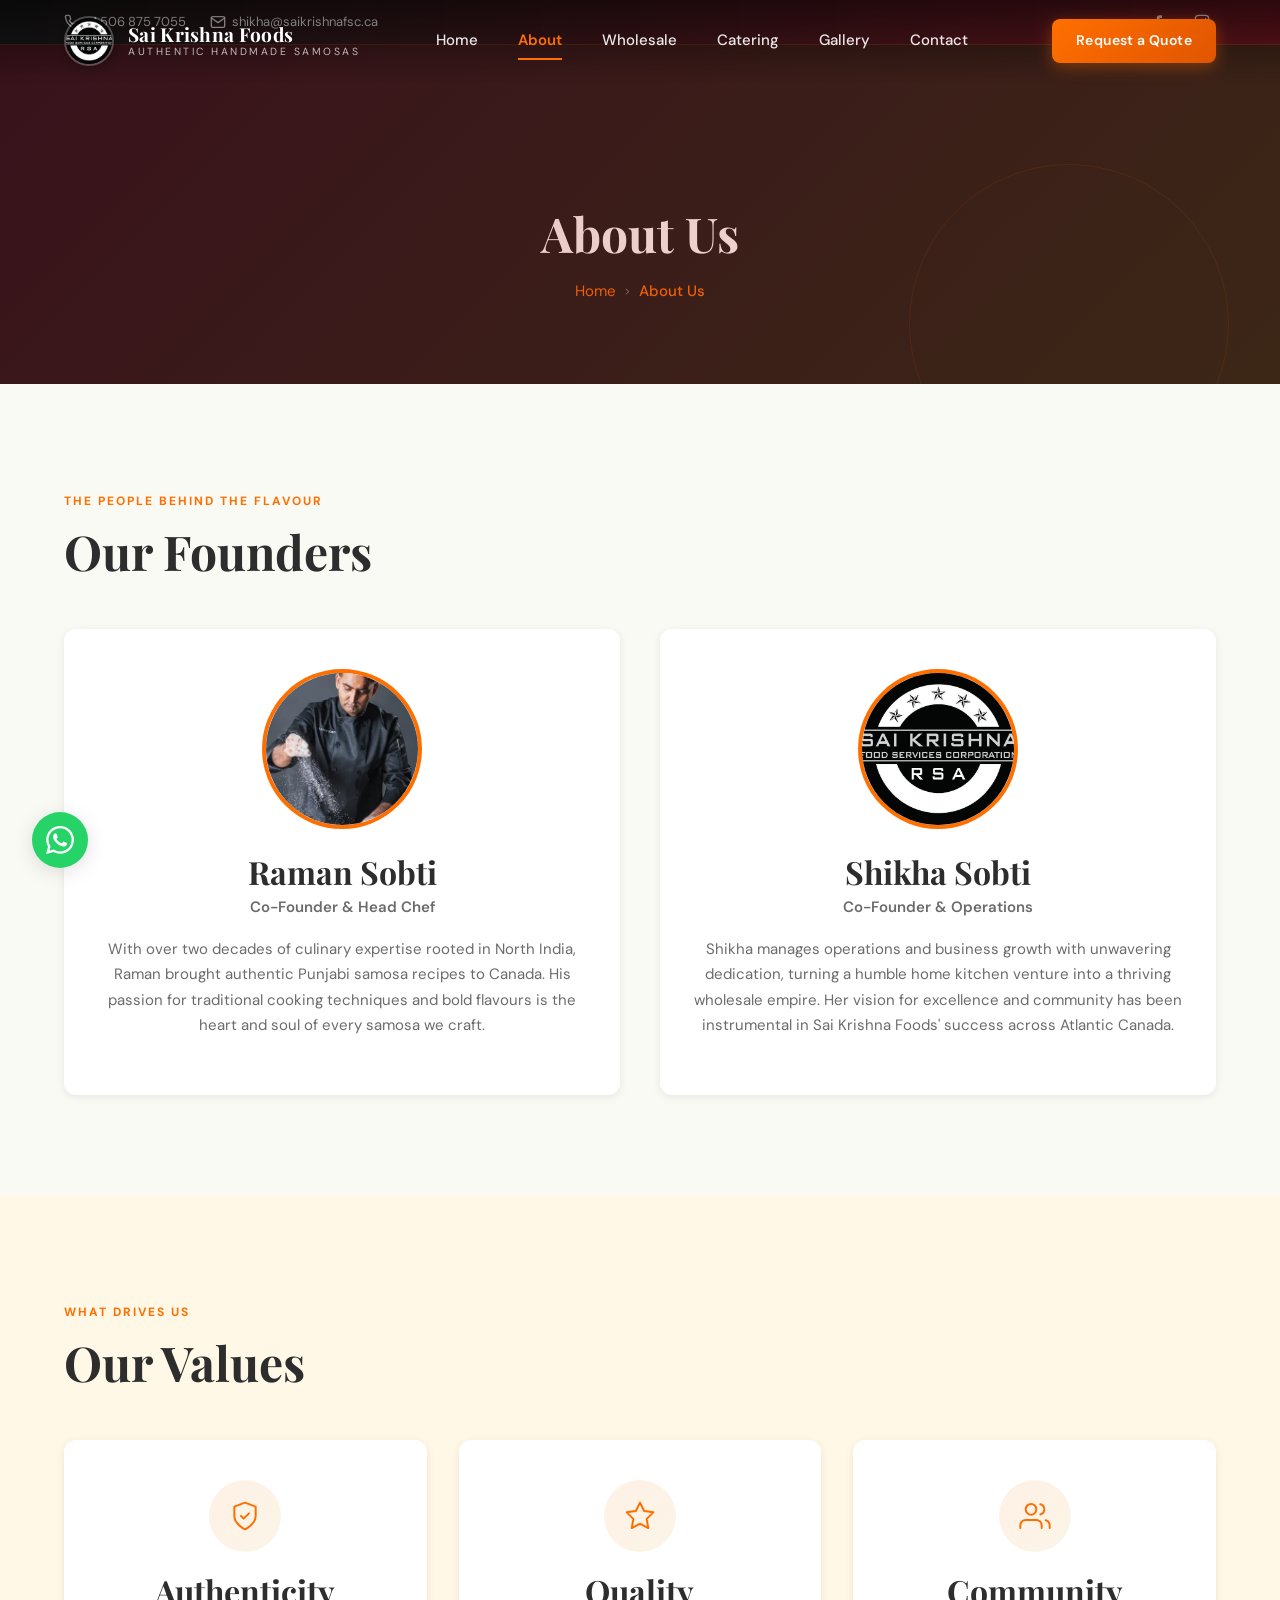
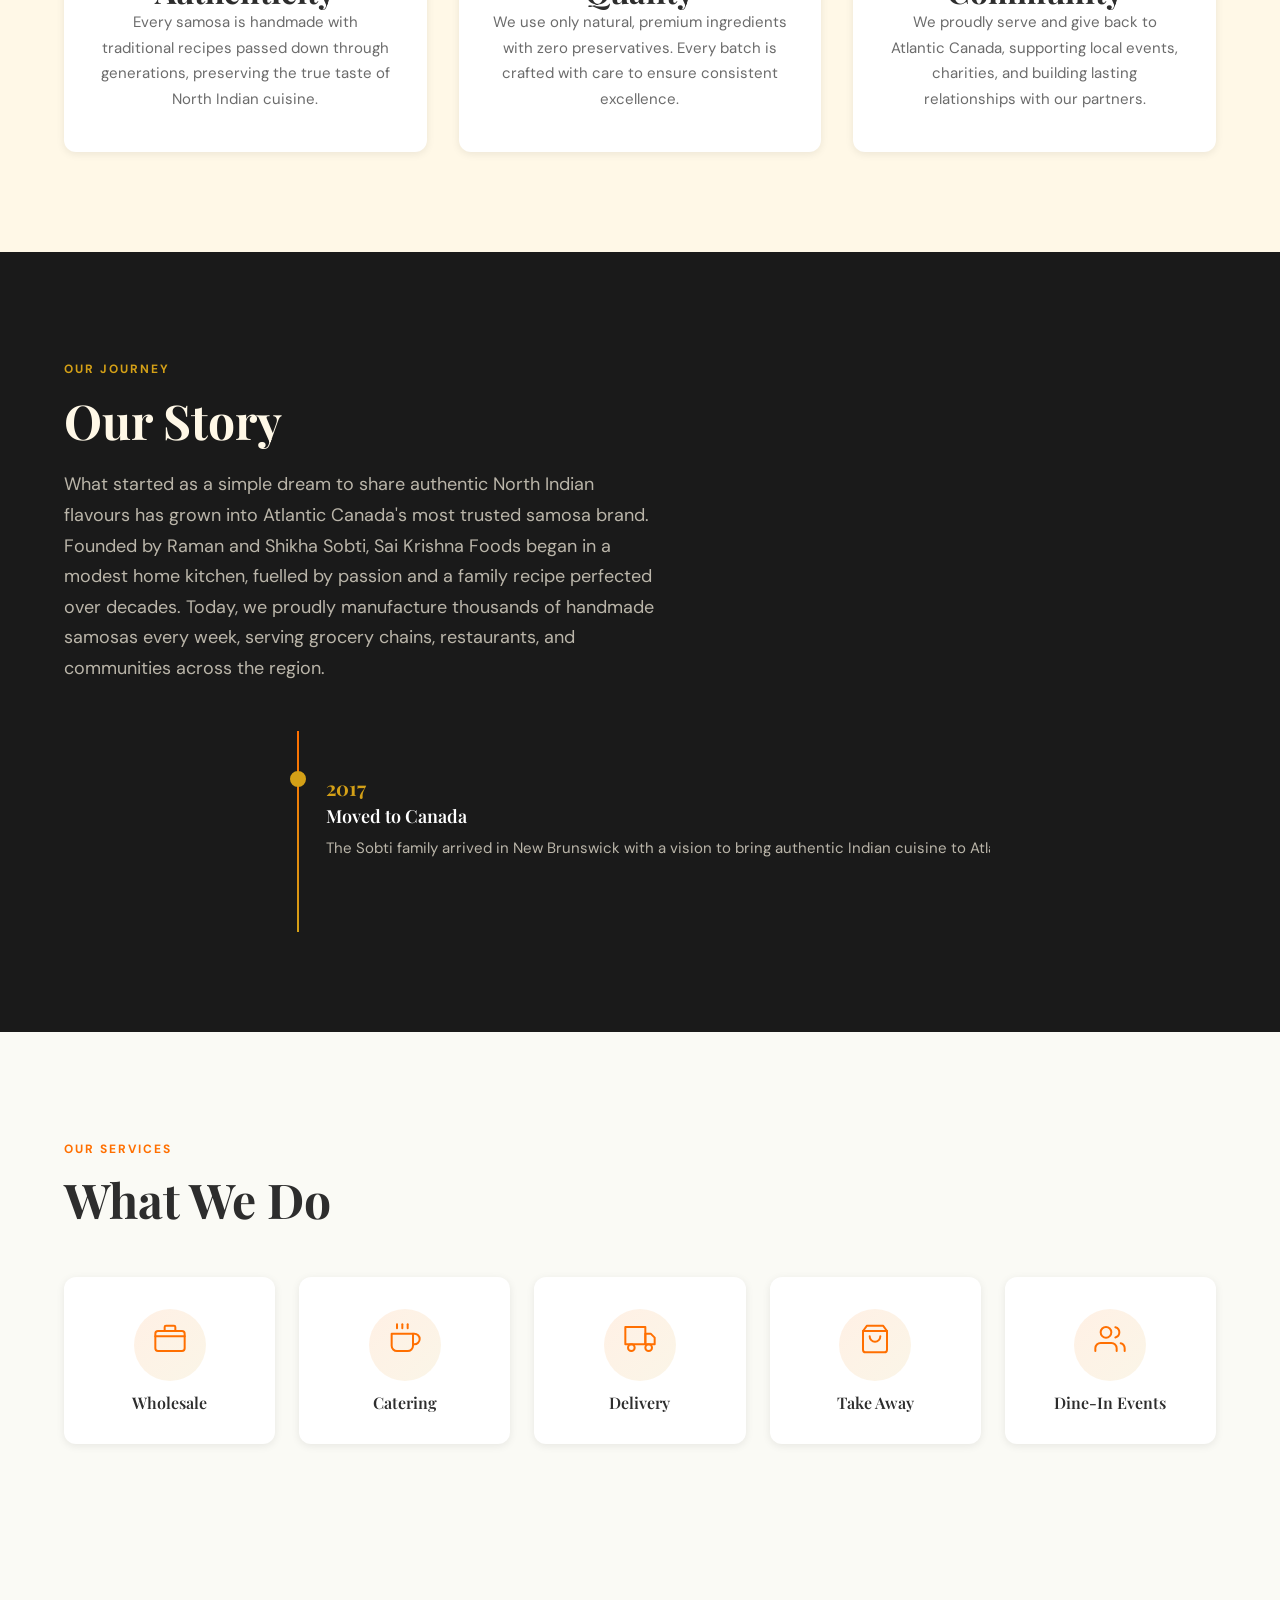
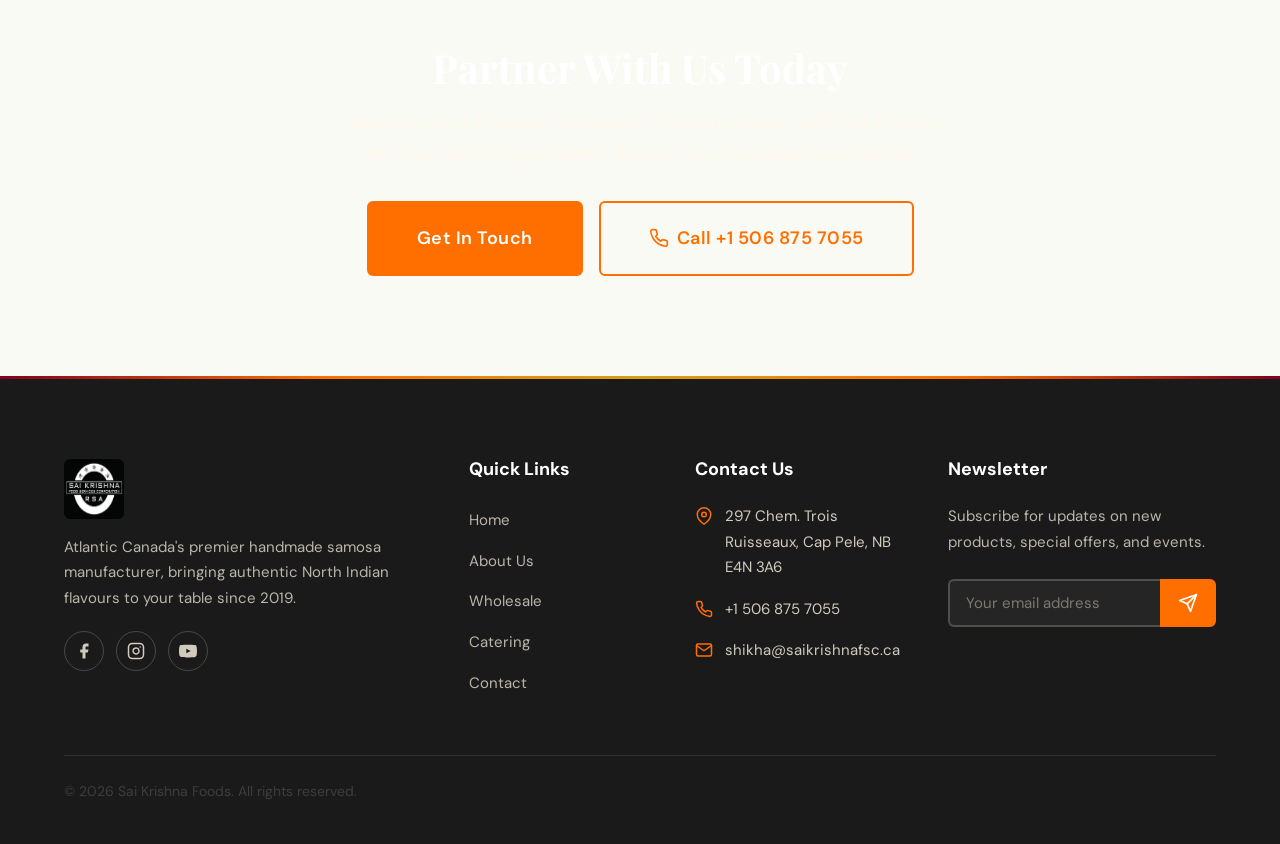
<file: about.html>
<!DOCTYPE html>
<html lang="en">
<head>
    <meta charset="UTF-8">
    <meta name="viewport" content="width=device-width, initial-scale=1.0">
    <title>About Us | Sai Krishna Foods</title>
    <meta name="description" content="Learn about Sai Krishna Foods - Atlantic Canada's leading handmade samosa manufacturer. Meet our founders Raman and Shikha Sobti and discover our story.">
    <meta name="keywords" content="Sai Krishna Foods, about us, samosa manufacturer, Atlantic Canada, Raman Sobti, Shikha Sobti">
    <link rel="icon" type="image/png" href="https://saikrishnafsc.ca/wp-content/uploads/2024/10/favicon.png">

    <!-- Open Graph -->
    <meta property="og:title" content="About Us | Sai Krishna Foods">
    <meta property="og:description" content="Meet the founders behind Atlantic Canada's premier handmade samosa brand. Discover our journey from a home kitchen to a wholesale empire.">
    <meta property="og:type" content="website">
    <meta property="og:url" content="https://saikrishnafsc.ca/about.html">
    <meta property="og:image" content="images/raman.webp">
    <meta property="og:site_name" content="Sai Krishna Foods">

    <!-- Google Fonts -->
    <link rel="preconnect" href="https://fonts.googleapis.com">
    <link rel="preconnect" href="https://fonts.gstatic.com" crossorigin>
    <link href="https://fonts.googleapis.com/css2?family=Playfair+Display:wght@400;500;600;700&family=DM+Sans:wght@300;400;500;600;700&display=swap" rel="stylesheet">

    <!-- CSS -->
    <link rel="stylesheet" href="css/styles.css">

    <!-- JSON-LD -->
    <script type="application/ld+json">
    {
        "@context": "https://schema.org",
        "@type": "LocalBusiness",
        "name": "Sai Krishna Foods",
        "description": "Atlantic Canada's leading handmade samosa manufacturer",
        "url": "https://saikrishnafsc.ca",
        "telephone": "+15068757055",
        "email": "shikha@saikrishnafsc.ca",
        "address": {
            "@type": "PostalAddress",
            "streetAddress": "297 Chem. Trois Ruisseaux",
            "addressLocality": "Cap Pele",
            "addressRegion": "NB",
            "postalCode": "E4N 3A6",
            "addressCountry": "CA"
        },
        "founder": [
            {
                "@type": "Person",
                "name": "Raman Sobti",
                "jobTitle": "Co-Founder & Head Chef"
            },
            {
                "@type": "Person",
                "name": "Shikha Sobti",
                "jobTitle": "Co-Founder & Operations"
            }
        ]
    }
    </script>
</head>
<body>

    <!-- Preloader -->
    <div class="preloader" id="preloader">
        <div class="preloader-inner">
            <div class="preloader-spinner"></div>
        </div>
    </div>

    <!-- Top Bar -->
    <div class="top-bar">
        <div class="container top-bar-inner">
            <div class="top-bar-left">
                <a href="tel:+15068757055" class="top-bar-link">
                    <svg width="16" height="16" viewBox="0 0 24 24" fill="none" stroke="currentColor" stroke-width="2" stroke-linecap="round" stroke-linejoin="round"><path d="M22 16.92v3a2 2 0 0 1-2.18 2 19.79 19.79 0 0 1-8.63-3.07 19.5 19.5 0 0 1-6-6 19.79 19.79 0 0 1-3.07-8.67A2 2 0 0 1 4.11 2h3a2 2 0 0 1 2 1.72c.127.96.361 1.903.7 2.81a2 2 0 0 1-.45 2.11L8.09 9.91a16 16 0 0 0 6 6l1.27-1.27a2 2 0 0 1 2.11-.45c.907.339 1.85.573 2.81.7A2 2 0 0 1 22 16.92z"/></svg>
                    +1 506 875 7055
                </a>
                <a href="mailto:shikha@saikrishnafsc.ca" class="top-bar-link">
                    <svg width="16" height="16" viewBox="0 0 24 24" fill="none" stroke="currentColor" stroke-width="2" stroke-linecap="round" stroke-linejoin="round"><path d="M4 4h16c1.1 0 2 .9 2 2v12c0 1.1-.9 2-2 2H4c-1.1 0-2-.9-2-2V6c0-1.1.9-2 2-2z"/><polyline points="22,6 12,13 2,6"/></svg>
                    shikha@saikrishnafsc.ca
                </a>
            </div>
            <div class="top-bar-right">
                <a href="https://www.facebook.com/saikrishnafsc" target="_blank" rel="noopener" class="top-bar-social" aria-label="Facebook">
                    <svg width="16" height="16" viewBox="0 0 24 24" fill="currentColor"><path d="M18 2h-3a5 5 0 0 0-5 5v3H7v4h3v8h4v-8h3l1-4h-4V7a1 1 0 0 1 1-1h3z"/></svg>
                </a>
                <a href="https://www.instagram.com/saikrishnafsc" target="_blank" rel="noopener" class="top-bar-social" aria-label="Instagram">
                    <svg width="16" height="16" viewBox="0 0 24 24" fill="none" stroke="currentColor" stroke-width="2" stroke-linecap="round" stroke-linejoin="round"><rect x="2" y="2" width="20" height="20" rx="5" ry="5"/><path d="M16 11.37A4 4 0 1 1 12.63 8 4 4 0 0 1 16 11.37z"/><line x1="17.5" y1="6.5" x2="17.51" y2="6.5"/></svg>
                </a>
            </div>
        </div>
    </div>

    <!-- Navbar -->
    <nav class="navbar">
        <div class="container">
            <a href="index.html" class="navbar-brand">
                <img src="images/cropped-logo.jpeg" alt="Sai Krishna Foods Logo" class="navbar-logo">
                <div class="navbar-brand-text">
                    Sai Krishna Foods
                    <small>AUTHENTIC HANDMADE SAMOSAS</small>
                </div>
            </a>
            <div class="nav-links">
                <a href="index.html">Home</a>
                <a href="about.html" class="active">About</a>
                <a href="wholesale.html">Wholesale</a>
                <a href="catering.html">Catering</a>
                <a href="gallery.html">Gallery</a>
                <a href="contact.html">Contact</a>
            </div>
            <div class="nav-cta">
                <a href="contact.html" class="btn btn-primary">Request a Quote</a>
            </div>
            <button class="mobile-toggle" aria-label="Toggle navigation">
                <span></span>
                <span></span>
                <span></span>
            </button>
        </div>
    </nav>

    <!-- Mobile Menu Overlay -->
    <div class="mobile-menu">
        <a href="index.html">Home</a>
        <a href="about.html" class="active">About</a>
        <a href="wholesale.html">Wholesale</a>
        <a href="catering.html">Catering</a>
        <a href="gallery.html">Gallery</a>
        <a href="contact.html">Contact</a>
        <a href="contact.html" class="btn btn-primary">Request a Quote</a>
    </div>

    <!-- Page Hero -->
    <section class="page-hero">
        <div class="container">
            <h1 class="page-hero-title">About Us</h1>
            <nav class="breadcrumb" aria-label="Breadcrumb">
                <a href="index.html">Home</a>
                <span class="breadcrumb-separator">&gt;</span>
                <span class="breadcrumb-current">About Us</span>
            </nav>
        </div>
    </section>

    <!-- Our Founders -->
    <section class="section founders-section">
        <div class="container">
            <div class="section-header animate-on-scroll">
                <span class="section-tag">The People Behind the Flavour</span>
                <h2 class="section-title">Our Founders</h2>
            </div>
            <div class="founders-grid">
                <div class="founder-card animate-on-scroll">
                    <div class="founder-image">
                        <img src="images/raman.webp" alt="Raman Sobti - Co-Founder &amp; Head Chef" loading="lazy">
                    </div>
                    <div class="founder-info">
                        <h3 class="founder-name">Raman Sobti</h3>
                        <p class="founder-role">Co-Founder &amp; Head Chef</p>
                        <p class="founder-bio">With over two decades of culinary expertise rooted in North India, Raman brought authentic Punjabi samosa recipes to Canada. His passion for traditional cooking techniques and bold flavours is the heart and soul of every samosa we craft.</p>
                    </div>
                </div>
                <div class="founder-card animate-on-scroll">
                    <div class="founder-image">
                        <img src="images/cropped-logo.jpeg" alt="Shikha Sobti - Co-Founder &amp; Operations" loading="lazy">
                    </div>
                    <div class="founder-info">
                        <h3 class="founder-name">Shikha Sobti</h3>
                        <p class="founder-role">Co-Founder &amp; Operations</p>
                        <p class="founder-bio">Shikha manages operations and business growth with unwavering dedication, turning a humble home kitchen venture into a thriving wholesale empire. Her vision for excellence and community has been instrumental in Sai Krishna Foods' success across Atlantic Canada.</p>
                    </div>
                </div>
            </div>
        </div>
    </section>

    <!-- Our Values -->
    <section class="section section-cream values-section">
        <div class="container">
            <div class="section-header animate-on-scroll">
                <span class="section-tag">What Drives Us</span>
                <h2 class="section-title">Our Values</h2>
            </div>
            <div class="values-grid">
                <div class="value-card animate-on-scroll">
                    <div class="value-icon">
                        <svg width="48" height="48" viewBox="0 0 24 24" fill="none" stroke="currentColor" stroke-width="1.5" stroke-linecap="round" stroke-linejoin="round">
                            <path d="M12 22s8-4 8-10V5l-8-3-8 3v7c0 6 8 10 8 10z"/>
                            <path d="M9 12l2 2 4-4"/>
                        </svg>
                    </div>
                    <h3 class="value-title">Authenticity</h3>
                    <p class="value-description">Every samosa is handmade with traditional recipes passed down through generations, preserving the true taste of North Indian cuisine.</p>
                </div>
                <div class="value-card animate-on-scroll">
                    <div class="value-icon">
                        <svg width="48" height="48" viewBox="0 0 24 24" fill="none" stroke="currentColor" stroke-width="1.5" stroke-linecap="round" stroke-linejoin="round">
                            <path d="M12 2l3.09 6.26L22 9.27l-5 4.87 1.18 6.88L12 17.77l-6.18 3.25L7 14.14 2 9.27l6.91-1.01L12 2z"/>
                        </svg>
                    </div>
                    <h3 class="value-title">Quality</h3>
                    <p class="value-description">We use only natural, premium ingredients with zero preservatives. Every batch is crafted with care to ensure consistent excellence.</p>
                </div>
                <div class="value-card animate-on-scroll">
                    <div class="value-icon">
                        <svg width="48" height="48" viewBox="0 0 24 24" fill="none" stroke="currentColor" stroke-width="1.5" stroke-linecap="round" stroke-linejoin="round">
                            <path d="M17 21v-2a4 4 0 0 0-4-4H5a4 4 0 0 0-4 4v2"/>
                            <circle cx="9" cy="7" r="4"/>
                            <path d="M23 21v-2a4 4 0 0 0-3-3.87"/>
                            <path d="M16 3.13a4 4 0 0 1 0 7.75"/>
                        </svg>
                    </div>
                    <h3 class="value-title">Community</h3>
                    <p class="value-description">We proudly serve and give back to Atlantic Canada, supporting local events, charities, and building lasting relationships with our partners.</p>
                </div>
            </div>
        </div>
    </section>

    <!-- Our Story Timeline -->
    <section class="section section-dark story-section">
        <div class="container">
            <div class="section-header animate-on-scroll">
                <span class="section-tag">Our Journey</span>
                <h2 class="section-title">Our Story</h2>
                <p class="section-subtitle">What started as a simple dream to share authentic North Indian flavours has grown into Atlantic Canada's most trusted samosa brand. Founded by Raman and Shikha Sobti, Sai Krishna Foods began in a modest home kitchen, fuelled by passion and a family recipe perfected over decades. Today, we proudly manufacture thousands of handmade samosas every week, serving grocery chains, restaurants, and communities across the region.</p>
            </div>
            <div class="timeline">
                <div class="timeline-item animate-on-scroll">
                    <div class="timeline-marker"></div>
                    <div class="timeline-content">
                        <span class="timeline-year">2017</span>
                        <h4 class="timeline-title">Moved to Canada</h4>
                        <p>The Sobti family arrived in New Brunswick with a vision to bring authentic Indian cuisine to Atlantic Canada.</p>
                    </div>
                </div>
                <div class="timeline-item animate-on-scroll">
                    <div class="timeline-marker"></div>
                    <div class="timeline-content">
                        <span class="timeline-year">2019</span>
                        <h4 class="timeline-title">First 200 Samosas</h4>
                        <p>Debuted at a local farmers market with 200 handmade samosas that sold out within hours, sparking overwhelming demand.</p>
                    </div>
                </div>
                <div class="timeline-item animate-on-scroll">
                    <div class="timeline-marker"></div>
                    <div class="timeline-content">
                        <span class="timeline-year">2020</span>
                        <h4 class="timeline-title">Expanded to Wholesale</h4>
                        <p>Growing demand led to the transition from farmers markets to wholesale distribution, partnering with local retailers.</p>
                    </div>
                </div>
                <div class="timeline-item animate-on-scroll">
                    <div class="timeline-marker"></div>
                    <div class="timeline-content">
                        <span class="timeline-year">2021</span>
                        <h4 class="timeline-title">Supplying All Sobeys NB</h4>
                        <p>Became a trusted supplier to all Sobeys locations across New Brunswick, a major milestone in our growth.</p>
                    </div>
                </div>
                <div class="timeline-item animate-on-scroll">
                    <div class="timeline-marker"></div>
                    <div class="timeline-content">
                        <span class="timeline-year">Now</span>
                        <h4 class="timeline-title">Atlantic Canada's Leading Samosa Manufacturer</h4>
                        <p>Operating from a state-of-the-art facility, we are the premier handmade samosa manufacturer serving all of Atlantic Canada.</p>
                    </div>
                </div>
            </div>
        </div>
    </section>

    <!-- What We Do -->
    <section class="section what-we-do-section">
        <div class="container">
            <div class="section-header animate-on-scroll">
                <span class="section-tag">Our Services</span>
                <h2 class="section-title">What We Do</h2>
            </div>
            <div class="service-links-grid">
                <a href="wholesale.html" class="service-link-card animate-on-scroll">
                    <div class="service-link-icon">
                        <svg width="40" height="40" viewBox="0 0 24 24" fill="none" stroke="currentColor" stroke-width="1.5" stroke-linecap="round" stroke-linejoin="round">
                            <rect x="1" y="6" width="22" height="15" rx="2"/>
                            <path d="M1 10h22"/>
                            <path d="M8 6V3a1 1 0 0 1 1-1h6a1 1 0 0 1 1 1v3"/>
                        </svg>
                    </div>
                    <h5 class="service-link-title">Wholesale</h5>
                </a>
                <a href="catering.html" class="service-link-card animate-on-scroll">
                    <div class="service-link-icon">
                        <svg width="40" height="40" viewBox="0 0 24 24" fill="none" stroke="currentColor" stroke-width="1.5" stroke-linecap="round" stroke-linejoin="round">
                            <path d="M18 8h1a4 4 0 0 1 0 8h-1"/>
                            <path d="M2 8h16v9a4 4 0 0 1-4 4H6a4 4 0 0 1-4-4V8z"/>
                            <line x1="6" y1="1" x2="6" y2="4"/>
                            <line x1="10" y1="1" x2="10" y2="4"/>
                            <line x1="14" y1="1" x2="14" y2="4"/>
                        </svg>
                    </div>
                    <h5 class="service-link-title">Catering</h5>
                </a>
                <div class="service-link-card animate-on-scroll">
                    <div class="service-link-icon">
                        <svg width="40" height="40" viewBox="0 0 24 24" fill="none" stroke="currentColor" stroke-width="1.5" stroke-linecap="round" stroke-linejoin="round">
                            <rect x="1" y="3" width="15" height="13"/>
                            <polygon points="16 8 20 8 23 11 23 16 16 16 16 8"/>
                            <circle cx="5.5" cy="18.5" r="2.5"/>
                            <circle cx="18.5" cy="18.5" r="2.5"/>
                        </svg>
                    </div>
                    <h5 class="service-link-title">Delivery</h5>
                </div>
                <div class="service-link-card animate-on-scroll">
                    <div class="service-link-icon">
                        <svg width="40" height="40" viewBox="0 0 24 24" fill="none" stroke="currentColor" stroke-width="1.5" stroke-linecap="round" stroke-linejoin="round">
                            <path d="M6 2L3 6v14a2 2 0 0 0 2 2h14a2 2 0 0 0 2-2V6l-3-4z"/>
                            <line x1="3" y1="6" x2="21" y2="6"/>
                            <path d="M16 10a4 4 0 0 1-8 0"/>
                        </svg>
                    </div>
                    <h5 class="service-link-title">Take Away</h5>
                </div>
                <div class="service-link-card animate-on-scroll">
                    <div class="service-link-icon">
                        <svg width="40" height="40" viewBox="0 0 24 24" fill="none" stroke="currentColor" stroke-width="1.5" stroke-linecap="round" stroke-linejoin="round">
                            <path d="M17 21v-2a4 4 0 0 0-4-4H5a4 4 0 0 0-4 4v2"/>
                            <circle cx="9" cy="7" r="4"/>
                            <path d="M23 21v-2a4 4 0 0 0-3-3.87"/>
                            <path d="M16 3.13a4 4 0 0 1 0 7.75"/>
                        </svg>
                    </div>
                    <h5 class="service-link-title">Dine-In Events</h5>
                </div>
            </div>
        </div>
    </section>

    <!-- CTA Section -->
    <section class="section cta-section">
        <div class="container">
            <div class="cta-content animate-on-scroll">
                <h2 class="cta-title">Partner With Us Today</h2>
                <p class="cta-text">Whether you're a retailer, restaurant, or event planner, we'd love to work with you. Let's bring authentic flavours to your customers together.</p>
                <div class="cta-buttons">
                    <a href="contact.html" class="btn btn-primary btn-lg">Get In Touch</a>
                    <a href="tel:+15068757055" class="btn btn-outline btn-lg">
                        <svg width="20" height="20" viewBox="0 0 24 24" fill="none" stroke="currentColor" stroke-width="2" stroke-linecap="round" stroke-linejoin="round"><path d="M22 16.92v3a2 2 0 0 1-2.18 2 19.79 19.79 0 0 1-8.63-3.07 19.5 19.5 0 0 1-6-6 19.79 19.79 0 0 1-3.07-8.67A2 2 0 0 1 4.11 2h3a2 2 0 0 1 2 1.72c.127.96.361 1.903.7 2.81a2 2 0 0 1-.45 2.11L8.09 9.91a16 16 0 0 0 6 6l1.27-1.27a2 2 0 0 1 2.11-.45c.907.339 1.85.573 2.81.7A2 2 0 0 1 22 16.92z"/></svg>
                        Call +1 506 875 7055
                    </a>
                </div>
            </div>
        </div>
    </section>

    <!-- Footer -->
    <footer class="footer">
        <div class="container">
            <div class="footer-grid">
                <!-- Brand Column -->
                <div class="footer-col">
                    <a href="index.html" class="footer-brand">
                        <img src="images/cropped-logo.jpeg" alt="Sai Krishna Foods" class="footer-logo">
                    </a>
                    <p class="footer-about">Atlantic Canada's premier handmade samosa manufacturer, bringing authentic North Indian flavours to your table since 2019.</p>
                    <div class="footer-social">
                        <a href="https://www.facebook.com/saikrishnafsc" target="_blank" rel="noopener" aria-label="Facebook">
                            <svg width="20" height="20" viewBox="0 0 24 24" fill="currentColor"><path d="M18 2h-3a5 5 0 0 0-5 5v3H7v4h3v8h4v-8h3l1-4h-4V7a1 1 0 0 1 1-1h3z"/></svg>
                        </a>
                        <a href="https://www.instagram.com/saikrishnafsc" target="_blank" rel="noopener" aria-label="Instagram">
                            <svg width="20" height="20" viewBox="0 0 24 24" fill="none" stroke="currentColor" stroke-width="2" stroke-linecap="round" stroke-linejoin="round"><rect x="2" y="2" width="20" height="20" rx="5" ry="5"/><path d="M16 11.37A4 4 0 1 1 12.63 8 4 4 0 0 1 16 11.37z"/><line x1="17.5" y1="6.5" x2="17.51" y2="6.5"/></svg>
                        </a>
                        <a href="https://www.youtube.com/@saikrishnafsc" target="_blank" rel="noopener" aria-label="YouTube">
                            <svg width="20" height="20" viewBox="0 0 24 24" fill="currentColor"><path d="M23.5 6.19a3.02 3.02 0 0 0-2.12-2.14C19.5 3.5 12 3.5 12 3.5s-7.5 0-9.38.55A3.02 3.02 0 0 0 .5 6.19 31.6 31.6 0 0 0 0 12a31.6 31.6 0 0 0 .5 5.81 3.02 3.02 0 0 0 2.12 2.14c1.87.55 9.38.55 9.38.55s7.5 0 9.38-.55a3.02 3.02 0 0 0 2.12-2.14A31.6 31.6 0 0 0 24 12a31.6 31.6 0 0 0-.5-5.81zM9.75 15.02V8.98L15.5 12l-5.75 3.02z"/></svg>
                        </a>
                    </div>
                </div>

                <!-- Quick Links -->
                <div class="footer-col">
                    <h4 class="footer-heading">Quick Links</h4>
                    <ul class="footer-links">
                        <li><a href="index.html">Home</a></li>
                        <li><a href="about.html">About Us</a></li>
                        <li><a href="wholesale.html">Wholesale</a></li>
                        <li><a href="catering.html">Catering</a></li>
                        <li><a href="contact.html">Contact</a></li>
                    </ul>
                </div>

                <!-- Contact Info -->
                <div class="footer-col">
                    <h4 class="footer-heading">Contact Us</h4>
                    <ul class="footer-contact">
                        <li>
                            <svg width="16" height="16" viewBox="0 0 24 24" fill="none" stroke="currentColor" stroke-width="2" stroke-linecap="round" stroke-linejoin="round"><path d="M21 10c0 7-9 13-9 13s-9-6-9-13a9 9 0 0 1 18 0z"/><circle cx="12" cy="10" r="3"/></svg>
                            <span>297 Chem. Trois Ruisseaux, Cap Pele, NB E4N 3A6</span>
                        </li>
                        <li>
                            <svg width="16" height="16" viewBox="0 0 24 24" fill="none" stroke="currentColor" stroke-width="2" stroke-linecap="round" stroke-linejoin="round"><path d="M22 16.92v3a2 2 0 0 1-2.18 2 19.79 19.79 0 0 1-8.63-3.07 19.5 19.5 0 0 1-6-6 19.79 19.79 0 0 1-3.07-8.67A2 2 0 0 1 4.11 2h3a2 2 0 0 1 2 1.72c.127.96.361 1.903.7 2.81a2 2 0 0 1-.45 2.11L8.09 9.91a16 16 0 0 0 6 6l1.27-1.27a2 2 0 0 1 2.11-.45c.907.339 1.85.573 2.81.7A2 2 0 0 1 22 16.92z"/></svg>
                            <a href="tel:+15068757055">+1 506 875 7055</a>
                        </li>
                        <li>
                            <svg width="16" height="16" viewBox="0 0 24 24" fill="none" stroke="currentColor" stroke-width="2" stroke-linecap="round" stroke-linejoin="round"><path d="M4 4h16c1.1 0 2 .9 2 2v12c0 1.1-.9 2-2 2H4c-1.1 0-2-.9-2-2V6c0-1.1.9-2 2-2z"/><polyline points="22,6 12,13 2,6"/></svg>
                            <a href="mailto:shikha@saikrishnafsc.ca">shikha@saikrishnafsc.ca</a>
                        </li>
                    </ul>
                </div>

                <!-- Newsletter -->
                <div class="footer-col">
                    <h4 class="footer-heading">Newsletter</h4>
                    <p class="footer-newsletter-text">Subscribe for updates on new products, special offers, and events.</p>
                    <form class="footer-newsletter-form" action="#" method="POST">
                        <div class="newsletter-input-group">
                            <input type="email" placeholder="Your email address" required aria-label="Email address">
                            <button type="submit" class="btn btn-primary" aria-label="Subscribe">
                                <svg width="20" height="20" viewBox="0 0 24 24" fill="none" stroke="currentColor" stroke-width="2" stroke-linecap="round" stroke-linejoin="round"><line x1="22" y1="2" x2="11" y2="13"/><polygon points="22 2 15 22 11 13 2 9 22 2"/></svg>
                            </button>
                        </div>
                    </form>
                </div>
            </div>
            <div class="footer-bottom">
                <p>&copy; 2026 Sai Krishna Foods. All rights reserved.</p>
            </div>
        </div>
    </footer>

    <!-- Scroll to Top -->
    <button class="scroll-to-top" id="scrollToTop" aria-label="Scroll to top">
        <svg width="24" height="24" viewBox="0 0 24 24" fill="none" stroke="currentColor" stroke-width="2" stroke-linecap="round" stroke-linejoin="round"><polyline points="18 15 12 9 6 15"/></svg>
    </button>

    <!-- WhatsApp Button -->
    <a href="https://wa.me/15068757055" class="whatsapp-btn" target="_blank" rel="noopener" aria-label="Chat on WhatsApp">
        <svg width="28" height="28" viewBox="0 0 24 24" fill="#fff"><path d="M17.472 14.382c-.297-.149-1.758-.867-2.03-.967-.273-.099-.471-.148-.67.15-.197.297-.767.966-.94 1.164-.173.199-.347.223-.644.075-.297-.15-1.255-.463-2.39-1.475-.883-.788-1.48-1.761-1.653-2.059-.173-.297-.018-.458.13-.606.134-.133.298-.347.446-.52.149-.174.198-.298.298-.497.099-.198.05-.371-.025-.52-.075-.149-.669-1.612-.916-2.207-.242-.579-.487-.5-.669-.51-.173-.008-.371-.01-.57-.01-.198 0-.52.074-.792.372-.272.297-1.04 1.016-1.04 2.479 0 1.462 1.065 2.875 1.213 3.074.149.198 2.096 3.2 5.077 4.487.709.306 1.262.489 1.694.625.712.227 1.36.195 1.871.118.571-.085 1.758-.719 2.006-1.413.248-.694.248-1.289.173-1.413-.074-.124-.272-.198-.57-.347m-5.421 7.403h-.004a9.87 9.87 0 0 1-5.031-1.378l-.361-.214-3.741.982.998-3.648-.235-.374a9.86 9.86 0 0 1-1.51-5.26c.001-5.45 4.436-9.884 9.888-9.884 2.64 0 5.122 1.03 6.988 2.898a9.825 9.825 0 0 1 2.893 6.994c-.003 5.45-4.437 9.884-9.885 9.884m8.413-18.297A11.815 11.815 0 0 0 12.05 0C5.495 0 .16 5.335.157 11.892c0 2.096.547 4.142 1.588 5.945L.057 24l6.305-1.654a11.882 11.882 0 0 0 5.683 1.448h.005c6.554 0 11.89-5.335 11.893-11.893a11.821 11.821 0 0 0-3.48-8.413z"/></svg>
    </a>

    <!-- JS -->
    <script src="js/main.js"></script>
</body>
</html>
</file>
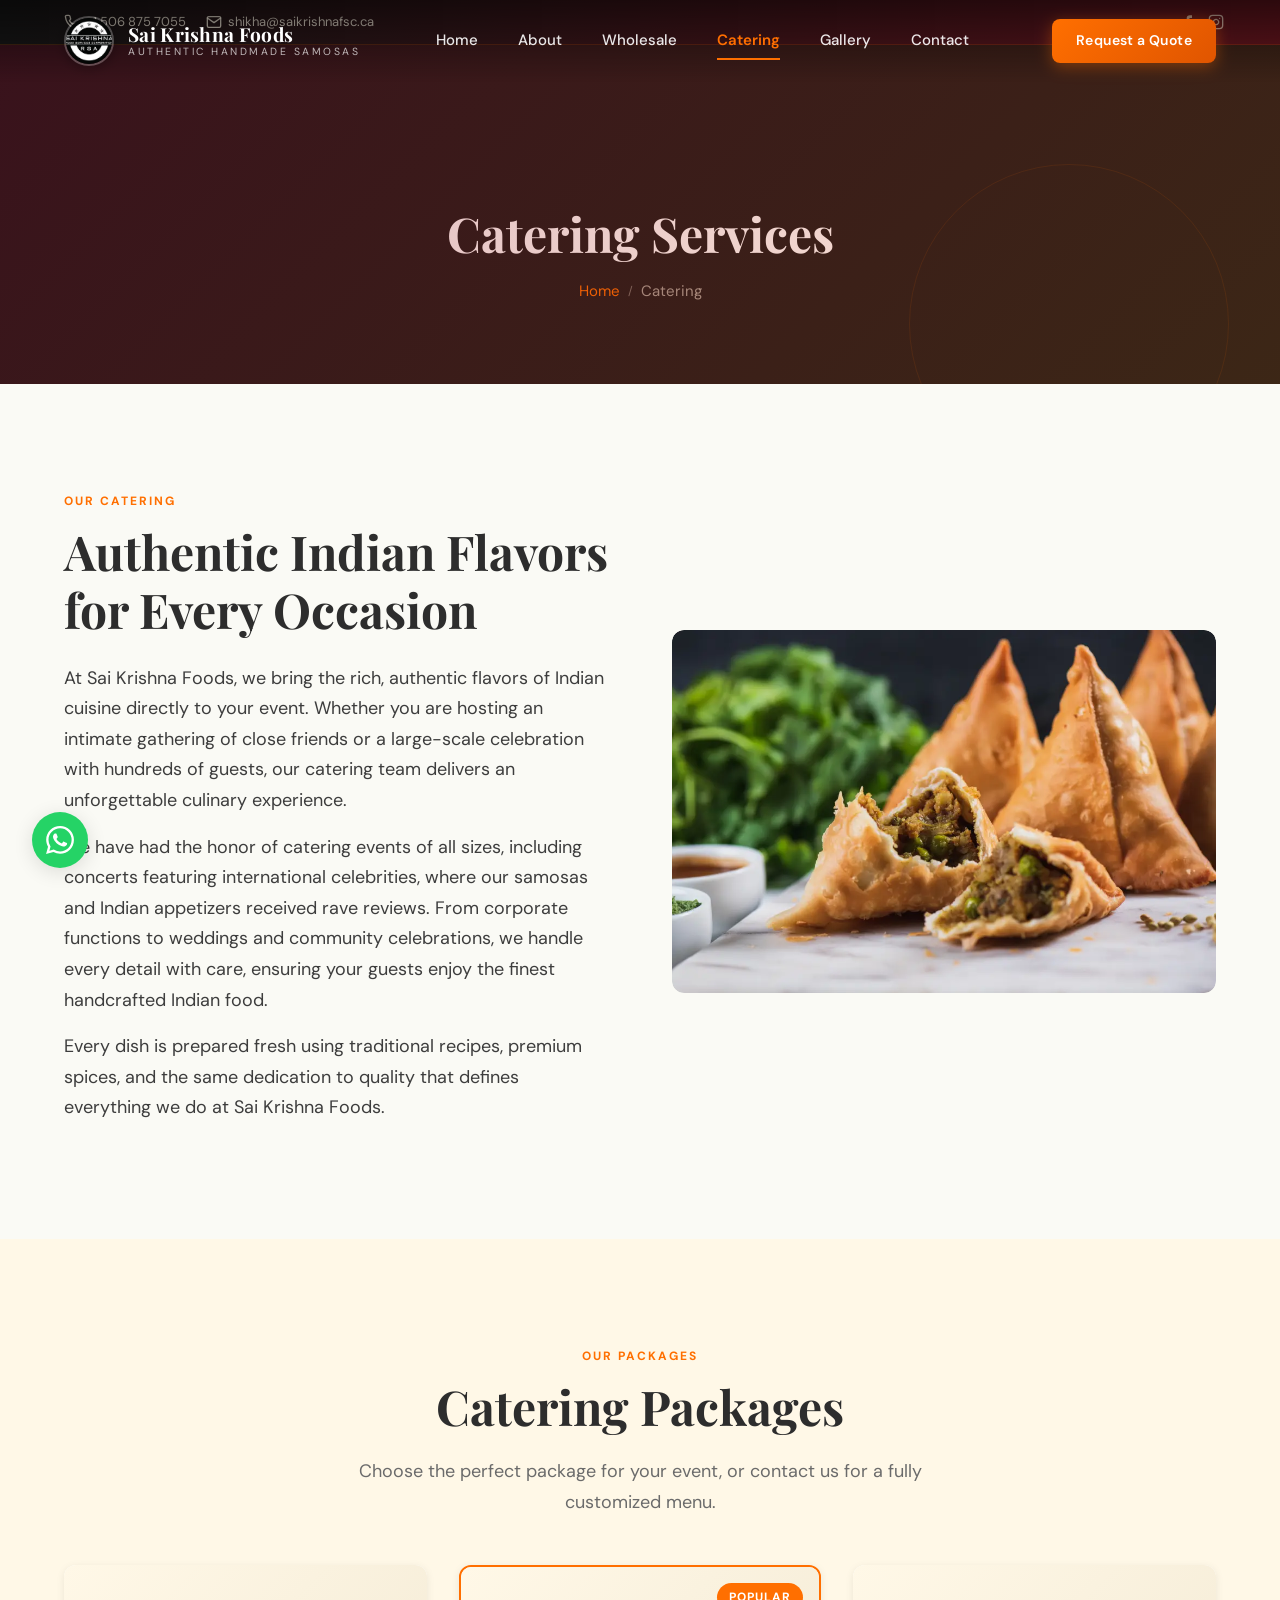
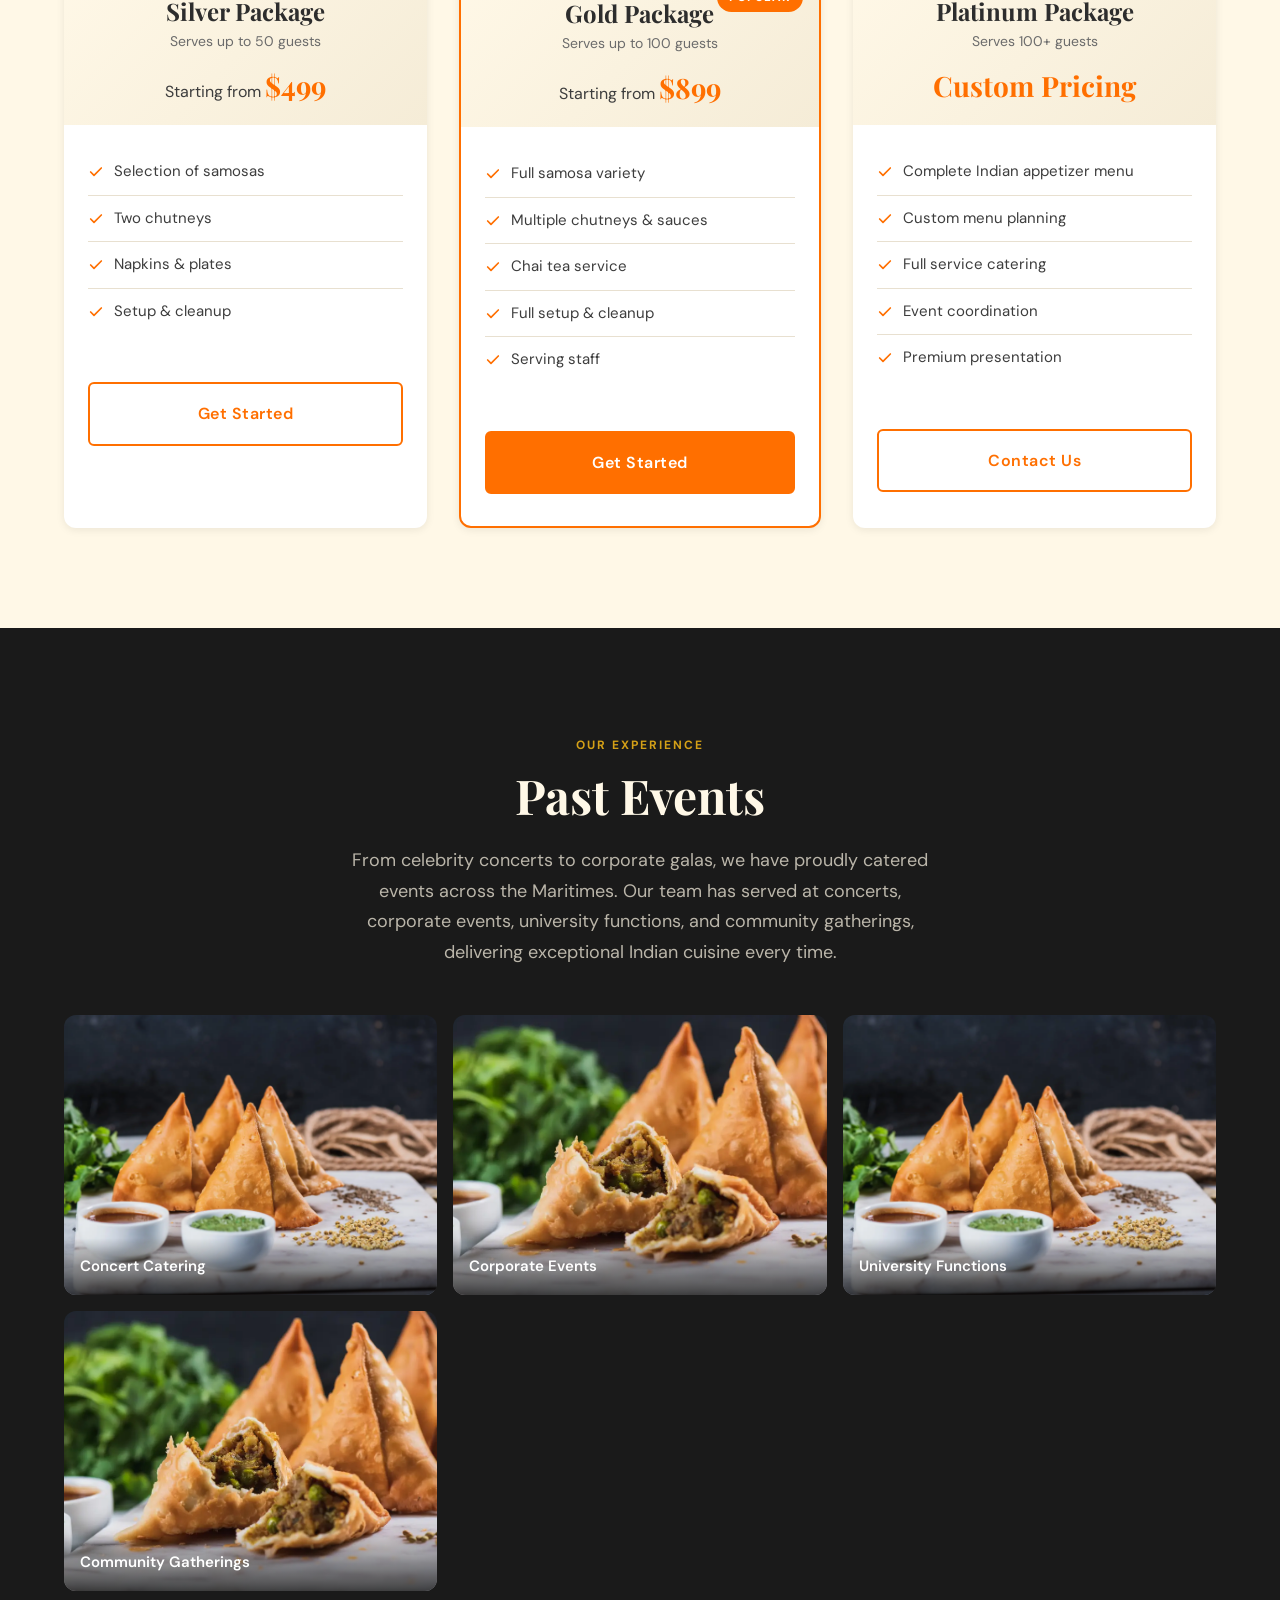
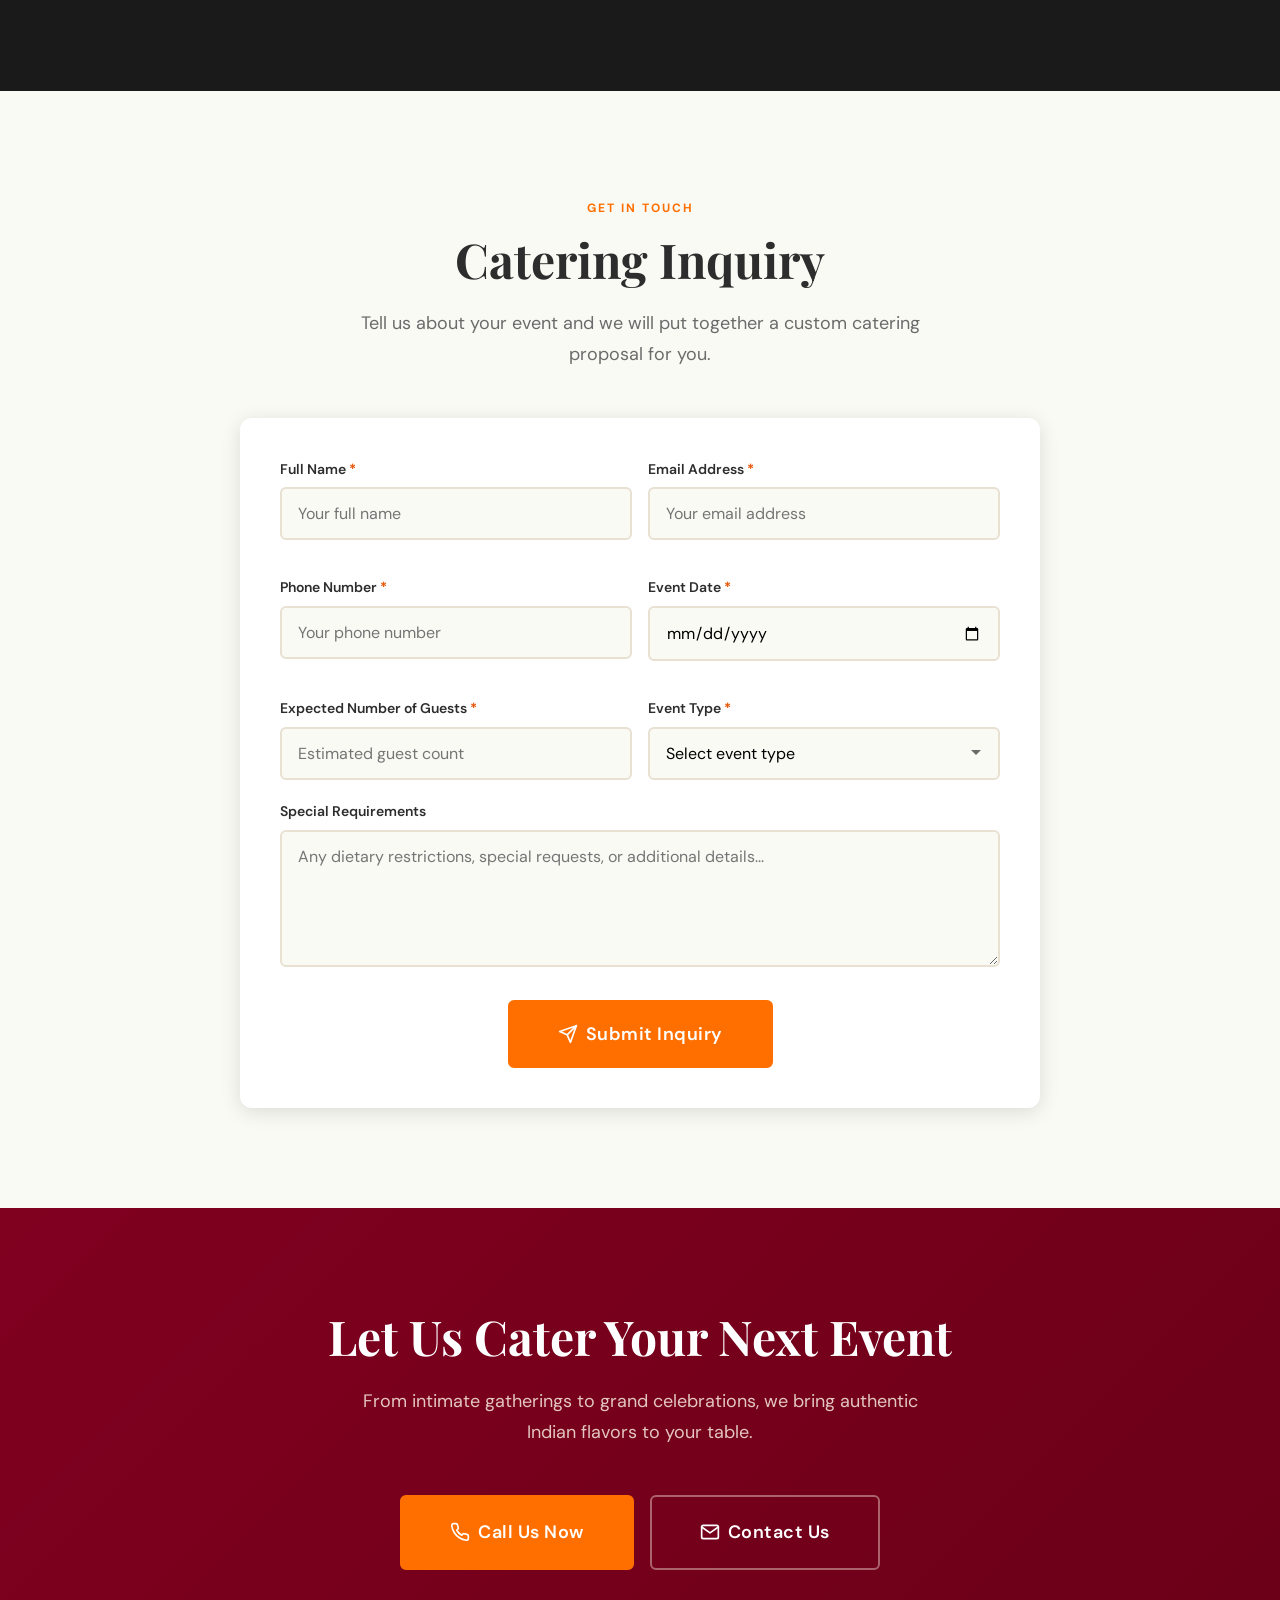
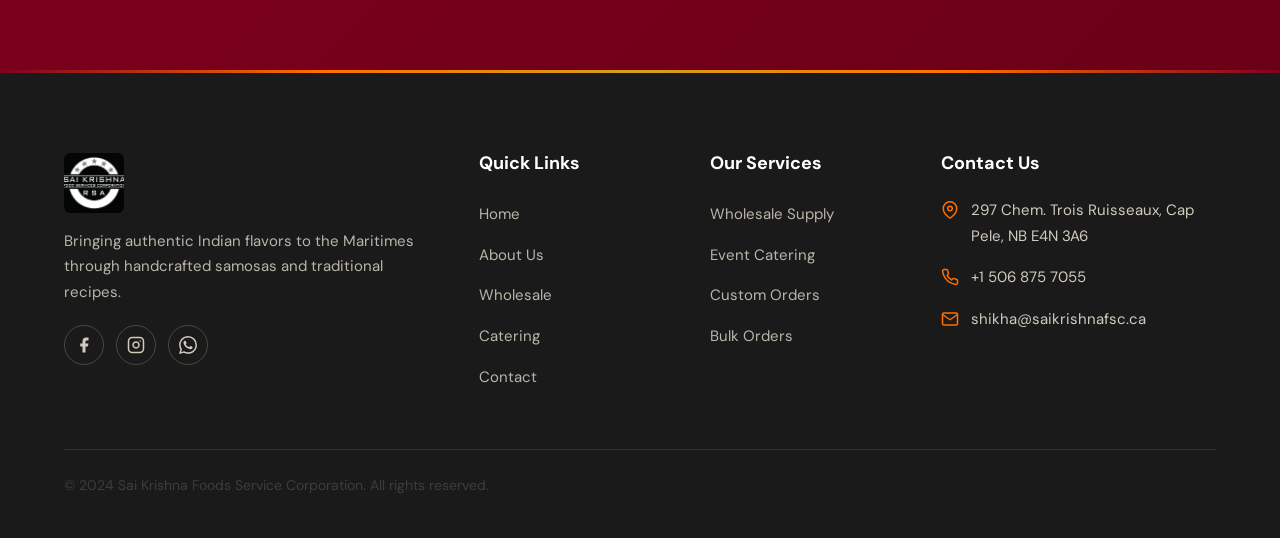
<file: catering.html>
<!DOCTYPE html>
<html lang="en">
<head>
    <meta charset="UTF-8">
    <meta name="viewport" content="width=device-width, initial-scale=1.0">
    <title>Catering | Sai Krishna Foods</title>
    <link rel="icon" type="image/png" href="https://saikrishnafsc.ca/wp-content/uploads/2024/10/favicon.png">
    <link rel="preconnect" href="https://fonts.googleapis.com">
    <link rel="preconnect" href="https://fonts.gstatic.com" crossorigin>
    <link href="https://fonts.googleapis.com/css2?family=Playfair+Display:wght@400;500;600;700&family=DM+Sans:wght@300;400;500;600;700&display=swap" rel="stylesheet">
    <link rel="stylesheet" href="css/styles.css">
</head>
<body>

    <!-- Preloader -->
    <div class="preloader" id="preloader">
        <div class="preloader-inner">
            <div class="preloader-logo">
                <img src="images/cropped-logo.jpeg" alt="Sai Krishna Foods">
            </div>
            <div class="preloader-spinner"></div>
        </div>
    </div>

    <!-- Top Bar -->
    <div class="top-bar">
        <div class="container top-bar-inner">
            <div class="top-bar-contact">
                <a href="tel:+15068757055">
                    <svg width="16" height="16" viewBox="0 0 24 24" fill="none" stroke="currentColor" stroke-width="2" stroke-linecap="round" stroke-linejoin="round"><path d="M22 16.92v3a2 2 0 0 1-2.18 2 19.79 19.79 0 0 1-8.63-3.07 19.5 19.5 0 0 1-6-6 19.79 19.79 0 0 1-3.07-8.67A2 2 0 0 1 4.11 2h3a2 2 0 0 1 2 1.72c.127.96.361 1.903.7 2.81a2 2 0 0 1-.45 2.11L8.09 9.91a16 16 0 0 0 6 6l1.27-1.27a2 2 0 0 1 2.11-.45c.907.339 1.85.573 2.81.7A2 2 0 0 1 22 16.92z"/></svg>
                    +1 506 875 7055
                </a>
                <a href="mailto:shikha@saikrishnafsc.ca">
                    <svg width="16" height="16" viewBox="0 0 24 24" fill="none" stroke="currentColor" stroke-width="2" stroke-linecap="round" stroke-linejoin="round"><path d="M4 4h16c1.1 0 2 .9 2 2v12c0 1.1-.9 2-2 2H4c-1.1 0-2-.9-2-2V6c0-1.1.9-2 2-2z"/><polyline points="22,6 12,13 2,6"/></svg>
                    shikha@saikrishnafsc.ca
                </a>
            </div>
            <div class="top-bar-social">
                <a href="https://www.facebook.com/SaiKrishnaFoodServicesCorporation/" target="_blank" rel="noopener" aria-label="Facebook">
                    <svg width="16" height="16" viewBox="0 0 24 24" fill="currentColor"><path d="M18 2h-3a5 5 0 0 0-5 5v3H7v4h3v8h4v-8h3l1-4h-4V7a1 1 0 0 1 1-1h3z"/></svg>
                </a>
                <a href="https://www.instagram.com/saikrishnafoods" target="_blank" rel="noopener" aria-label="Instagram">
                    <svg width="16" height="16" viewBox="0 0 24 24" fill="none" stroke="currentColor" stroke-width="2" stroke-linecap="round" stroke-linejoin="round"><rect x="2" y="2" width="20" height="20" rx="5" ry="5"/><path d="M16 11.37A4 4 0 1 1 12.63 8 4 4 0 0 1 16 11.37z"/><line x1="17.5" y1="6.5" x2="17.51" y2="6.5"/></svg>
                </a>
            </div>
        </div>
    </div>

    <!-- Navbar -->
    <nav class="navbar">
        <div class="container">
            <a href="index.html" class="navbar-brand">
                <img src="images/cropped-logo.jpeg" alt="Sai Krishna Foods Logo" class="navbar-logo">
                <div class="navbar-brand-text">
                    Sai Krishna Foods
                    <small>AUTHENTIC HANDMADE SAMOSAS</small>
                </div>
            </a>
            <div class="nav-links">
                <a href="index.html">Home</a>
                <a href="about.html">About</a>
                <a href="wholesale.html">Wholesale</a>
                <a href="catering.html" class="active">Catering</a>
                <a href="gallery.html">Gallery</a>
                <a href="contact.html">Contact</a>
            </div>
            <div class="nav-cta">
                <a href="contact.html" class="btn btn-primary">Request a Quote</a>
            </div>
            <button class="mobile-toggle" aria-label="Toggle navigation">
                <span></span>
                <span></span>
                <span></span>
            </button>
        </div>
    </nav>

    <!-- Mobile Menu Overlay -->
    <div class="mobile-menu">
        <a href="index.html">Home</a>
        <a href="about.html">About</a>
        <a href="wholesale.html">Wholesale</a>
        <a href="catering.html" class="active">Catering</a>
        <a href="gallery.html">Gallery</a>
        <a href="contact.html">Contact</a>
        <a href="contact.html" class="btn btn-primary">Request a Quote</a>
    </div>

    <!-- Page Hero -->
    <section class="page-hero">
        <div class="container">
            <h1 class="page-hero-title">Catering Services</h1>
            <div class="breadcrumb">
                <a href="index.html">Home</a>
                <span class="breadcrumb-separator">/</span>
                <span>Catering</span>
            </div>
        </div>
    </section>

    <!-- Intro Section -->
    <section class="section">
        <div class="container">
            <div class="story-grid animate-on-scroll">
                <div class="story-content">
                    <span class="section-tag">Our Catering</span>
                    <h2 class="section-title">Authentic Indian Flavors for Every Occasion</h2>
                    <p>At Sai Krishna Foods, we bring the rich, authentic flavors of Indian cuisine directly to your event. Whether you are hosting an intimate gathering of close friends or a large-scale celebration with hundreds of guests, our catering team delivers an unforgettable culinary experience.</p>
                    <p>We have had the honor of catering events of all sizes, including concerts featuring international celebrities, where our samosas and Indian appetizers received rave reviews. From corporate functions to weddings and community celebrations, we handle every detail with care, ensuring your guests enjoy the finest handcrafted Indian food.</p>
                    <p>Every dish is prepared fresh using traditional recipes, premium spices, and the same dedication to quality that defines everything we do at Sai Krishna Foods.</p>
                </div>
                <div class="story-image">
                    <img src="images/slide2.webp" alt="Sai Krishna Foods Catering">
                </div>
            </div>
        </div>
    </section>

    <!-- Catering Packages -->
    <section class="section section-cream">
        <div class="container">
            <div class="section-header text-center animate-on-scroll">
                <span class="section-tag">Our Packages</span>
                <h2 class="section-title">Catering Packages</h2>
                <p class="section-subtitle">Choose the perfect package for your event, or contact us for a fully customized menu.</p>
            </div>
            <div class="packages-grid animate-on-scroll">
                <!-- Silver Package -->
                <div class="package-card">
                    <div class="package-header">
                        <h3 class="package-name">Silver Package</h3>
                        <p class="package-serves">Serves up to 50 guests</p>
                        <div class="package-price">Starting from <strong>$499</strong></div>
                    </div>
                    <div class="package-body">
                        <ul class="package-features">
                            <li>
                                <svg width="18" height="18" viewBox="0 0 24 24" fill="none" stroke="var(--saffron)" stroke-width="2.5" stroke-linecap="round" stroke-linejoin="round"><polyline points="20 6 9 17 4 12"/></svg>
                                Selection of samosas
                            </li>
                            <li>
                                <svg width="18" height="18" viewBox="0 0 24 24" fill="none" stroke="var(--saffron)" stroke-width="2.5" stroke-linecap="round" stroke-linejoin="round"><polyline points="20 6 9 17 4 12"/></svg>
                                Two chutneys
                            </li>
                            <li>
                                <svg width="18" height="18" viewBox="0 0 24 24" fill="none" stroke="var(--saffron)" stroke-width="2.5" stroke-linecap="round" stroke-linejoin="round"><polyline points="20 6 9 17 4 12"/></svg>
                                Napkins &amp; plates
                            </li>
                            <li>
                                <svg width="18" height="18" viewBox="0 0 24 24" fill="none" stroke="var(--saffron)" stroke-width="2.5" stroke-linecap="round" stroke-linejoin="round"><polyline points="20 6 9 17 4 12"/></svg>
                                Setup &amp; cleanup
                            </li>
                        </ul>
                    </div>
                    <div class="package-footer">
                        <a href="contact.html" class="btn btn-outline">Get Started</a>
                    </div>
                </div>

                <!-- Gold Package -->
                <div class="package-card featured">
                    <div class="package-badge">Popular</div>
                    <div class="package-header">
                        <h3 class="package-name">Gold Package</h3>
                        <p class="package-serves">Serves up to 100 guests</p>
                        <div class="package-price">Starting from <strong>$899</strong></div>
                    </div>
                    <div class="package-body">
                        <ul class="package-features">
                            <li>
                                <svg width="18" height="18" viewBox="0 0 24 24" fill="none" stroke="var(--saffron)" stroke-width="2.5" stroke-linecap="round" stroke-linejoin="round"><polyline points="20 6 9 17 4 12"/></svg>
                                Full samosa variety
                            </li>
                            <li>
                                <svg width="18" height="18" viewBox="0 0 24 24" fill="none" stroke="var(--saffron)" stroke-width="2.5" stroke-linecap="round" stroke-linejoin="round"><polyline points="20 6 9 17 4 12"/></svg>
                                Multiple chutneys &amp; sauces
                            </li>
                            <li>
                                <svg width="18" height="18" viewBox="0 0 24 24" fill="none" stroke="var(--saffron)" stroke-width="2.5" stroke-linecap="round" stroke-linejoin="round"><polyline points="20 6 9 17 4 12"/></svg>
                                Chai tea service
                            </li>
                            <li>
                                <svg width="18" height="18" viewBox="0 0 24 24" fill="none" stroke="var(--saffron)" stroke-width="2.5" stroke-linecap="round" stroke-linejoin="round"><polyline points="20 6 9 17 4 12"/></svg>
                                Full setup &amp; cleanup
                            </li>
                            <li>
                                <svg width="18" height="18" viewBox="0 0 24 24" fill="none" stroke="var(--saffron)" stroke-width="2.5" stroke-linecap="round" stroke-linejoin="round"><polyline points="20 6 9 17 4 12"/></svg>
                                Serving staff
                            </li>
                        </ul>
                    </div>
                    <div class="package-footer">
                        <a href="contact.html" class="btn btn-primary">Get Started</a>
                    </div>
                </div>

                <!-- Platinum Package -->
                <div class="package-card">
                    <div class="package-header">
                        <h3 class="package-name">Platinum Package</h3>
                        <p class="package-serves">Serves 100+ guests</p>
                        <div class="package-price"><strong>Custom Pricing</strong></div>
                    </div>
                    <div class="package-body">
                        <ul class="package-features">
                            <li>
                                <svg width="18" height="18" viewBox="0 0 24 24" fill="none" stroke="var(--saffron)" stroke-width="2.5" stroke-linecap="round" stroke-linejoin="round"><polyline points="20 6 9 17 4 12"/></svg>
                                Complete Indian appetizer menu
                            </li>
                            <li>
                                <svg width="18" height="18" viewBox="0 0 24 24" fill="none" stroke="var(--saffron)" stroke-width="2.5" stroke-linecap="round" stroke-linejoin="round"><polyline points="20 6 9 17 4 12"/></svg>
                                Custom menu planning
                            </li>
                            <li>
                                <svg width="18" height="18" viewBox="0 0 24 24" fill="none" stroke="var(--saffron)" stroke-width="2.5" stroke-linecap="round" stroke-linejoin="round"><polyline points="20 6 9 17 4 12"/></svg>
                                Full service catering
                            </li>
                            <li>
                                <svg width="18" height="18" viewBox="0 0 24 24" fill="none" stroke="var(--saffron)" stroke-width="2.5" stroke-linecap="round" stroke-linejoin="round"><polyline points="20 6 9 17 4 12"/></svg>
                                Event coordination
                            </li>
                            <li>
                                <svg width="18" height="18" viewBox="0 0 24 24" fill="none" stroke="var(--saffron)" stroke-width="2.5" stroke-linecap="round" stroke-linejoin="round"><polyline points="20 6 9 17 4 12"/></svg>
                                Premium presentation
                            </li>
                        </ul>
                    </div>
                    <div class="package-footer">
                        <a href="contact.html" class="btn btn-outline">Contact Us</a>
                    </div>
                </div>
            </div>
        </div>
    </section>

    <!-- Past Events -->
    <section class="section section-dark">
        <div class="container">
            <div class="section-header text-center animate-on-scroll">
                <span class="section-tag">Our Experience</span>
                <h2 class="section-title">Past Events</h2>
                <p class="section-subtitle">From celebrity concerts to corporate galas, we have proudly catered events across the Maritimes. Our team has served at concerts, corporate events, university functions, and community gatherings, delivering exceptional Indian cuisine every time.</p>
            </div>
            <div class="gallery-grid animate-on-scroll">
                <div class="gallery-item">
                    <img src="images/slide1.webp" alt="Concert Catering">
                    <div class="gallery-overlay">
                        <span>Concert Catering</span>
                    </div>
                </div>
                <div class="gallery-item">
                    <img src="images/slide2.webp" alt="Corporate Events">
                    <div class="gallery-overlay">
                        <span>Corporate Events</span>
                    </div>
                </div>
                <div class="gallery-item">
                    <img src="images/slide3.webp" alt="University Functions">
                    <div class="gallery-overlay">
                        <span>University Functions</span>
                    </div>
                </div>
                <div class="gallery-item">
                    <img src="images/fd1.webp" alt="Community Gatherings">
                    <div class="gallery-overlay">
                        <span>Community Gatherings</span>
                    </div>
                </div>
            </div>
        </div>
    </section>

    <!-- Catering Inquiry Form -->
    <section class="section">
        <div class="container">
            <div class="section-header text-center animate-on-scroll">
                <span class="section-tag">Get In Touch</span>
                <h2 class="section-title">Catering Inquiry</h2>
                <p class="section-subtitle">Tell us about your event and we will put together a custom catering proposal for you.</p>
            </div>
            <div class="contact-form-wrapper animate-on-scroll">
                <form class="contact-form" id="cateringForm">
                    <div class="form-grid">
                        <div class="form-group">
                            <label for="name">Full Name <span class="required">*</span></label>
                            <input type="text" id="name" name="name" placeholder="Your full name" required>
                        </div>
                        <div class="form-group">
                            <label for="email">Email Address <span class="required">*</span></label>
                            <input type="email" id="email" name="email" placeholder="Your email address" required>
                        </div>
                        <div class="form-group">
                            <label for="phone">Phone Number <span class="required">*</span></label>
                            <input type="tel" id="phone" name="phone" placeholder="Your phone number" required>
                        </div>
                        <div class="form-group">
                            <label for="eventDate">Event Date <span class="required">*</span></label>
                            <input type="date" id="eventDate" name="eventDate" required>
                        </div>
                        <div class="form-group">
                            <label for="guests">Expected Number of Guests <span class="required">*</span></label>
                            <input type="number" id="guests" name="guests" placeholder="Estimated guest count" min="1" required>
                        </div>
                        <div class="form-group">
                            <label for="eventType">Event Type <span class="required">*</span></label>
                            <select id="eventType" name="eventType" required>
                                <option value="" disabled selected>Select event type</option>
                                <option value="Wedding">Wedding</option>
                                <option value="Corporate">Corporate</option>
                                <option value="Birthday">Birthday</option>
                                <option value="Community">Community</option>
                                <option value="Other">Other</option>
                            </select>
                        </div>
                    </div>
                    <div class="form-group form-group-full">
                        <label for="requirements">Special Requirements</label>
                        <textarea id="requirements" name="requirements" rows="5" placeholder="Any dietary restrictions, special requests, or additional details..."></textarea>
                    </div>
                    <div class="form-actions">
                        <button type="submit" class="btn btn-primary btn-lg">
                            <svg width="20" height="20" viewBox="0 0 24 24" fill="none" stroke="currentColor" stroke-width="2" stroke-linecap="round" stroke-linejoin="round"><line x1="22" y1="2" x2="11" y2="13"/><polygon points="22 2 15 22 11 13 2 9 22 2"/></svg>
                            Submit Inquiry
                        </button>
                    </div>
                </form>
            </div>
        </div>
    </section>

    <!-- CTA Section -->
    <section class="section section-cta">
        <div class="container text-center animate-on-scroll">
            <h2 class="section-title">Let Us Cater Your Next Event</h2>
            <p class="section-subtitle">From intimate gatherings to grand celebrations, we bring authentic Indian flavors to your table.</p>
            <div class="cta-buttons">
                <a href="tel:+15068757055" class="btn btn-primary btn-lg">
                    <svg width="20" height="20" viewBox="0 0 24 24" fill="none" stroke="currentColor" stroke-width="2" stroke-linecap="round" stroke-linejoin="round"><path d="M22 16.92v3a2 2 0 0 1-2.18 2 19.79 19.79 0 0 1-8.63-3.07 19.5 19.5 0 0 1-6-6 19.79 19.79 0 0 1-3.07-8.67A2 2 0 0 1 4.11 2h3a2 2 0 0 1 2 1.72c.127.96.361 1.903.7 2.81a2 2 0 0 1-.45 2.11L8.09 9.91a16 16 0 0 0 6 6l1.27-1.27a2 2 0 0 1 2.11-.45c.907.339 1.85.573 2.81.7A2 2 0 0 1 22 16.92z"/></svg>
                    Call Us Now
                </a>
                <a href="contact.html" class="btn btn-outline btn-lg">
                    <svg width="20" height="20" viewBox="0 0 24 24" fill="none" stroke="currentColor" stroke-width="2" stroke-linecap="round" stroke-linejoin="round"><path d="M4 4h16c1.1 0 2 .9 2 2v12c0 1.1-.9 2-2 2H4c-1.1 0-2-.9-2-2V6c0-1.1.9-2 2-2z"/><polyline points="22,6 12,13 2,6"/></svg>
                    Contact Us
                </a>
            </div>
        </div>
    </section>

    <!-- Footer -->
    <footer class="footer">
        <div class="container">
            <div class="footer-grid">
                <!-- Column 1: About -->
                <div class="footer-col">
                    <div class="footer-logo">
                        <img src="images/cropped-logo.jpeg" alt="Sai Krishna Foods">
                    </div>
                    <p class="footer-about">Bringing authentic Indian flavors to the Maritimes through handcrafted samosas and traditional recipes.</p>
                    <div class="footer-social">
                        <a href="https://www.facebook.com/SaiKrishnaFoodServicesCorporation/" target="_blank" rel="noopener" aria-label="Facebook">
                            <svg width="20" height="20" viewBox="0 0 24 24" fill="currentColor"><path d="M18 2h-3a5 5 0 0 0-5 5v3H7v4h3v8h4v-8h3l1-4h-4V7a1 1 0 0 1 1-1h3z"/></svg>
                        </a>
                        <a href="https://www.instagram.com/saikrishnafoods" target="_blank" rel="noopener" aria-label="Instagram">
                            <svg width="20" height="20" viewBox="0 0 24 24" fill="none" stroke="currentColor" stroke-width="2" stroke-linecap="round" stroke-linejoin="round"><rect x="2" y="2" width="20" height="20" rx="5" ry="5"/><path d="M16 11.37A4 4 0 1 1 12.63 8 4 4 0 0 1 16 11.37z"/><line x1="17.5" y1="6.5" x2="17.51" y2="6.5"/></svg>
                        </a>
                        <a href="https://wa.me/15068757055" target="_blank" rel="noopener" aria-label="WhatsApp">
                            <svg width="20" height="20" viewBox="0 0 24 24" fill="currentColor"><path d="M17.472 14.382c-.297-.149-1.758-.867-2.03-.967-.273-.099-.471-.148-.67.15-.197.297-.767.966-.94 1.164-.173.199-.347.223-.644.075-.297-.15-1.255-.463-2.39-1.475-.883-.788-1.48-1.761-1.653-2.059-.173-.297-.018-.458.13-.606.134-.133.298-.347.446-.52.149-.174.198-.298.298-.497.099-.198.05-.371-.025-.52-.075-.149-.669-1.612-.916-2.207-.242-.579-.487-.5-.669-.51-.173-.008-.371-.01-.57-.01-.198 0-.52.074-.792.372-.272.297-1.04 1.016-1.04 2.479 0 1.462 1.065 2.875 1.213 3.074.149.198 2.096 3.2 5.077 4.487.709.306 1.262.489 1.694.625.712.227 1.36.195 1.871.118.571-.085 1.758-.719 2.006-1.413.248-.694.248-1.289.173-1.413-.074-.124-.272-.198-.57-.347m-5.421 7.403h-.004a9.87 9.87 0 0 1-5.031-1.378l-.361-.214-3.741.982.998-3.648-.235-.374a9.86 9.86 0 0 1-1.51-5.26c.001-5.45 4.436-9.884 9.888-9.884 2.64 0 5.122 1.03 6.988 2.898a9.825 9.825 0 0 1 2.893 6.994c-.003 5.45-4.437 9.884-9.885 9.884m8.413-18.297A11.815 11.815 0 0 0 12.05 0C5.495 0 .16 5.335.157 11.892c0 2.096.547 4.142 1.588 5.945L.057 24l6.305-1.654a11.882 11.882 0 0 0 5.683 1.448h.005c6.554 0 11.89-5.335 11.893-11.893a11.821 11.821 0 0 0-3.48-8.413z"/></svg>
                        </a>
                    </div>
                </div>

                <!-- Column 2: Quick Links -->
                <div class="footer-col">
                    <h4 class="footer-heading">Quick Links</h4>
                    <ul class="footer-links">
                        <li><a href="index.html">Home</a></li>
                        <li><a href="about.html">About Us</a></li>
                        <li><a href="wholesale.html">Wholesale</a></li>
                        <li><a href="catering.html">Catering</a></li>
                        <li><a href="contact.html">Contact</a></li>
                    </ul>
                </div>

                <!-- Column 3: Services -->
                <div class="footer-col">
                    <h4 class="footer-heading">Our Services</h4>
                    <ul class="footer-links">
                        <li><a href="wholesale.html">Wholesale Supply</a></li>
                        <li><a href="catering.html">Event Catering</a></li>
                        <li><a href="contact.html">Custom Orders</a></li>
                        <li><a href="contact.html">Bulk Orders</a></li>
                    </ul>
                </div>

                <!-- Column 4: Contact Info -->
                <div class="footer-col">
                    <h4 class="footer-heading">Contact Us</h4>
                    <ul class="footer-contact">
                        <li>
                            <svg width="18" height="18" viewBox="0 0 24 24" fill="none" stroke="currentColor" stroke-width="2" stroke-linecap="round" stroke-linejoin="round"><path d="M21 10c0 7-9 13-9 13s-9-6-9-13a9 9 0 0 1 18 0z"/><circle cx="12" cy="10" r="3"/></svg>
                            <span>297 Chem. Trois Ruisseaux, Cap Pele, NB E4N 3A6</span>
                        </li>
                        <li>
                            <svg width="18" height="18" viewBox="0 0 24 24" fill="none" stroke="currentColor" stroke-width="2" stroke-linecap="round" stroke-linejoin="round"><path d="M22 16.92v3a2 2 0 0 1-2.18 2 19.79 19.79 0 0 1-8.63-3.07 19.5 19.5 0 0 1-6-6 19.79 19.79 0 0 1-3.07-8.67A2 2 0 0 1 4.11 2h3a2 2 0 0 1 2 1.72c.127.96.361 1.903.7 2.81a2 2 0 0 1-.45 2.11L8.09 9.91a16 16 0 0 0 6 6l1.27-1.27a2 2 0 0 1 2.11-.45c.907.339 1.85.573 2.81.7A2 2 0 0 1 22 16.92z"/></svg>
                            <a href="tel:+15068757055">+1 506 875 7055</a>
                        </li>
                        <li>
                            <svg width="18" height="18" viewBox="0 0 24 24" fill="none" stroke="currentColor" stroke-width="2" stroke-linecap="round" stroke-linejoin="round"><path d="M4 4h16c1.1 0 2 .9 2 2v12c0 1.1-.9 2-2 2H4c-1.1 0-2-.9-2-2V6c0-1.1.9-2 2-2z"/><polyline points="22,6 12,13 2,6"/></svg>
                            <a href="mailto:shikha@saikrishnafsc.ca">shikha@saikrishnafsc.ca</a>
                        </li>
                    </ul>
                </div>
            </div>
            <div class="footer-bottom">
                <p>&copy; 2024 Sai Krishna Foods Service Corporation. All rights reserved.</p>
            </div>
        </div>
    </footer>

    <!-- Scroll to Top -->
    <button class="scroll-to-top" id="scrollToTop" aria-label="Scroll to top">
        <svg width="24" height="24" viewBox="0 0 24 24" fill="none" stroke="currentColor" stroke-width="2" stroke-linecap="round" stroke-linejoin="round"><polyline points="18 15 12 9 6 15"/></svg>
    </button>

    <!-- WhatsApp Button -->
    <a href="https://wa.me/15068757055" class="whatsapp-btn" target="_blank" rel="noopener" aria-label="Chat on WhatsApp">
        <svg width="28" height="28" viewBox="0 0 24 24" fill="currentColor"><path d="M17.472 14.382c-.297-.149-1.758-.867-2.03-.967-.273-.099-.471-.148-.67.15-.197.297-.767.966-.94 1.164-.173.199-.347.223-.644.075-.297-.15-1.255-.463-2.39-1.475-.883-.788-1.48-1.761-1.653-2.059-.173-.297-.018-.458.13-.606.134-.133.298-.347.446-.52.149-.174.198-.298.298-.497.099-.198.05-.371-.025-.52-.075-.149-.669-1.612-.916-2.207-.242-.579-.487-.5-.669-.51-.173-.008-.371-.01-.57-.01-.198 0-.52.074-.792.372-.272.297-1.04 1.016-1.04 2.479 0 1.462 1.065 2.875 1.213 3.074.149.198 2.096 3.2 5.077 4.487.709.306 1.262.489 1.694.625.712.227 1.36.195 1.871.118.571-.085 1.758-.719 2.006-1.413.248-.694.248-1.289.173-1.413-.074-.124-.272-.198-.57-.347m-5.421 7.403h-.004a9.87 9.87 0 0 1-5.031-1.378l-.361-.214-3.741.982.998-3.648-.235-.374a9.86 9.86 0 0 1-1.51-5.26c.001-5.45 4.436-9.884 9.888-9.884 2.64 0 5.122 1.03 6.988 2.898a9.825 9.825 0 0 1 2.893 6.994c-.003 5.45-4.437 9.884-9.885 9.884m8.413-18.297A11.815 11.815 0 0 0 12.05 0C5.495 0 .16 5.335.157 11.892c0 2.096.547 4.142 1.588 5.945L.057 24l6.305-1.654a11.882 11.882 0 0 0 5.683 1.448h.005c6.554 0 11.89-5.335 11.893-11.893a11.821 11.821 0 0 0-3.48-8.413z"/></svg>
    </a>

    <script src="js/main.js"></script>
</body>
</html>
</file>
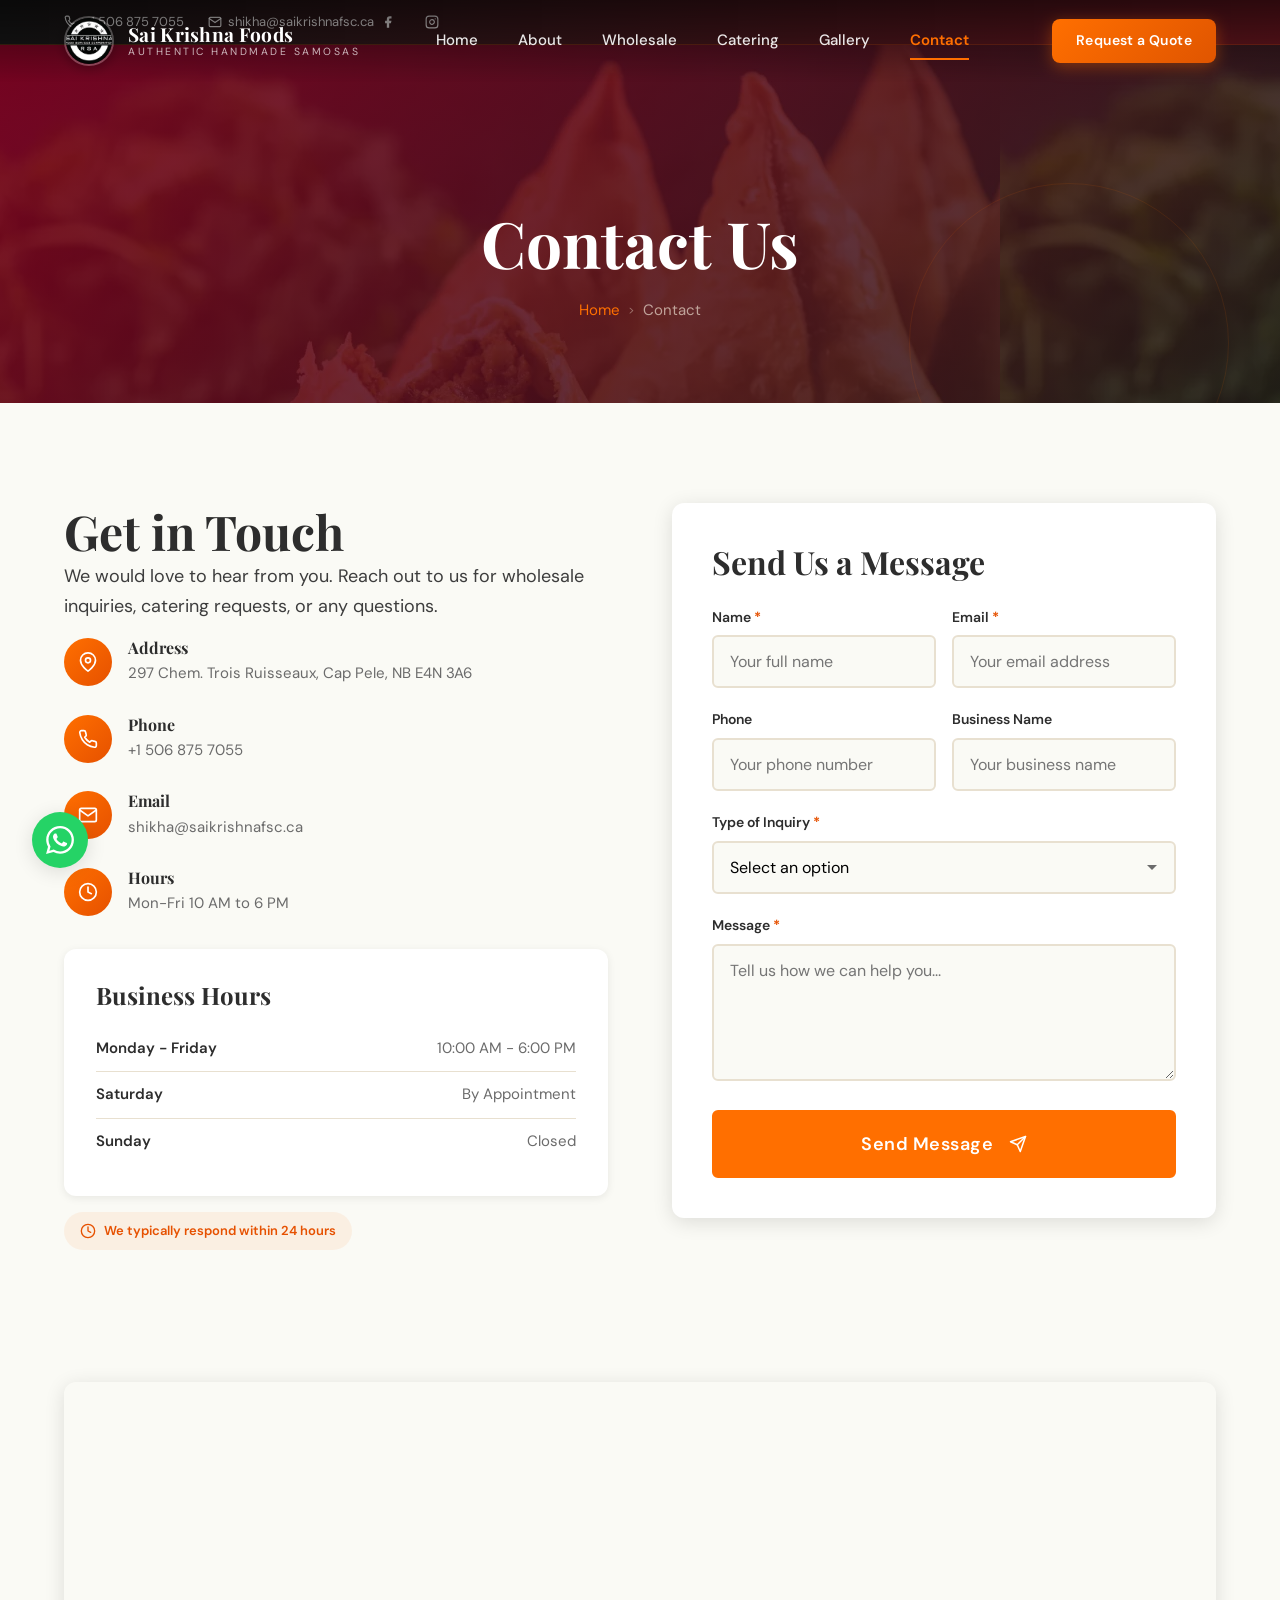
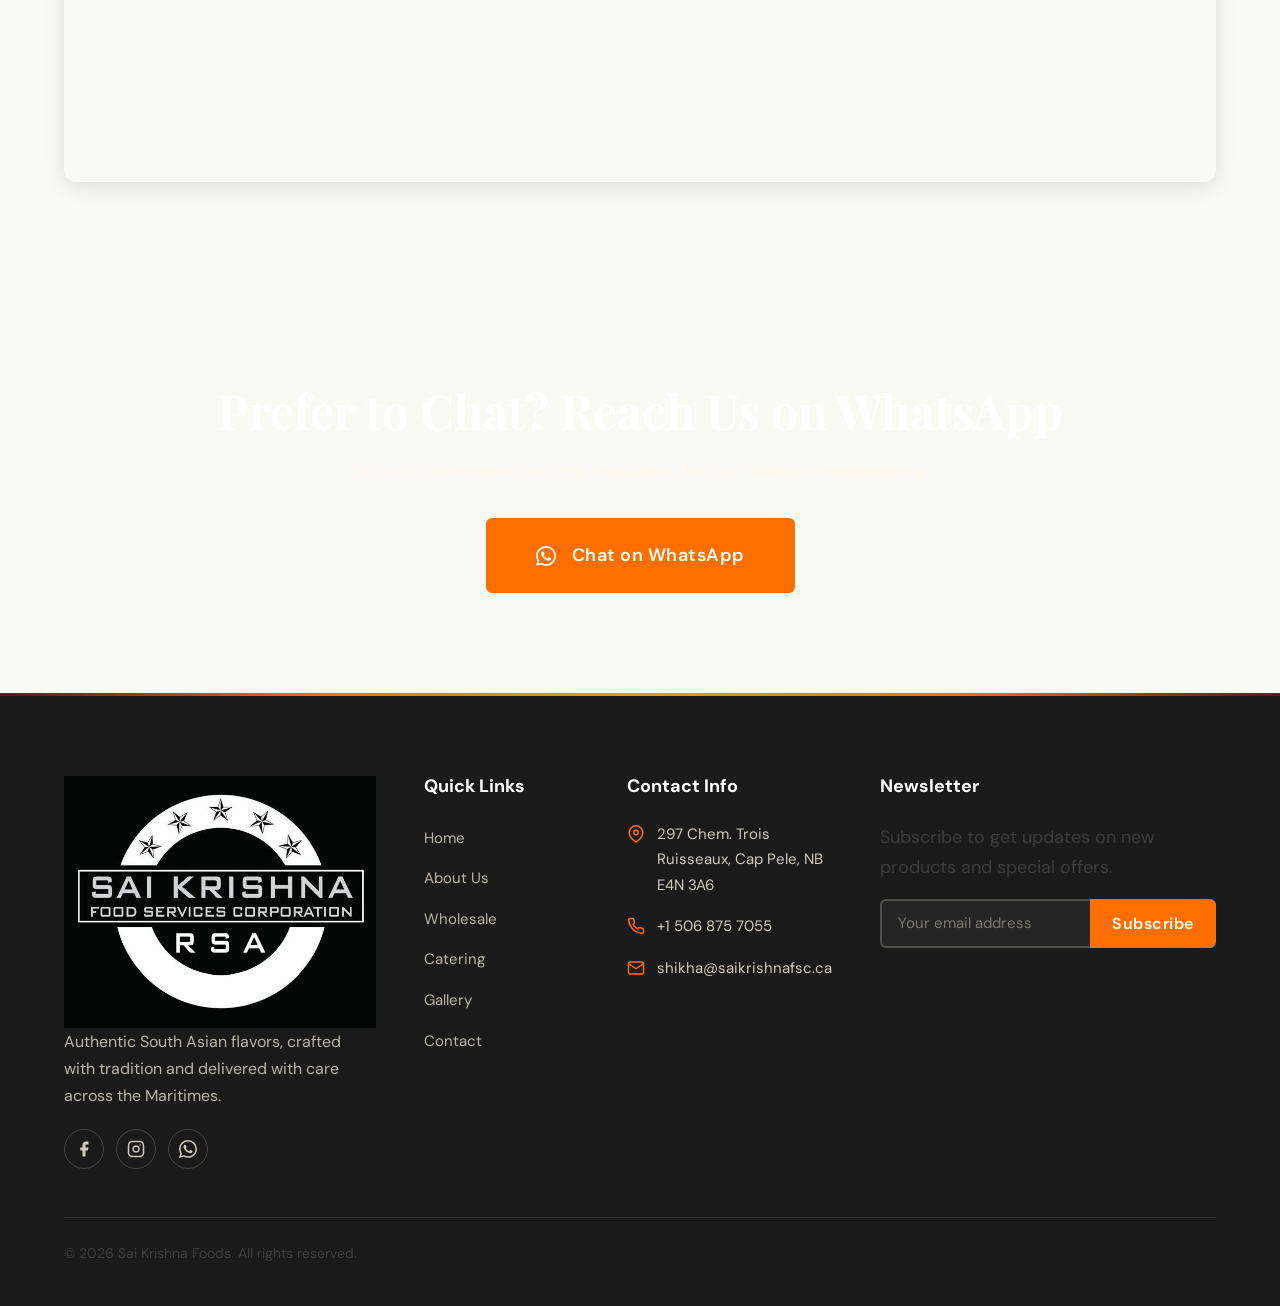
<file: contact.html>
<!DOCTYPE html>
<html lang="en">
<head>
    <meta charset="UTF-8">
    <meta name="viewport" content="width=device-width, initial-scale=1.0">
    <meta name="description" content="Get in touch with Sai Krishna Foods for wholesale inquiries, catering services, or general questions. Located in Cap Pele, New Brunswick.">
    <meta name="keywords" content="Sai Krishna Foods, contact, wholesale inquiry, catering, Cap Pele, New Brunswick">
    <meta property="og:title" content="Contact Us | Sai Krishna Foods">
    <meta property="og:description" content="Get in touch with Sai Krishna Foods for wholesale inquiries, catering services, or general questions.">
    <meta property="og:image" content="images/slide1.webp">
    <meta property="og:url" content="https://saikrishnafsc.ca/contact.html">
    <meta property="og:type" content="website">
    <title>Contact Us | Sai Krishna Foods</title>
    <link rel="icon" type="image/png" href="https://saikrishnafsc.ca/wp-content/uploads/2024/10/favicon.png">
    <link rel="preconnect" href="https://fonts.googleapis.com">
    <link rel="preconnect" href="https://fonts.gstatic.com" crossorigin>
    <link href="https://fonts.googleapis.com/css2?family=Playfair+Display:wght@400;500;600;700&family=DM+Sans:wght@300;400;500;600;700&display=swap" rel="stylesheet">
    <link rel="stylesheet" href="css/styles.css">
</head>
<body>

    <!-- Preloader -->
    <div class="preloader" id="preloader">
        <div class="preloader-inner">
            <div class="preloader-spinner"></div>
        </div>
    </div>

    <!-- Top Bar -->
    <div class="top-bar">
        <div class="container">
            <div class="top-bar-inner">
                <div class="top-bar-left">
                    <a href="tel:+15068757055" class="top-bar-item">
                        <svg width="14" height="14" viewBox="0 0 24 24" fill="none" stroke="currentColor" stroke-width="2" stroke-linecap="round" stroke-linejoin="round"><path d="M22 16.92v3a2 2 0 0 1-2.18 2 19.79 19.79 0 0 1-8.63-3.07 19.5 19.5 0 0 1-6-6 19.79 19.79 0 0 1-3.07-8.67A2 2 0 0 1 4.11 2h3a2 2 0 0 1 2 1.72c.127.96.361 1.903.7 2.81a2 2 0 0 1-.45 2.11L8.09 9.91a16 16 0 0 0 6 6l1.27-1.27a2 2 0 0 1 2.11-.45c.907.339 1.85.573 2.81.7A2 2 0 0 1 22 16.92z"/></svg>
                        +1 506 875 7055
                    </a>
                    <a href="mailto:shikha@saikrishnafsc.ca" class="top-bar-item">
                        <svg width="14" height="14" viewBox="0 0 24 24" fill="none" stroke="currentColor" stroke-width="2" stroke-linecap="round" stroke-linejoin="round"><path d="M4 4h16c1.1 0 2 .9 2 2v12c0 1.1-.9 2-2 2H4c-1.1 0-2-.9-2-2V6c0-1.1.9-2 2-2z"/><polyline points="22,6 12,13 2,6"/></svg>
                        shikha@saikrishnafsc.ca
                    </a>
                </div>
                <div class="top-bar-right">
                    <a href="https://www.facebook.com/SaiKrishnaFoodServicesCorporation/" target="_blank" rel="noopener" class="top-bar-social">
                        <svg width="14" height="14" viewBox="0 0 24 24" fill="currentColor"><path d="M18 2h-3a5 5 0 0 0-5 5v3H7v4h3v8h4v-8h3l1-4h-4V7a1 1 0 0 1 1-1h3z"/></svg>
                    </a>
                    <a href="https://www.instagram.com/saikrishnafoods" target="_blank" rel="noopener" class="top-bar-social">
                        <svg width="14" height="14" viewBox="0 0 24 24" fill="none" stroke="currentColor" stroke-width="2" stroke-linecap="round" stroke-linejoin="round"><rect x="2" y="2" width="20" height="20" rx="5" ry="5"/><path d="M16 11.37A4 4 0 1 1 12.63 8 4 4 0 0 1 16 11.37z"/><line x1="17.5" y1="6.5" x2="17.51" y2="6.5"/></svg>
                    </a>
                </div>
            </div>
        </div>
    </div>

    <!-- Navbar -->
    <nav class="navbar">
        <div class="container">
            <a href="index.html" class="navbar-brand">
                <img src="images/cropped-logo.jpeg" alt="Sai Krishna Foods Logo" class="navbar-logo">
                <div class="navbar-brand-text">
                    Sai Krishna Foods
                    <small>AUTHENTIC HANDMADE SAMOSAS</small>
                </div>
            </a>
            <div class="nav-links">
                <a href="index.html">Home</a>
                <a href="about.html">About</a>
                <a href="wholesale.html">Wholesale</a>
                <a href="catering.html">Catering</a>
                <a href="gallery.html">Gallery</a>
                <a href="contact.html" class="active">Contact</a>
            </div>
            <div class="nav-cta">
                <a href="contact.html" class="btn btn-primary">Request a Quote</a>
            </div>
            <button class="mobile-toggle" aria-label="Toggle navigation">
                <span></span>
                <span></span>
                <span></span>
            </button>
        </div>
    </nav>

    <!-- Mobile Menu Overlay -->
    <div class="mobile-menu">
        <a href="index.html">Home</a>
        <a href="about.html">About</a>
        <a href="wholesale.html">Wholesale</a>
        <a href="catering.html">Catering</a>
        <a href="gallery.html">Gallery</a>
        <a href="contact.html" class="active">Contact</a>
        <a href="contact.html" class="btn btn-primary">Request a Quote</a>
    </div>

    <!-- Page Hero -->
    <section class="page-hero" style="background-image: url('images/slide2.webp');">
        <div class="page-hero-overlay"></div>
        <div class="container">
            <div class="page-hero-content">
                <h1>Contact Us</h1>
                <nav class="breadcrumb">
                    <a href="index.html">Home</a>
                    <span class="breadcrumb-separator">&gt;</span>
                    <span>Contact</span>
                </nav>
            </div>
        </div>
    </section>

    <!-- Contact Grid Section -->
    <section class="section contact-section">
        <div class="container">
            <div class="contact-grid animate-on-scroll">

                <!-- Left Column: Contact Information -->
                <div class="contact-info">
                    <h2>Get in Touch</h2>
                    <p>We would love to hear from you. Reach out to us for wholesale inquiries, catering requests, or any questions.</p>

                    <div class="contact-info-item">
                        <div class="contact-info-icon">
                            <svg width="24" height="24" viewBox="0 0 24 24" fill="none" stroke="currentColor" stroke-width="2" stroke-linecap="round" stroke-linejoin="round"><path d="M21 10c0 7-9 13-9 13s-9-6-9-13a9 9 0 0 1 18 0z"/><circle cx="12" cy="10" r="3"/></svg>
                        </div>
                        <div class="contact-info-text">
                            <h4>Address</h4>
                            <p>297 Chem. Trois Ruisseaux, Cap Pele, NB E4N 3A6</p>
                        </div>
                    </div>

                    <div class="contact-info-item">
                        <div class="contact-info-icon">
                            <svg width="24" height="24" viewBox="0 0 24 24" fill="none" stroke="currentColor" stroke-width="2" stroke-linecap="round" stroke-linejoin="round"><path d="M22 16.92v3a2 2 0 0 1-2.18 2 19.79 19.79 0 0 1-8.63-3.07 19.5 19.5 0 0 1-6-6 19.79 19.79 0 0 1-3.07-8.67A2 2 0 0 1 4.11 2h3a2 2 0 0 1 2 1.72c.127.96.361 1.903.7 2.81a2 2 0 0 1-.45 2.11L8.09 9.91a16 16 0 0 0 6 6l1.27-1.27a2 2 0 0 1 2.11-.45c.907.339 1.85.573 2.81.7A2 2 0 0 1 22 16.92z"/></svg>
                        </div>
                        <div class="contact-info-text">
                            <h4>Phone</h4>
                            <p><a href="tel:+15068757055">+1 506 875 7055</a></p>
                        </div>
                    </div>

                    <div class="contact-info-item">
                        <div class="contact-info-icon">
                            <svg width="24" height="24" viewBox="0 0 24 24" fill="none" stroke="currentColor" stroke-width="2" stroke-linecap="round" stroke-linejoin="round"><path d="M4 4h16c1.1 0 2 .9 2 2v12c0 1.1-.9 2-2 2H4c-1.1 0-2-.9-2-2V6c0-1.1.9-2 2-2z"/><polyline points="22,6 12,13 2,6"/></svg>
                        </div>
                        <div class="contact-info-text">
                            <h4>Email</h4>
                            <p><a href="mailto:shikha@saikrishnafsc.ca">shikha@saikrishnafsc.ca</a></p>
                        </div>
                    </div>

                    <div class="contact-info-item">
                        <div class="contact-info-icon">
                            <svg width="24" height="24" viewBox="0 0 24 24" fill="none" stroke="currentColor" stroke-width="2" stroke-linecap="round" stroke-linejoin="round"><circle cx="12" cy="12" r="10"/><polyline points="12 6 12 12 16 14"/></svg>
                        </div>
                        <div class="contact-info-text">
                            <h4>Hours</h4>
                            <p>Mon-Fri 10 AM to 6 PM</p>
                        </div>
                    </div>

                    <!-- Business Hours Card -->
                    <div class="hours-card">
                        <h4>Business Hours</h4>
                        <ul>
                            <li><span>Monday - Friday</span><span>10:00 AM - 6:00 PM</span></li>
                            <li><span>Saturday</span><span>By Appointment</span></li>
                            <li><span>Sunday</span><span>Closed</span></li>
                        </ul>
                    </div>

                    <div class="response-badge">
                        <svg width="18" height="18" viewBox="0 0 24 24" fill="none" stroke="currentColor" stroke-width="2" stroke-linecap="round" stroke-linejoin="round"><circle cx="12" cy="12" r="10"/><polyline points="12 6 12 12 16 14"/></svg>
                        We typically respond within 24 hours
                    </div>
                </div>

                <!-- Right Column: Contact Form -->
                <div class="contact-form-wrapper">
                    <form class="contact-form" id="contactForm">
                        <h3>Send Us a Message</h3>

                        <div class="form-row">
                            <div class="form-group">
                                <label for="name">Name <span class="required">*</span></label>
                                <input type="text" id="name" name="name" placeholder="Your full name" required>
                            </div>
                            <div class="form-group">
                                <label for="email">Email <span class="required">*</span></label>
                                <input type="email" id="email" name="email" placeholder="Your email address" required>
                            </div>
                        </div>

                        <div class="form-row">
                            <div class="form-group">
                                <label for="phone">Phone</label>
                                <input type="tel" id="phone" name="phone" placeholder="Your phone number">
                            </div>
                            <div class="form-group">
                                <label for="business">Business Name</label>
                                <input type="text" id="business" name="business" placeholder="Your business name">
                            </div>
                        </div>

                        <div class="form-group">
                            <label for="inquiry">Type of Inquiry <span class="required">*</span></label>
                            <select id="inquiry" name="inquiry" required>
                                <option value="" disabled selected>Select an option</option>
                                <option value="wholesale">Wholesale Inquiry</option>
                                <option value="catering">Catering</option>
                                <option value="partnership">Partnership</option>
                                <option value="general">General Question</option>
                                <option value="other">Other</option>
                            </select>
                        </div>

                        <div class="form-group">
                            <label for="message">Message <span class="required">*</span></label>
                            <textarea id="message" name="message" rows="5" placeholder="Tell us how we can help you..." required></textarea>
                        </div>

                        <button type="submit" class="btn btn-primary btn-lg" style="width: 100%;">
                            Send Message
                            <svg width="18" height="18" viewBox="0 0 24 24" fill="none" stroke="currentColor" stroke-width="2" stroke-linecap="round" stroke-linejoin="round" style="margin-left: 8px; vertical-align: middle;"><line x1="22" y1="2" x2="11" y2="13"/><polygon points="22 2 15 22 11 13 2 9 22 2"/></svg>
                        </button>
                    </form>
                </div>

            </div>
        </div>
    </section>

    <!-- Map Section -->
    <section class="section map-section" style="padding-top: 0;">
        <div class="container">
            <div class="map-container animate-on-scroll">
                <iframe src="https://www.google.com/maps/embed?pb=!1m18!1m12!1m3!1d2787.5!2d-64.2833!3d46.2167!2m3!1f0!2f0!3f0!3m2!1i1024!2i768!4f13.1!3m3!1m2!1s0x0%3A0x0!2zNDbCsDEzJzAwLjEiTiA2NMKwMTcnMDAuMCJX!5e0!3m2!1sen!2sca!4v1234567890" width="100%" height="450" style="border:0;" allowfullscreen="" loading="lazy" referrerpolicy="no-referrer-when-downgrade" title="Sai Krishna Foods Location"></iframe>
            </div>
        </div>
    </section>

    <!-- WhatsApp CTA Section -->
    <section class="section cta-section">
        <div class="container">
            <div class="cta-content animate-on-scroll" style="text-align: center;">
                <h2>Prefer to Chat? Reach Us on WhatsApp</h2>
                <p>Get quick responses to your questions through WhatsApp messaging.</p>
                <div style="margin-top: 2rem;">
                    <a href="https://wa.me/15068757055" target="_blank" rel="noopener" class="btn btn-primary btn-lg">
                        <svg width="20" height="20" viewBox="0 0 24 24" fill="currentColor" style="margin-right: 8px; vertical-align: middle;"><path d="M17.472 14.382c-.297-.149-1.758-.867-2.03-.967-.273-.099-.471-.148-.67.15-.197.297-.767.966-.94 1.164-.173.199-.347.223-.644.075-.297-.15-1.255-.463-2.39-1.475-.883-.788-1.48-1.761-1.653-2.059-.173-.297-.018-.458.13-.606.134-.133.298-.347.446-.52.149-.174.198-.298.298-.497.099-.198.05-.371-.025-.52-.075-.149-.669-1.612-.916-2.207-.242-.579-.487-.5-.669-.51-.173-.008-.371-.01-.57-.01-.198 0-.52.074-.792.372-.272.297-1.04 1.016-1.04 2.479 0 1.462 1.065 2.875 1.213 3.074.149.198 2.096 3.2 5.077 4.487.709.306 1.262.489 1.694.625.712.227 1.36.195 1.871.118.571-.085 1.758-.719 2.006-1.413.248-.694.248-1.289.173-1.413-.074-.124-.272-.198-.57-.347m-5.421 7.403h-.004a9.87 9.87 0 0 1-5.031-1.378l-.361-.214-3.741.982.998-3.648-.235-.374a9.86 9.86 0 0 1-1.51-5.26c.001-5.45 4.436-9.884 9.888-9.884 2.64 0 5.122 1.03 6.988 2.898a9.825 9.825 0 0 1 2.893 6.994c-.003 5.45-4.437 9.884-9.885 9.884m8.413-18.297A11.815 11.815 0 0 0 12.05 0C5.495 0 .16 5.335.157 11.892c0 2.096.547 4.142 1.588 5.945L.057 24l6.305-1.654a11.882 11.882 0 0 0 5.683 1.448h.005c6.554 0 11.89-5.335 11.893-11.893a11.821 11.821 0 0 0-3.48-8.413z"/></svg>
                        Chat on WhatsApp
                    </a>
                </div>
            </div>
        </div>
    </section>

    <!-- Footer -->
    <footer class="footer">
        <div class="container">
            <div class="footer-grid">

                <!-- Column 1: Brand -->
                <div class="footer-col">
                    <a href="index.html" class="footer-brand">
                        <img src="images/cropped-logo.jpeg" alt="Sai Krishna Foods Logo">
                    </a>
                    <p class="footer-tagline">Authentic South Asian flavors, crafted with tradition and delivered with care across the Maritimes.</p>
                    <div class="footer-social">
                        <a href="https://www.facebook.com/SaiKrishnaFoodServicesCorporation/" target="_blank" rel="noopener" aria-label="Facebook">
                            <svg width="18" height="18" viewBox="0 0 24 24" fill="currentColor"><path d="M18 2h-3a5 5 0 0 0-5 5v3H7v4h3v8h4v-8h3l1-4h-4V7a1 1 0 0 1 1-1h3z"/></svg>
                        </a>
                        <a href="https://www.instagram.com/saikrishnafoods" target="_blank" rel="noopener" aria-label="Instagram">
                            <svg width="18" height="18" viewBox="0 0 24 24" fill="none" stroke="currentColor" stroke-width="2" stroke-linecap="round" stroke-linejoin="round"><rect x="2" y="2" width="20" height="20" rx="5" ry="5"/><path d="M16 11.37A4 4 0 1 1 12.63 8 4 4 0 0 1 16 11.37z"/><line x1="17.5" y1="6.5" x2="17.51" y2="6.5"/></svg>
                        </a>
                        <a href="https://wa.me/15068757055" target="_blank" rel="noopener" aria-label="WhatsApp">
                            <svg width="18" height="18" viewBox="0 0 24 24" fill="currentColor"><path d="M17.472 14.382c-.297-.149-1.758-.867-2.03-.967-.273-.099-.471-.148-.67.15-.197.297-.767.966-.94 1.164-.173.199-.347.223-.644.075-.297-.15-1.255-.463-2.39-1.475-.883-.788-1.48-1.761-1.653-2.059-.173-.297-.018-.458.13-.606.134-.133.298-.347.446-.52.149-.174.198-.298.298-.497.099-.198.05-.371-.025-.52-.075-.149-.669-1.612-.916-2.207-.242-.579-.487-.5-.669-.51-.173-.008-.371-.01-.57-.01-.198 0-.52.074-.792.372-.272.297-1.04 1.016-1.04 2.479 0 1.462 1.065 2.875 1.213 3.074.149.198 2.096 3.2 5.077 4.487.709.306 1.262.489 1.694.625.712.227 1.36.195 1.871.118.571-.085 1.758-.719 2.006-1.413.248-.694.248-1.289.173-1.413-.074-.124-.272-.198-.57-.347m-5.421 7.403h-.004a9.87 9.87 0 0 1-5.031-1.378l-.361-.214-3.741.982.998-3.648-.235-.374a9.86 9.86 0 0 1-1.51-5.26c.001-5.45 4.436-9.884 9.888-9.884 2.64 0 5.122 1.03 6.988 2.898a9.825 9.825 0 0 1 2.893 6.994c-.003 5.45-4.437 9.884-9.885 9.884m8.413-18.297A11.815 11.815 0 0 0 12.05 0C5.495 0 .16 5.335.157 11.892c0 2.096.547 4.142 1.588 5.945L.057 24l6.305-1.654a11.882 11.882 0 0 0 5.683 1.448h.005c6.554 0 11.89-5.335 11.893-11.893a11.821 11.821 0 0 0-3.48-8.413z"/></svg>
                        </a>
                    </div>
                </div>

                <!-- Column 2: Quick Links -->
                <div class="footer-col">
                    <h4 class="footer-heading">Quick Links</h4>
                    <ul class="footer-links">
                        <li><a href="index.html">Home</a></li>
                        <li><a href="about.html">About Us</a></li>
                        <li><a href="wholesale.html">Wholesale</a></li>
                        <li><a href="catering.html">Catering</a></li>
                        <li><a href="gallery.html">Gallery</a></li>
                        <li><a href="contact.html">Contact</a></li>
                    </ul>
                </div>

                <!-- Column 3: Contact Info -->
                <div class="footer-col">
                    <h4 class="footer-heading">Contact Info</h4>
                    <ul class="footer-contact">
                        <li>
                            <svg width="16" height="16" viewBox="0 0 24 24" fill="none" stroke="currentColor" stroke-width="2" stroke-linecap="round" stroke-linejoin="round"><path d="M21 10c0 7-9 13-9 13s-9-6-9-13a9 9 0 0 1 18 0z"/><circle cx="12" cy="10" r="3"/></svg>
                            297 Chem. Trois Ruisseaux, Cap Pele, NB E4N 3A6
                        </li>
                        <li>
                            <svg width="16" height="16" viewBox="0 0 24 24" fill="none" stroke="currentColor" stroke-width="2" stroke-linecap="round" stroke-linejoin="round"><path d="M22 16.92v3a2 2 0 0 1-2.18 2 19.79 19.79 0 0 1-8.63-3.07 19.5 19.5 0 0 1-6-6 19.79 19.79 0 0 1-3.07-8.67A2 2 0 0 1 4.11 2h3a2 2 0 0 1 2 1.72c.127.96.361 1.903.7 2.81a2 2 0 0 1-.45 2.11L8.09 9.91a16 16 0 0 0 6 6l1.27-1.27a2 2 0 0 1 2.11-.45c.907.339 1.85.573 2.81.7A2 2 0 0 1 22 16.92z"/></svg>
                            <a href="tel:+15068757055">+1 506 875 7055</a>
                        </li>
                        <li>
                            <svg width="16" height="16" viewBox="0 0 24 24" fill="none" stroke="currentColor" stroke-width="2" stroke-linecap="round" stroke-linejoin="round"><path d="M4 4h16c1.1 0 2 .9 2 2v12c0 1.1-.9 2-2 2H4c-1.1 0-2-.9-2-2V6c0-1.1.9-2 2-2z"/><polyline points="22,6 12,13 2,6"/></svg>
                            <a href="mailto:shikha@saikrishnafsc.ca">shikha@saikrishnafsc.ca</a>
                        </li>
                    </ul>
                </div>

                <!-- Column 4: Newsletter -->
                <div class="footer-col">
                    <h4 class="footer-heading">Newsletter</h4>
                    <p>Subscribe to get updates on new products and special offers.</p>
                    <form class="footer-newsletter">
                        <input type="email" placeholder="Your email address" required>
                        <button type="submit" class="btn btn-primary">Subscribe</button>
                    </form>
                </div>

            </div>

            <div class="footer-bottom">
                <p>&copy; 2026 Sai Krishna Foods. All rights reserved.</p>
            </div>
        </div>
    </footer>

    <!-- Scroll to Top -->
    <button class="scroll-to-top" id="scrollToTop" aria-label="Scroll to top">
        <svg width="20" height="20" viewBox="0 0 24 24" fill="none" stroke="currentColor" stroke-width="2" stroke-linecap="round" stroke-linejoin="round"><polyline points="18 15 12 9 6 15"/></svg>
    </button>

    <!-- WhatsApp Button -->
    <a href="https://wa.me/15068757055" class="whatsapp-btn" target="_blank" rel="noopener" aria-label="Chat on WhatsApp">
        <svg width="28" height="28" viewBox="0 0 24 24" fill="#fff"><path d="M17.472 14.382c-.297-.149-1.758-.867-2.03-.967-.273-.099-.471-.148-.67.15-.197.297-.767.966-.94 1.164-.173.199-.347.223-.644.075-.297-.15-1.255-.463-2.39-1.475-.883-.788-1.48-1.761-1.653-2.059-.173-.297-.018-.458.13-.606.134-.133.298-.347.446-.52.149-.174.198-.298.298-.497.099-.198.05-.371-.025-.52-.075-.149-.669-1.612-.916-2.207-.242-.579-.487-.5-.669-.51-.173-.008-.371-.01-.57-.01-.198 0-.52.074-.792.372-.272.297-1.04 1.016-1.04 2.479 0 1.462 1.065 2.875 1.213 3.074.149.198 2.096 3.2 5.077 4.487.709.306 1.262.489 1.694.625.712.227 1.36.195 1.871.118.571-.085 1.758-.719 2.006-1.413.248-.694.248-1.289.173-1.413-.074-.124-.272-.198-.57-.347m-5.421 7.403h-.004a9.87 9.87 0 0 1-5.031-1.378l-.361-.214-3.741.982.998-3.648-.235-.374a9.86 9.86 0 0 1-1.51-5.26c.001-5.45 4.436-9.884 9.888-9.884 2.64 0 5.122 1.03 6.988 2.898a9.825 9.825 0 0 1 2.893 6.994c-.003 5.45-4.437 9.884-9.885 9.884m8.413-18.297A11.815 11.815 0 0 0 12.05 0C5.495 0 .16 5.335.157 11.892c0 2.096.547 4.142 1.588 5.945L.057 24l6.305-1.654a11.882 11.882 0 0 0 5.683 1.448h.005c6.554 0 11.89-5.335 11.893-11.893a11.821 11.821 0 0 0-3.48-8.413z"/></svg>
    </a>

    <script src="js/main.js"></script>
</body>
</html>
</file>
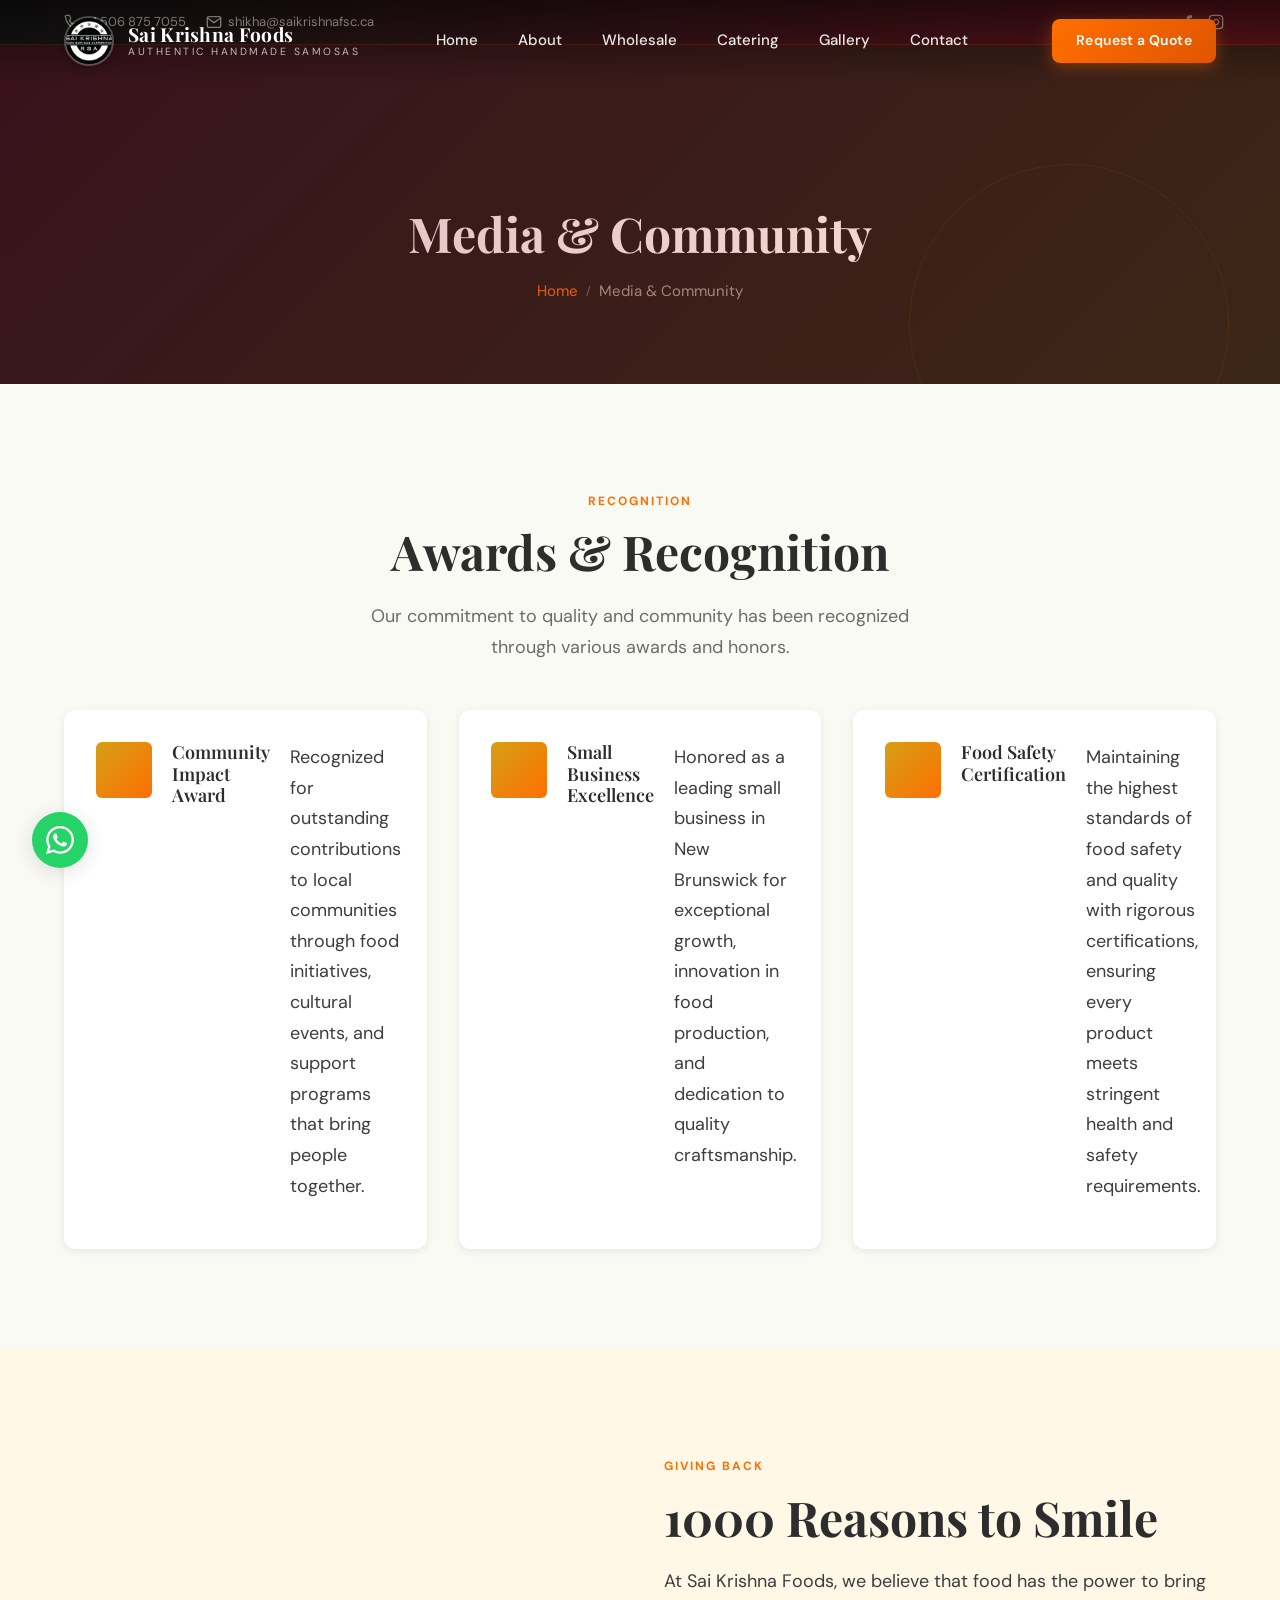
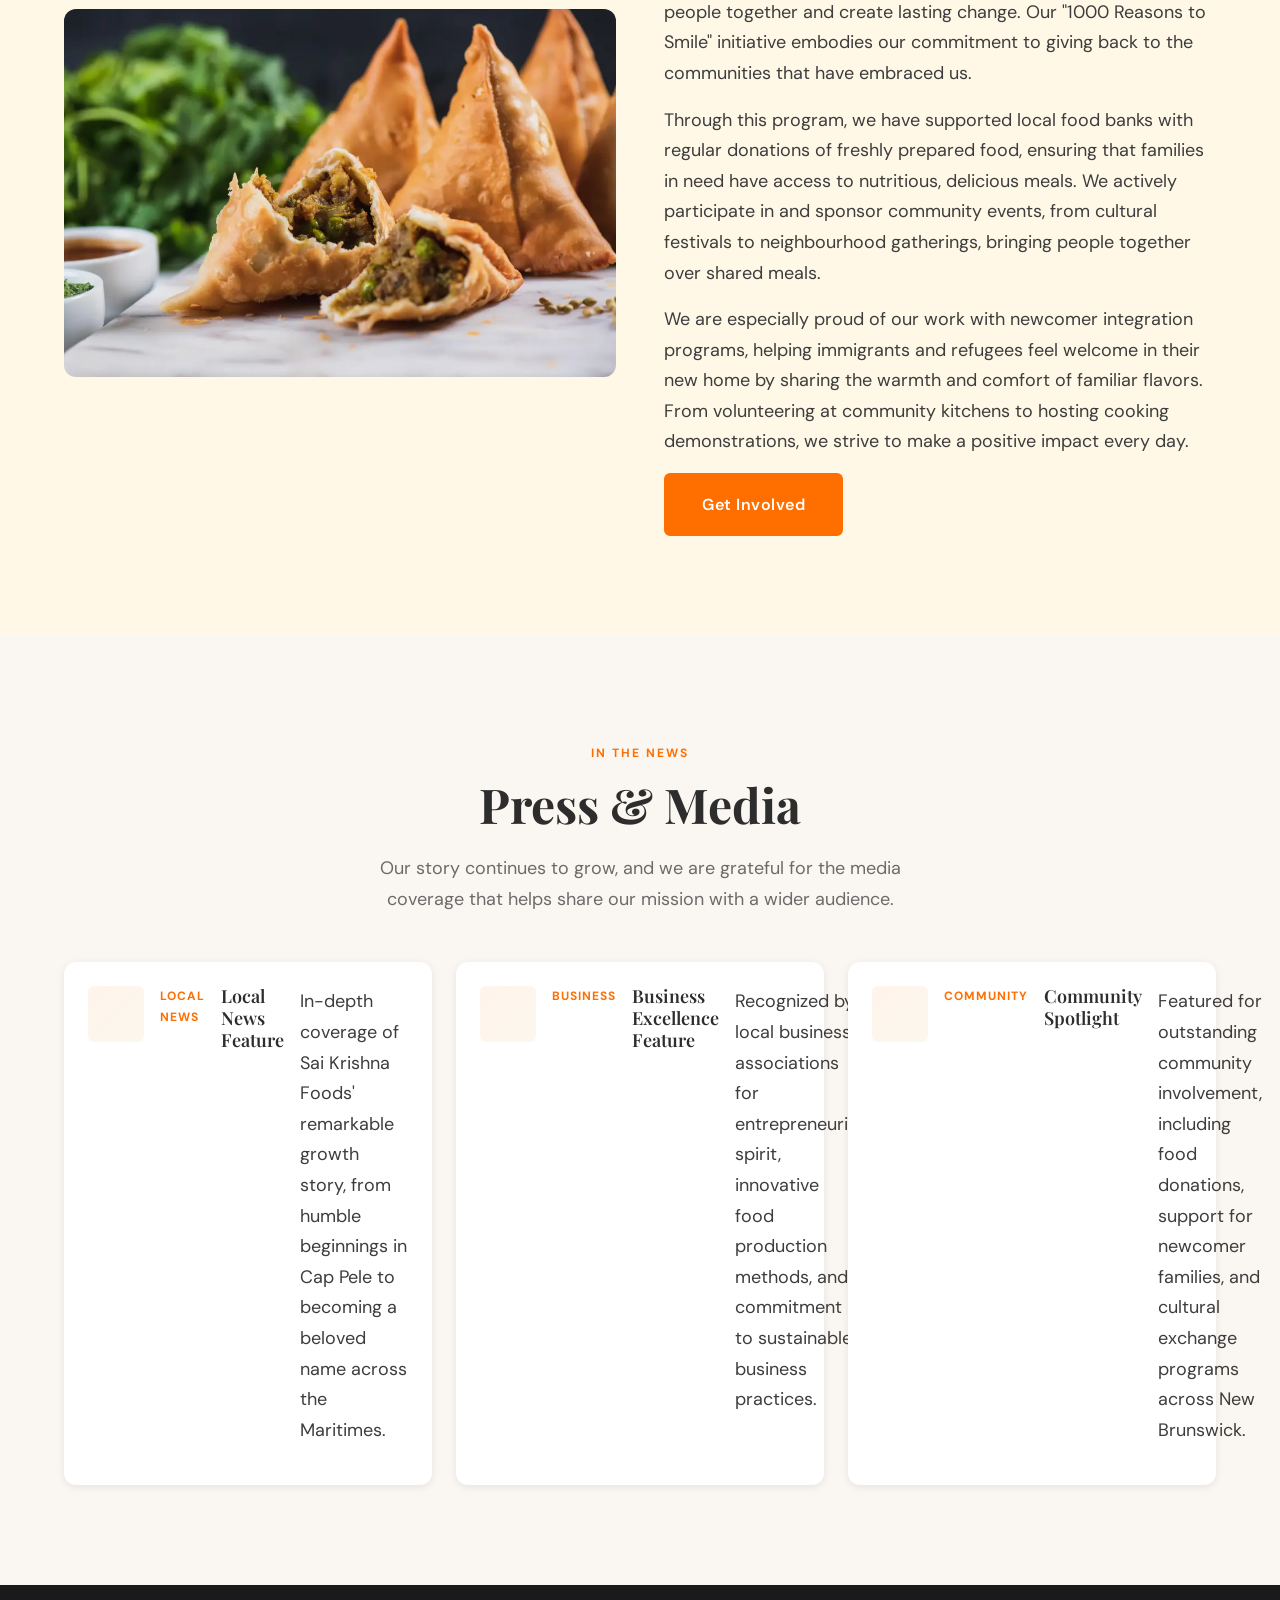
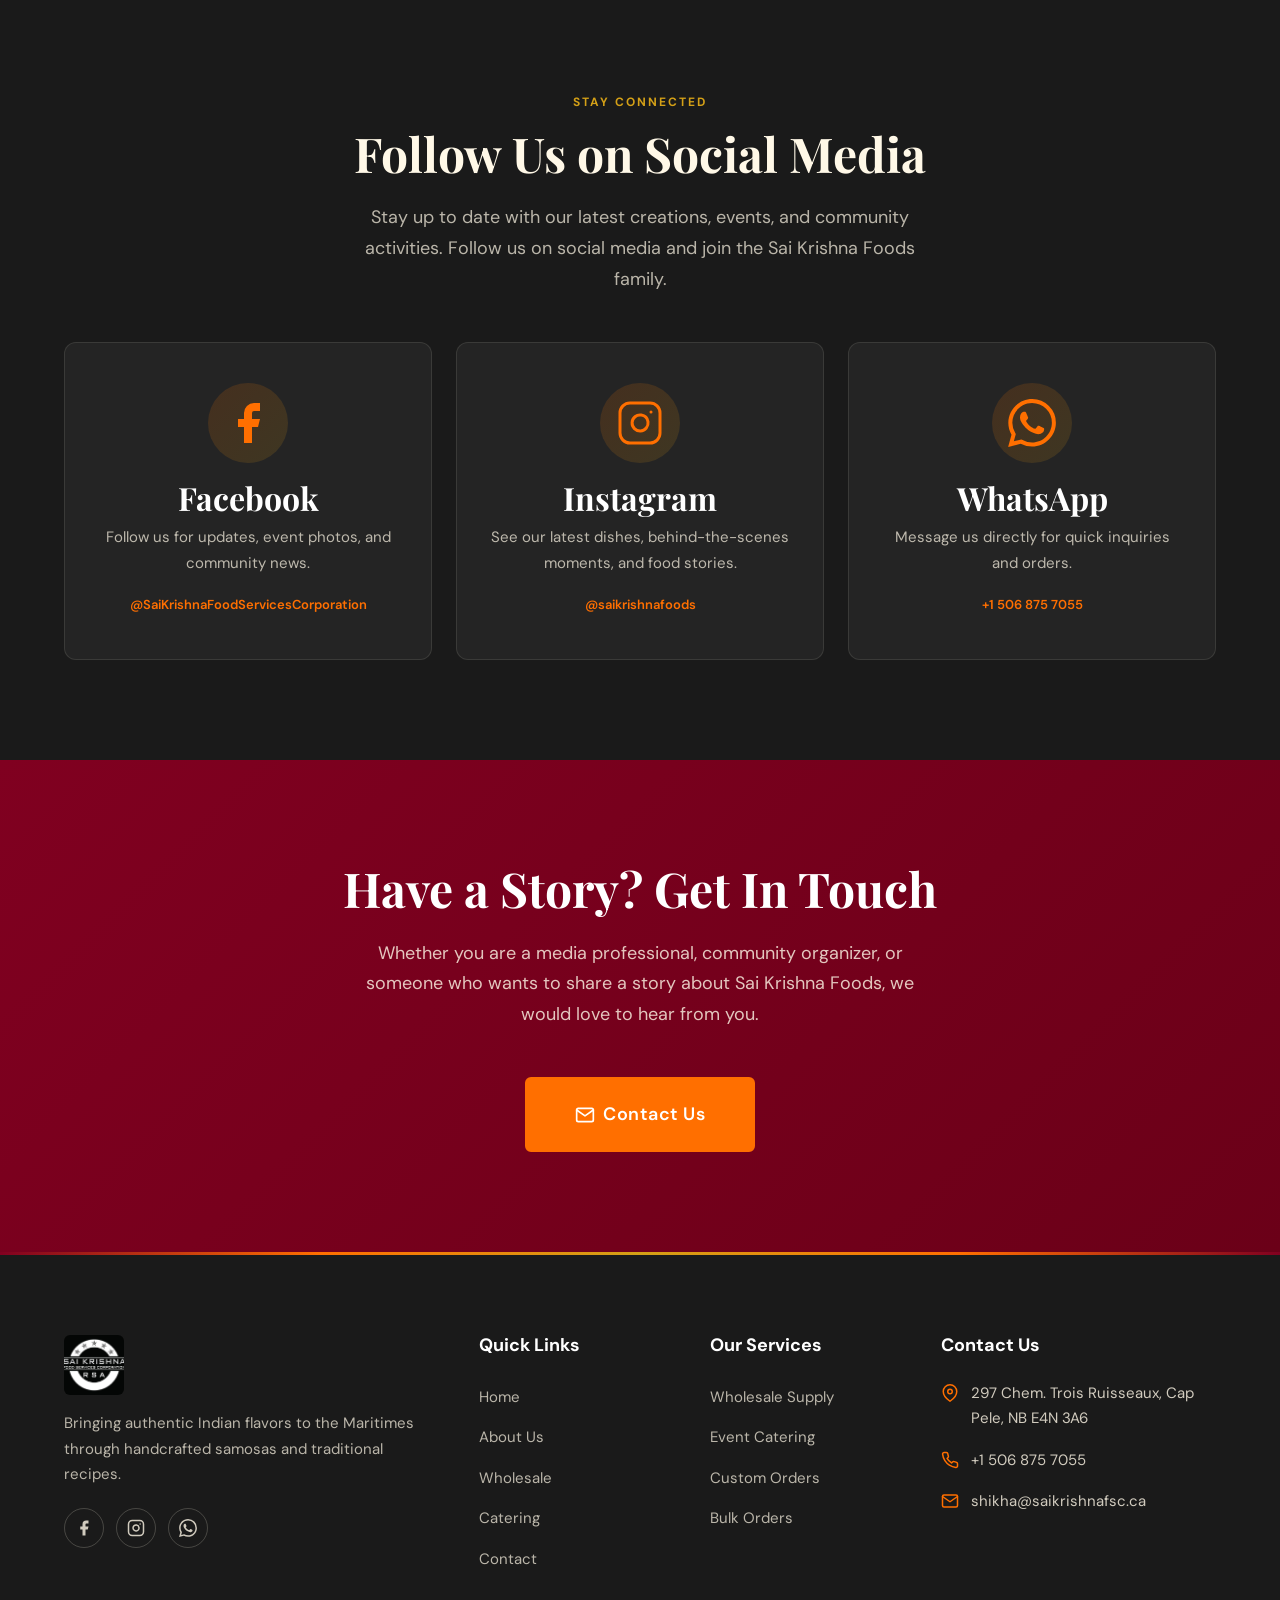
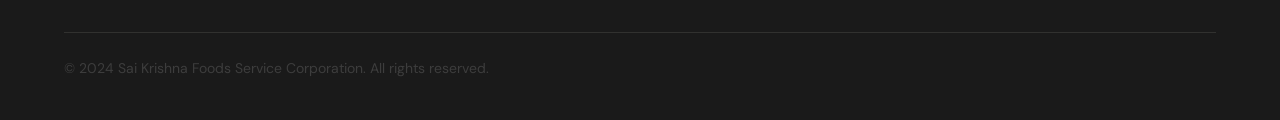
<file: media.html>
<!DOCTYPE html>
<html lang="en">
<head>
    <meta charset="UTF-8">
    <meta name="viewport" content="width=device-width, initial-scale=1.0">
    <title>Media & Community | Sai Krishna Foods</title>
    <link rel="icon" type="image/png" href="https://saikrishnafsc.ca/wp-content/uploads/2024/10/favicon.png">
    <link rel="preconnect" href="https://fonts.googleapis.com">
    <link rel="preconnect" href="https://fonts.gstatic.com" crossorigin>
    <link href="https://fonts.googleapis.com/css2?family=Playfair+Display:wght@400;500;600;700&family=DM+Sans:wght@300;400;500;600;700&display=swap" rel="stylesheet">
    <link rel="stylesheet" href="css/styles.css">
</head>
<body>

    <!-- Preloader -->
    <div class="preloader" id="preloader">
        <div class="preloader-inner">
            <div class="preloader-logo">
                <img src="images/cropped-logo.jpeg" alt="Sai Krishna Foods">
            </div>
            <div class="preloader-spinner"></div>
        </div>
    </div>

    <!-- Top Bar -->
    <div class="top-bar">
        <div class="container top-bar-inner">
            <div class="top-bar-contact">
                <a href="tel:+15068757055">
                    <svg width="16" height="16" viewBox="0 0 24 24" fill="none" stroke="currentColor" stroke-width="2" stroke-linecap="round" stroke-linejoin="round"><path d="M22 16.92v3a2 2 0 0 1-2.18 2 19.79 19.79 0 0 1-8.63-3.07 19.5 19.5 0 0 1-6-6 19.79 19.79 0 0 1-3.07-8.67A2 2 0 0 1 4.11 2h3a2 2 0 0 1 2 1.72c.127.96.361 1.903.7 2.81a2 2 0 0 1-.45 2.11L8.09 9.91a16 16 0 0 0 6 6l1.27-1.27a2 2 0 0 1 2.11-.45c.907.339 1.85.573 2.81.7A2 2 0 0 1 22 16.92z"/></svg>
                    +1 506 875 7055
                </a>
                <a href="mailto:shikha@saikrishnafsc.ca">
                    <svg width="16" height="16" viewBox="0 0 24 24" fill="none" stroke="currentColor" stroke-width="2" stroke-linecap="round" stroke-linejoin="round"><path d="M4 4h16c1.1 0 2 .9 2 2v12c0 1.1-.9 2-2 2H4c-1.1 0-2-.9-2-2V6c0-1.1.9-2 2-2z"/><polyline points="22,6 12,13 2,6"/></svg>
                    shikha@saikrishnafsc.ca
                </a>
            </div>
            <div class="top-bar-social">
                <a href="https://www.facebook.com/SaiKrishnaFoodServicesCorporation/" target="_blank" rel="noopener" aria-label="Facebook">
                    <svg width="16" height="16" viewBox="0 0 24 24" fill="currentColor"><path d="M18 2h-3a5 5 0 0 0-5 5v3H7v4h3v8h4v-8h3l1-4h-4V7a1 1 0 0 1 1-1h3z"/></svg>
                </a>
                <a href="https://www.instagram.com/saikrishnafoods" target="_blank" rel="noopener" aria-label="Instagram">
                    <svg width="16" height="16" viewBox="0 0 24 24" fill="none" stroke="currentColor" stroke-width="2" stroke-linecap="round" stroke-linejoin="round"><rect x="2" y="2" width="20" height="20" rx="5" ry="5"/><path d="M16 11.37A4 4 0 1 1 12.63 8 4 4 0 0 1 16 11.37z"/><line x1="17.5" y1="6.5" x2="17.51" y2="6.5"/></svg>
                </a>
            </div>
        </div>
    </div>

    <!-- Navbar -->
    <nav class="navbar">
        <div class="container">
            <a href="index.html" class="navbar-brand">
                <img src="images/cropped-logo.jpeg" alt="Sai Krishna Foods Logo" class="navbar-logo">
                <div class="navbar-brand-text">
                    Sai Krishna Foods
                    <small>AUTHENTIC HANDMADE SAMOSAS</small>
                </div>
            </a>
            <div class="nav-links">
                <a href="index.html">Home</a>
                <a href="about.html">About</a>
                <a href="wholesale.html">Wholesale</a>
                <a href="catering.html">Catering</a>
                <a href="gallery.html">Gallery</a>
                <a href="contact.html">Contact</a>
            </div>
            <div class="nav-cta">
                <a href="contact.html" class="btn btn-primary">Request a Quote</a>
            </div>
            <button class="mobile-toggle" aria-label="Toggle navigation">
                <span></span>
                <span></span>
                <span></span>
            </button>
        </div>
    </nav>

    <!-- Mobile Menu Overlay -->
    <div class="mobile-menu">
        <a href="index.html">Home</a>
        <a href="about.html">About</a>
        <a href="wholesale.html">Wholesale</a>
        <a href="catering.html">Catering</a>
        <a href="gallery.html">Gallery</a>
        <a href="contact.html">Contact</a>
        <a href="contact.html" class="btn btn-primary">Request a Quote</a>
    </div>

    <!-- Page Hero -->
    <section class="page-hero">
        <div class="container">
            <h1 class="page-hero-title">Media &amp; Community</h1>
            <div class="breadcrumb">
                <a href="index.html">Home</a>
                <span class="breadcrumb-separator">/</span>
                <span>Media &amp; Community</span>
            </div>
        </div>
    </section>

    <!-- Awards & Recognition -->
    <section class="section">
        <div class="container">
            <div class="section-header text-center animate-on-scroll">
                <span class="section-tag">Recognition</span>
                <h2 class="section-title">Awards &amp; Recognition</h2>
                <p class="section-subtitle">Our commitment to quality and community has been recognized through various awards and honors.</p>
            </div>
            <div class="awards-grid animate-on-scroll">
                <div class="award-card">
                    <div class="award-icon">
                        <svg width="48" height="48" viewBox="0 0 24 24" fill="none" stroke="var(--color-primary)" stroke-width="1.5" stroke-linecap="round" stroke-linejoin="round"><circle cx="12" cy="8" r="7"/><polyline points="8.21 13.89 7 23 12 20 17 23 15.79 13.88"/></svg>
                    </div>
                    <h3 class="award-title">Community Impact Award</h3>
                    <p>Recognized for outstanding contributions to local communities through food initiatives, cultural events, and support programs that bring people together.</p>
                </div>
                <div class="award-card">
                    <div class="award-icon">
                        <svg width="48" height="48" viewBox="0 0 24 24" fill="none" stroke="var(--color-primary)" stroke-width="1.5" stroke-linecap="round" stroke-linejoin="round"><path d="M6 9H4.5a2.5 2.5 0 0 1 0-5C7 4 6 9 6 9z"/><path d="M18 9h1.5a2.5 2.5 0 0 0 0-5C17 4 18 9 18 9z"/><path d="M4 22h16"/><path d="M10 14.66V17c0 .55-.47.98-.97 1.21C7.85 18.75 7 20 7 22"/><path d="M14 14.66V17c0 .55.47.98.97 1.21C16.15 18.75 17 20 17 22"/><path d="M18 2H6v7a6 6 0 0 0 12 0V2Z"/></svg>
                    </div>
                    <h3 class="award-title">Small Business Excellence</h3>
                    <p>Honored as a leading small business in New Brunswick for exceptional growth, innovation in food production, and dedication to quality craftsmanship.</p>
                </div>
                <div class="award-card">
                    <div class="award-icon">
                        <svg width="48" height="48" viewBox="0 0 24 24" fill="none" stroke="var(--color-primary)" stroke-width="1.5" stroke-linecap="round" stroke-linejoin="round"><path d="M12 22s8-4 8-10V5l-8-3-8 3v7c0 6 8 10 8 10z"/><polyline points="9 12 11 14 15 10"/></svg>
                    </div>
                    <h3 class="award-title">Food Safety Certification</h3>
                    <p>Maintaining the highest standards of food safety and quality with rigorous certifications, ensuring every product meets stringent health and safety requirements.</p>
                </div>
            </div>
        </div>
    </section>

    <!-- Community Impact -->
    <section class="section section-cream">
        <div class="container">
            <div class="community-highlight animate-on-scroll">
                <div class="community-image">
                    <img src="images/fd1.webp" alt="Sai Krishna Foods Community Impact">
                </div>
                <div class="community-content">
                    <span class="section-tag">Giving Back</span>
                    <h2 class="section-title">1000 Reasons to Smile</h2>
                    <p>At Sai Krishna Foods, we believe that food has the power to bring people together and create lasting change. Our "1000 Reasons to Smile" initiative embodies our commitment to giving back to the communities that have embraced us.</p>
                    <p>Through this program, we have supported local food banks with regular donations of freshly prepared food, ensuring that families in need have access to nutritious, delicious meals. We actively participate in and sponsor community events, from cultural festivals to neighbourhood gatherings, bringing people together over shared meals.</p>
                    <p>We are especially proud of our work with newcomer integration programs, helping immigrants and refugees feel welcome in their new home by sharing the warmth and comfort of familiar flavors. From volunteering at community kitchens to hosting cooking demonstrations, we strive to make a positive impact every day.</p>
                    <a href="contact.html" class="btn btn-primary">Get Involved</a>
                </div>
            </div>
        </div>
    </section>

    <!-- Press & Media -->
    <section class="section section-cream" style="background-color: var(--color-cream, #faf7f2);">
        <div class="container">
            <div class="section-header text-center animate-on-scroll">
                <span class="section-tag">In The News</span>
                <h2 class="section-title">Press &amp; Media</h2>
                <p class="section-subtitle">Our story continues to grow, and we are grateful for the media coverage that helps share our mission with a wider audience.</p>
            </div>
            <div class="press-grid animate-on-scroll">
                <div class="press-card">
                    <div class="press-icon">
                        <svg width="40" height="40" viewBox="0 0 24 24" fill="none" stroke="var(--color-primary)" stroke-width="1.5" stroke-linecap="round" stroke-linejoin="round"><path d="M4 22h16a2 2 0 0 0 2-2V4a2 2 0 0 0-2-2H8a2 2 0 0 0-2 2v16a2 2 0 0 1-2 2Zm0 0a2 2 0 0 1-2-2v-9c0-1.1.9-2 2-2h2"/><path d="M18 14h-8"/><path d="M15 18h-5"/><path d="M10 6h8v4h-8V6Z"/></svg>
                    </div>
                    <div class="press-label">Local News</div>
                    <h3 class="press-title">Local News Feature</h3>
                    <p>In-depth coverage of Sai Krishna Foods' remarkable growth story, from humble beginnings in Cap Pele to becoming a beloved name across the Maritimes.</p>
                </div>
                <div class="press-card">
                    <div class="press-icon">
                        <svg width="40" height="40" viewBox="0 0 24 24" fill="none" stroke="var(--color-primary)" stroke-width="1.5" stroke-linecap="round" stroke-linejoin="round"><rect x="2" y="3" width="20" height="14" rx="2" ry="2"/><line x1="8" y1="21" x2="16" y2="21"/><line x1="12" y1="17" x2="12" y2="21"/></svg>
                    </div>
                    <div class="press-label">Business</div>
                    <h3 class="press-title">Business Excellence Feature</h3>
                    <p>Recognized by local business associations for entrepreneurial spirit, innovative food production methods, and commitment to sustainable business practices.</p>
                </div>
                <div class="press-card">
                    <div class="press-icon">
                        <svg width="40" height="40" viewBox="0 0 24 24" fill="none" stroke="var(--color-primary)" stroke-width="1.5" stroke-linecap="round" stroke-linejoin="round"><path d="M17 21v-2a4 4 0 0 0-4-4H5a4 4 0 0 0-4 4v2"/><circle cx="9" cy="7" r="4"/><path d="M23 21v-2a4 4 0 0 0-3-3.87"/><path d="M16 3.13a4 4 0 0 1 0 7.75"/></svg>
                    </div>
                    <div class="press-label">Community</div>
                    <h3 class="press-title">Community Spotlight</h3>
                    <p>Featured for outstanding community involvement, including food donations, support for newcomer families, and cultural exchange programs across New Brunswick.</p>
                </div>
            </div>
        </div>
    </section>

    <!-- Follow Us -->
    <section class="section section-dark">
        <div class="container">
            <div class="section-header text-center animate-on-scroll">
                <span class="section-tag">Stay Connected</span>
                <h2 class="section-title">Follow Us on Social Media</h2>
                <p class="section-subtitle">Stay up to date with our latest creations, events, and community activities. Follow us on social media and join the Sai Krishna Foods family.</p>
            </div>
            <div class="social-links-grid animate-on-scroll">
                <a href="https://www.facebook.com/SaiKrishnaFoodServicesCorporation/" target="_blank" rel="noopener" class="social-link-card">
                    <div class="social-link-icon">
                        <svg width="48" height="48" viewBox="0 0 24 24" fill="currentColor"><path d="M18 2h-3a5 5 0 0 0-5 5v3H7v4h3v8h4v-8h3l1-4h-4V7a1 1 0 0 1 1-1h3z"/></svg>
                    </div>
                    <h3>Facebook</h3>
                    <p>Follow us for updates, event photos, and community news.</p>
                    <span class="social-link-handle">@SaiKrishnaFoodServicesCorporation</span>
                </a>
                <a href="https://www.instagram.com/saikrishnafoods" target="_blank" rel="noopener" class="social-link-card">
                    <div class="social-link-icon">
                        <svg width="48" height="48" viewBox="0 0 24 24" fill="none" stroke="currentColor" stroke-width="1.5" stroke-linecap="round" stroke-linejoin="round"><rect x="2" y="2" width="20" height="20" rx="5" ry="5"/><path d="M16 11.37A4 4 0 1 1 12.63 8 4 4 0 0 1 16 11.37z"/><line x1="17.5" y1="6.5" x2="17.51" y2="6.5"/></svg>
                    </div>
                    <h3>Instagram</h3>
                    <p>See our latest dishes, behind-the-scenes moments, and food stories.</p>
                    <span class="social-link-handle">@saikrishnafoods</span>
                </a>
                <a href="https://wa.me/15068757055" target="_blank" rel="noopener" class="social-link-card">
                    <div class="social-link-icon">
                        <svg width="48" height="48" viewBox="0 0 24 24" fill="currentColor"><path d="M17.472 14.382c-.297-.149-1.758-.867-2.03-.967-.273-.099-.471-.148-.67.15-.197.297-.767.966-.94 1.164-.173.199-.347.223-.644.075-.297-.15-1.255-.463-2.39-1.475-.883-.788-1.48-1.761-1.653-2.059-.173-.297-.018-.458.13-.606.134-.133.298-.347.446-.52.149-.174.198-.298.298-.497.099-.198.05-.371-.025-.52-.075-.149-.669-1.612-.916-2.207-.242-.579-.487-.5-.669-.51-.173-.008-.371-.01-.57-.01-.198 0-.52.074-.792.372-.272.297-1.04 1.016-1.04 2.479 0 1.462 1.065 2.875 1.213 3.074.149.198 2.096 3.2 5.077 4.487.709.306 1.262.489 1.694.625.712.227 1.36.195 1.871.118.571-.085 1.758-.719 2.006-1.413.248-.694.248-1.289.173-1.413-.074-.124-.272-.198-.57-.347m-5.421 7.403h-.004a9.87 9.87 0 0 1-5.031-1.378l-.361-.214-3.741.982.998-3.648-.235-.374a9.86 9.86 0 0 1-1.51-5.26c.001-5.45 4.436-9.884 9.888-9.884 2.64 0 5.122 1.03 6.988 2.898a9.825 9.825 0 0 1 2.893 6.994c-.003 5.45-4.437 9.884-9.885 9.884m8.413-18.297A11.815 11.815 0 0 0 12.05 0C5.495 0 .16 5.335.157 11.892c0 2.096.547 4.142 1.588 5.945L.057 24l6.305-1.654a11.882 11.882 0 0 0 5.683 1.448h.005c6.554 0 11.89-5.335 11.893-11.893a11.821 11.821 0 0 0-3.48-8.413z"/></svg>
                    </div>
                    <h3>WhatsApp</h3>
                    <p>Message us directly for quick inquiries and orders.</p>
                    <span class="social-link-handle">+1 506 875 7055</span>
                </a>
            </div>
        </div>
    </section>

    <!-- CTA Section -->
    <section class="section section-cta">
        <div class="container text-center animate-on-scroll">
            <h2 class="section-title">Have a Story? Get In Touch</h2>
            <p class="section-subtitle">Whether you are a media professional, community organizer, or someone who wants to share a story about Sai Krishna Foods, we would love to hear from you.</p>
            <div class="cta-buttons">
                <a href="contact.html" class="btn btn-primary btn-lg">
                    <svg width="20" height="20" viewBox="0 0 24 24" fill="none" stroke="currentColor" stroke-width="2" stroke-linecap="round" stroke-linejoin="round"><path d="M4 4h16c1.1 0 2 .9 2 2v12c0 1.1-.9 2-2 2H4c-1.1 0-2-.9-2-2V6c0-1.1.9-2 2-2z"/><polyline points="22,6 12,13 2,6"/></svg>
                    Contact Us
                </a>
            </div>
        </div>
    </section>

    <!-- Footer -->
    <footer class="footer">
        <div class="container">
            <div class="footer-grid">
                <!-- Column 1: About -->
                <div class="footer-col">
                    <div class="footer-logo">
                        <img src="images/cropped-logo.jpeg" alt="Sai Krishna Foods">
                    </div>
                    <p class="footer-about">Bringing authentic Indian flavors to the Maritimes through handcrafted samosas and traditional recipes.</p>
                    <div class="footer-social">
                        <a href="https://www.facebook.com/SaiKrishnaFoodServicesCorporation/" target="_blank" rel="noopener" aria-label="Facebook">
                            <svg width="20" height="20" viewBox="0 0 24 24" fill="currentColor"><path d="M18 2h-3a5 5 0 0 0-5 5v3H7v4h3v8h4v-8h3l1-4h-4V7a1 1 0 0 1 1-1h3z"/></svg>
                        </a>
                        <a href="https://www.instagram.com/saikrishnafoods" target="_blank" rel="noopener" aria-label="Instagram">
                            <svg width="20" height="20" viewBox="0 0 24 24" fill="none" stroke="currentColor" stroke-width="2" stroke-linecap="round" stroke-linejoin="round"><rect x="2" y="2" width="20" height="20" rx="5" ry="5"/><path d="M16 11.37A4 4 0 1 1 12.63 8 4 4 0 0 1 16 11.37z"/><line x1="17.5" y1="6.5" x2="17.51" y2="6.5"/></svg>
                        </a>
                        <a href="https://wa.me/15068757055" target="_blank" rel="noopener" aria-label="WhatsApp">
                            <svg width="20" height="20" viewBox="0 0 24 24" fill="currentColor"><path d="M17.472 14.382c-.297-.149-1.758-.867-2.03-.967-.273-.099-.471-.148-.67.15-.197.297-.767.966-.94 1.164-.173.199-.347.223-.644.075-.297-.15-1.255-.463-2.39-1.475-.883-.788-1.48-1.761-1.653-2.059-.173-.297-.018-.458.13-.606.134-.133.298-.347.446-.52.149-.174.198-.298.298-.497.099-.198.05-.371-.025-.52-.075-.149-.669-1.612-.916-2.207-.242-.579-.487-.5-.669-.51-.173-.008-.371-.01-.57-.01-.198 0-.52.074-.792.372-.272.297-1.04 1.016-1.04 2.479 0 1.462 1.065 2.875 1.213 3.074.149.198 2.096 3.2 5.077 4.487.709.306 1.262.489 1.694.625.712.227 1.36.195 1.871.118.571-.085 1.758-.719 2.006-1.413.248-.694.248-1.289.173-1.413-.074-.124-.272-.198-.57-.347m-5.421 7.403h-.004a9.87 9.87 0 0 1-5.031-1.378l-.361-.214-3.741.982.998-3.648-.235-.374a9.86 9.86 0 0 1-1.51-5.26c.001-5.45 4.436-9.884 9.888-9.884 2.64 0 5.122 1.03 6.988 2.898a9.825 9.825 0 0 1 2.893 6.994c-.003 5.45-4.437 9.884-9.885 9.884m8.413-18.297A11.815 11.815 0 0 0 12.05 0C5.495 0 .16 5.335.157 11.892c0 2.096.547 4.142 1.588 5.945L.057 24l6.305-1.654a11.882 11.882 0 0 0 5.683 1.448h.005c6.554 0 11.89-5.335 11.893-11.893a11.821 11.821 0 0 0-3.48-8.413z"/></svg>
                        </a>
                    </div>
                </div>

                <!-- Column 2: Quick Links -->
                <div class="footer-col">
                    <h4 class="footer-heading">Quick Links</h4>
                    <ul class="footer-links">
                        <li><a href="index.html">Home</a></li>
                        <li><a href="about.html">About Us</a></li>
                        <li><a href="wholesale.html">Wholesale</a></li>
                        <li><a href="catering.html">Catering</a></li>
                        <li><a href="contact.html">Contact</a></li>
                    </ul>
                </div>

                <!-- Column 3: Services -->
                <div class="footer-col">
                    <h4 class="footer-heading">Our Services</h4>
                    <ul class="footer-links">
                        <li><a href="wholesale.html">Wholesale Supply</a></li>
                        <li><a href="catering.html">Event Catering</a></li>
                        <li><a href="contact.html">Custom Orders</a></li>
                        <li><a href="contact.html">Bulk Orders</a></li>
                    </ul>
                </div>

                <!-- Column 4: Contact Info -->
                <div class="footer-col">
                    <h4 class="footer-heading">Contact Us</h4>
                    <ul class="footer-contact">
                        <li>
                            <svg width="18" height="18" viewBox="0 0 24 24" fill="none" stroke="currentColor" stroke-width="2" stroke-linecap="round" stroke-linejoin="round"><path d="M21 10c0 7-9 13-9 13s-9-6-9-13a9 9 0 0 1 18 0z"/><circle cx="12" cy="10" r="3"/></svg>
                            <span>297 Chem. Trois Ruisseaux, Cap Pele, NB E4N 3A6</span>
                        </li>
                        <li>
                            <svg width="18" height="18" viewBox="0 0 24 24" fill="none" stroke="currentColor" stroke-width="2" stroke-linecap="round" stroke-linejoin="round"><path d="M22 16.92v3a2 2 0 0 1-2.18 2 19.79 19.79 0 0 1-8.63-3.07 19.5 19.5 0 0 1-6-6 19.79 19.79 0 0 1-3.07-8.67A2 2 0 0 1 4.11 2h3a2 2 0 0 1 2 1.72c.127.96.361 1.903.7 2.81a2 2 0 0 1-.45 2.11L8.09 9.91a16 16 0 0 0 6 6l1.27-1.27a2 2 0 0 1 2.11-.45c.907.339 1.85.573 2.81.7A2 2 0 0 1 22 16.92z"/></svg>
                            <a href="tel:+15068757055">+1 506 875 7055</a>
                        </li>
                        <li>
                            <svg width="18" height="18" viewBox="0 0 24 24" fill="none" stroke="currentColor" stroke-width="2" stroke-linecap="round" stroke-linejoin="round"><path d="M4 4h16c1.1 0 2 .9 2 2v12c0 1.1-.9 2-2 2H4c-1.1 0-2-.9-2-2V6c0-1.1.9-2 2-2z"/><polyline points="22,6 12,13 2,6"/></svg>
                            <a href="mailto:shikha@saikrishnafsc.ca">shikha@saikrishnafsc.ca</a>
                        </li>
                    </ul>
                </div>
            </div>
            <div class="footer-bottom">
                <p>&copy; 2024 Sai Krishna Foods Service Corporation. All rights reserved.</p>
            </div>
        </div>
    </footer>

    <!-- Scroll to Top -->
    <button class="scroll-to-top" id="scrollToTop" aria-label="Scroll to top">
        <svg width="24" height="24" viewBox="0 0 24 24" fill="none" stroke="currentColor" stroke-width="2" stroke-linecap="round" stroke-linejoin="round"><polyline points="18 15 12 9 6 15"/></svg>
    </button>

    <!-- WhatsApp Button -->
    <a href="https://wa.me/15068757055" class="whatsapp-btn" target="_blank" rel="noopener" aria-label="Chat on WhatsApp">
        <svg width="28" height="28" viewBox="0 0 24 24" fill="currentColor"><path d="M17.472 14.382c-.297-.149-1.758-.867-2.03-.967-.273-.099-.471-.148-.67.15-.197.297-.767.966-.94 1.164-.173.199-.347.223-.644.075-.297-.15-1.255-.463-2.39-1.475-.883-.788-1.48-1.761-1.653-2.059-.173-.297-.018-.458.13-.606.134-.133.298-.347.446-.52.149-.174.198-.298.298-.497.099-.198.05-.371-.025-.52-.075-.149-.669-1.612-.916-2.207-.242-.579-.487-.5-.669-.51-.173-.008-.371-.01-.57-.01-.198 0-.52.074-.792.372-.272.297-1.04 1.016-1.04 2.479 0 1.462 1.065 2.875 1.213 3.074.149.198 2.096 3.2 5.077 4.487.709.306 1.262.489 1.694.625.712.227 1.36.195 1.871.118.571-.085 1.758-.719 2.006-1.413.248-.694.248-1.289.173-1.413-.074-.124-.272-.198-.57-.347m-5.421 7.403h-.004a9.87 9.87 0 0 1-5.031-1.378l-.361-.214-3.741.982.998-3.648-.235-.374a9.86 9.86 0 0 1-1.51-5.26c.001-5.45 4.436-9.884 9.888-9.884 2.64 0 5.122 1.03 6.988 2.898a9.825 9.825 0 0 1 2.893 6.994c-.003 5.45-4.437 9.884-9.885 9.884m8.413-18.297A11.815 11.815 0 0 0 12.05 0C5.495 0 .16 5.335.157 11.892c0 2.096.547 4.142 1.588 5.945L.057 24l6.305-1.654a11.882 11.882 0 0 0 5.683 1.448h.005c6.554 0 11.89-5.335 11.893-11.893a11.821 11.821 0 0 0-3.48-8.413z"/></svg>
    </a>

    <script src="js/main.js"></script>
</body>
</html>
</file>
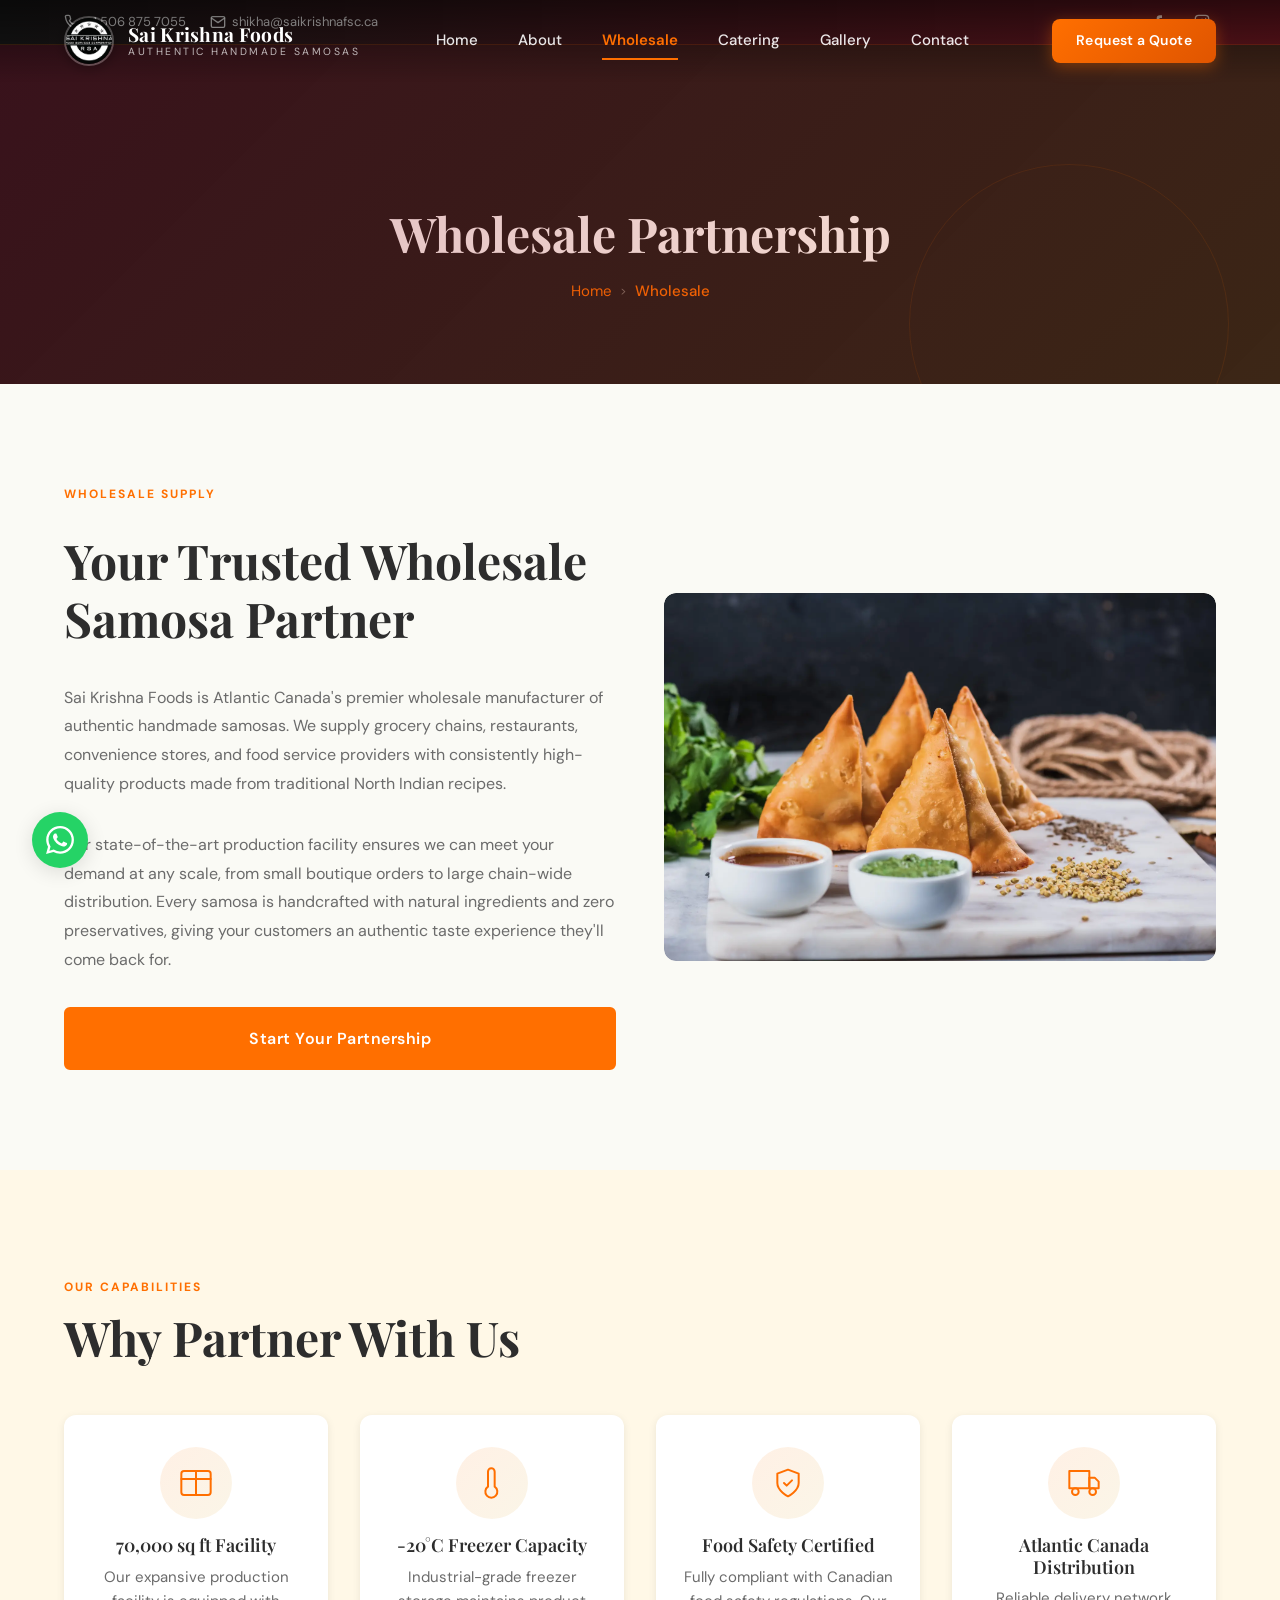
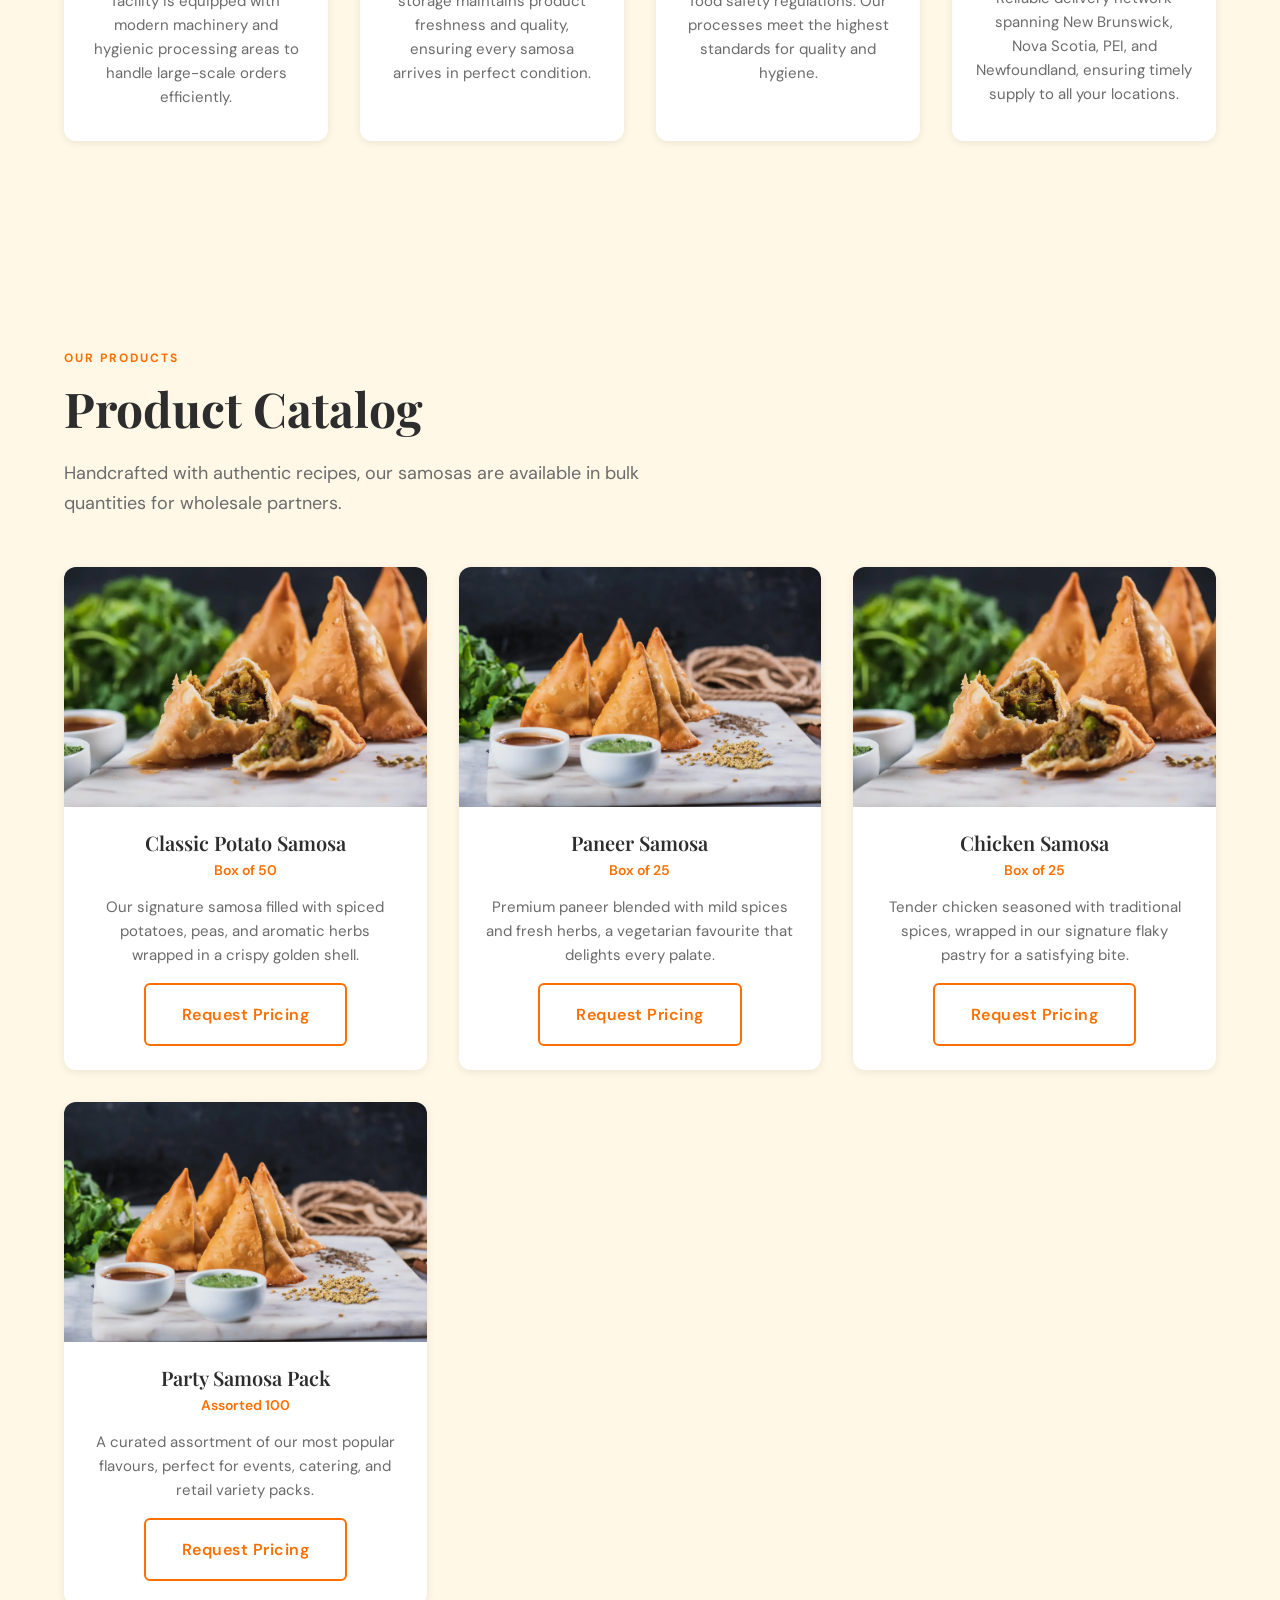
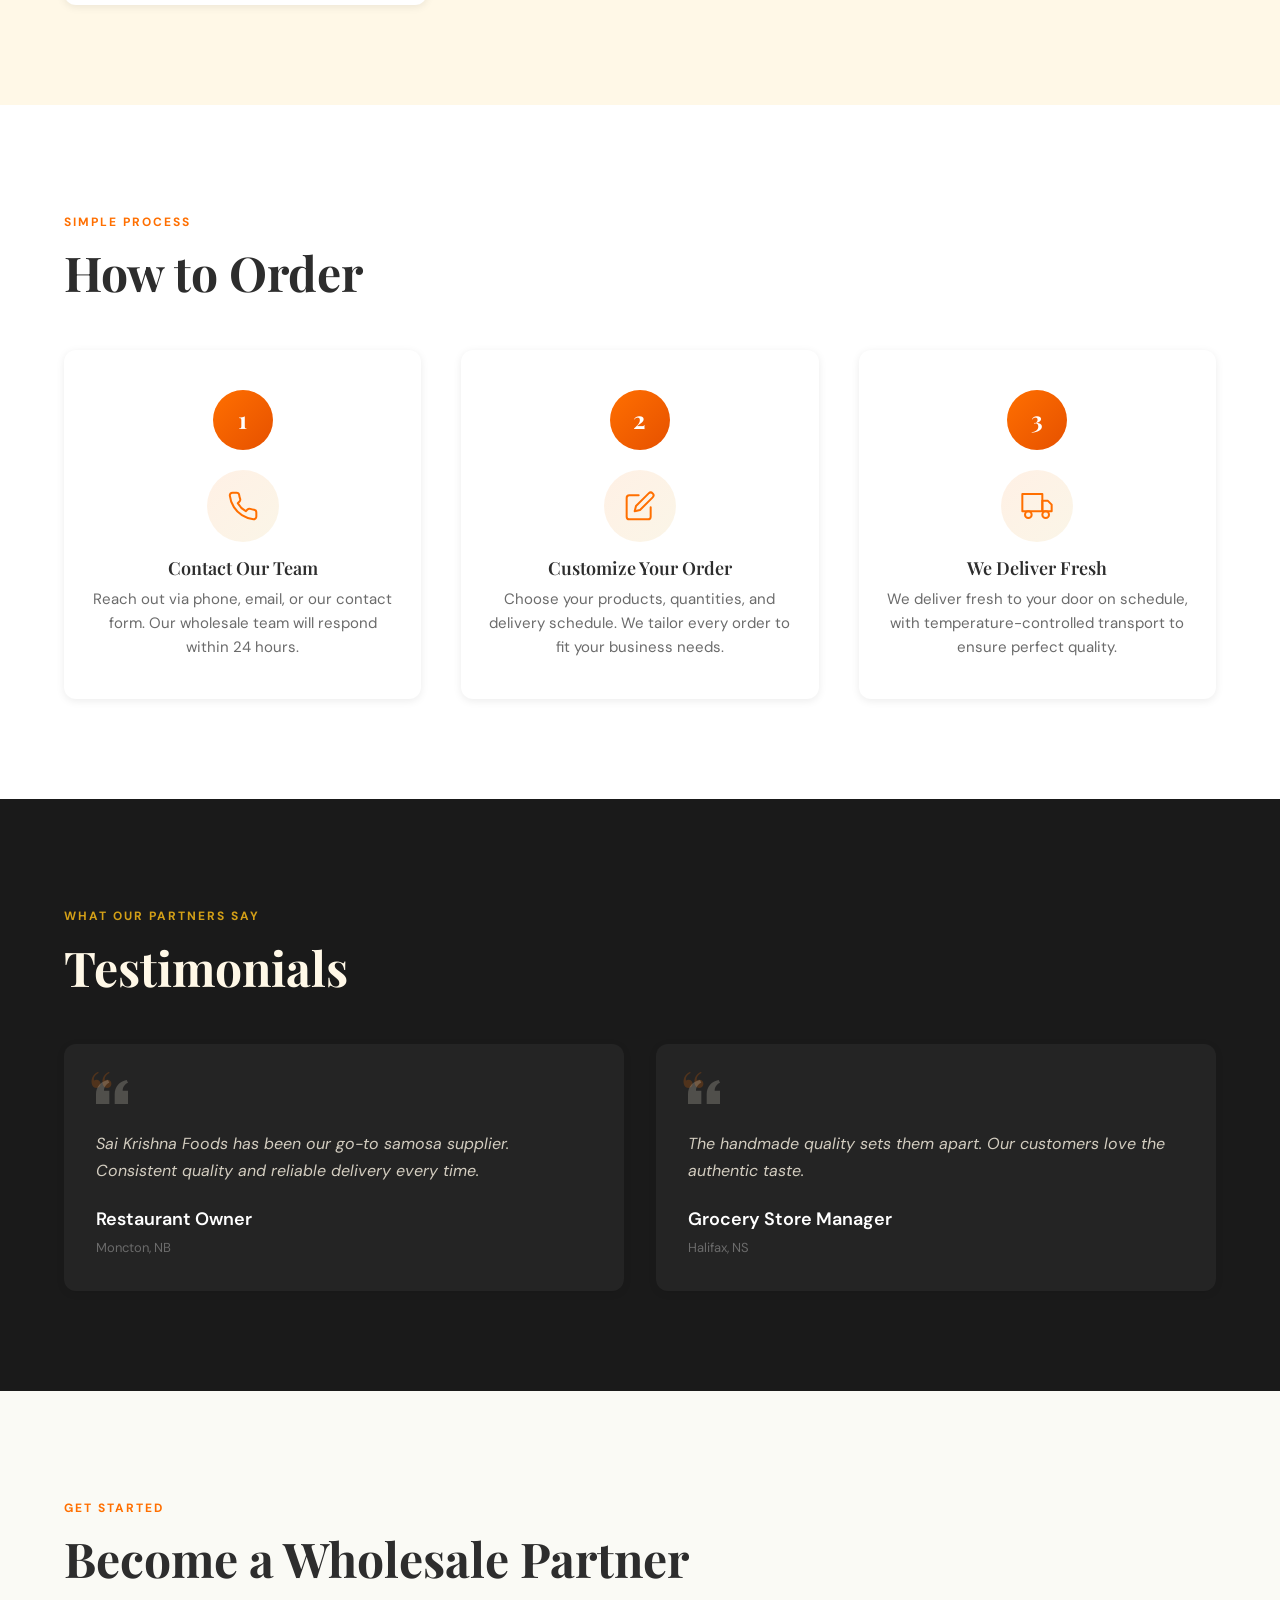
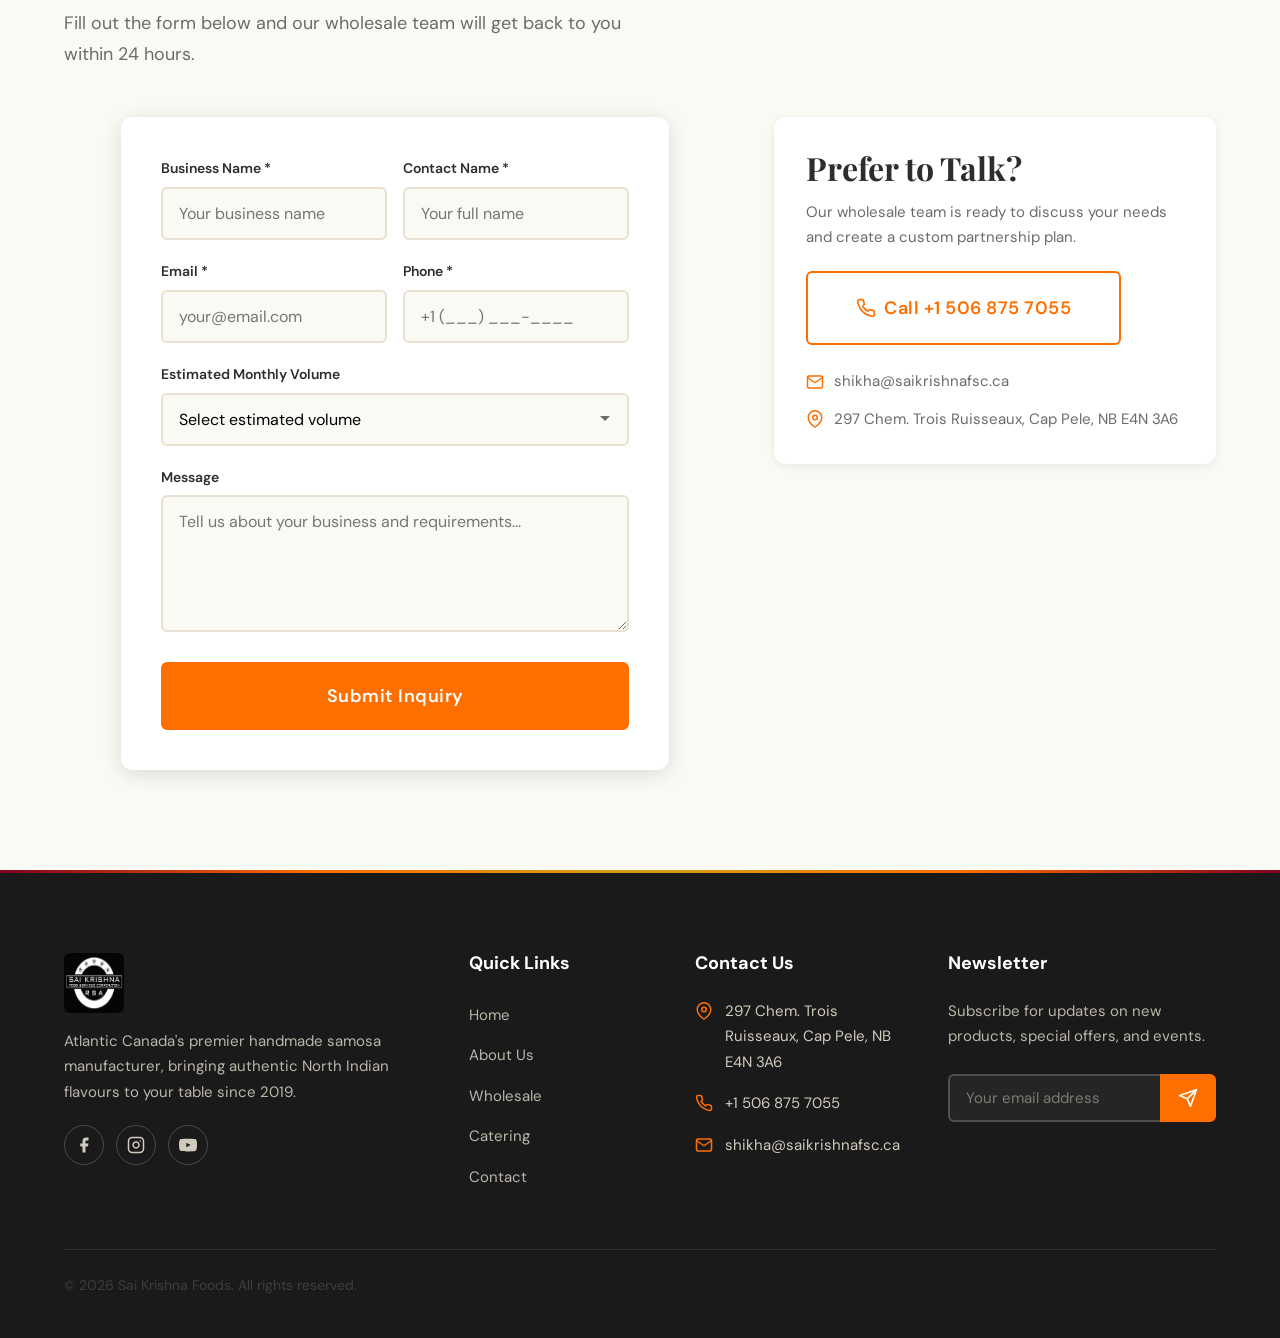
<file: wholesale.html>
<!DOCTYPE html>
<html lang="en">
<head>
    <meta charset="UTF-8">
    <meta name="viewport" content="width=device-width, initial-scale=1.0">
    <title>Wholesale | Sai Krishna Foods</title>
    <meta name="description" content="Partner with Sai Krishna Foods for wholesale handmade samosas. Atlantic Canada's premier supplier with a 70,000 sq ft facility and reliable distribution.">
    <meta name="keywords" content="wholesale samosas, bulk samosas, samosa supplier, Atlantic Canada wholesale, Sai Krishna Foods wholesale">
    <link rel="icon" type="image/png" href="https://saikrishnafsc.ca/wp-content/uploads/2024/10/favicon.png">

    <!-- Open Graph -->
    <meta property="og:title" content="Wholesale Partnership | Sai Krishna Foods">
    <meta property="og:description" content="Become a wholesale partner with Atlantic Canada's leading handmade samosa manufacturer. Reliable supply, consistent quality, competitive pricing.">
    <meta property="og:type" content="website">
    <meta property="og:url" content="https://saikrishnafsc.ca/wholesale.html">
    <meta property="og:image" content="images/slide3.webp">
    <meta property="og:site_name" content="Sai Krishna Foods">

    <!-- Google Fonts -->
    <link rel="preconnect" href="https://fonts.googleapis.com">
    <link rel="preconnect" href="https://fonts.gstatic.com" crossorigin>
    <link href="https://fonts.googleapis.com/css2?family=Playfair+Display:wght@400;500;600;700&family=DM+Sans:wght@300;400;500;600;700&display=swap" rel="stylesheet">

    <!-- CSS -->
    <link rel="stylesheet" href="css/styles.css">
</head>
<body>

    <!-- Preloader -->
    <div class="preloader" id="preloader">
        <div class="preloader-inner">
            <div class="preloader-spinner"></div>
        </div>
    </div>

    <!-- Top Bar -->
    <div class="top-bar">
        <div class="container top-bar-inner">
            <div class="top-bar-left">
                <a href="tel:+15068757055" class="top-bar-link">
                    <svg width="16" height="16" viewBox="0 0 24 24" fill="none" stroke="currentColor" stroke-width="2" stroke-linecap="round" stroke-linejoin="round"><path d="M22 16.92v3a2 2 0 0 1-2.18 2 19.79 19.79 0 0 1-8.63-3.07 19.5 19.5 0 0 1-6-6 19.79 19.79 0 0 1-3.07-8.67A2 2 0 0 1 4.11 2h3a2 2 0 0 1 2 1.72c.127.96.361 1.903.7 2.81a2 2 0 0 1-.45 2.11L8.09 9.91a16 16 0 0 0 6 6l1.27-1.27a2 2 0 0 1 2.11-.45c.907.339 1.85.573 2.81.7A2 2 0 0 1 22 16.92z"/></svg>
                    +1 506 875 7055
                </a>
                <a href="mailto:shikha@saikrishnafsc.ca" class="top-bar-link">
                    <svg width="16" height="16" viewBox="0 0 24 24" fill="none" stroke="currentColor" stroke-width="2" stroke-linecap="round" stroke-linejoin="round"><path d="M4 4h16c1.1 0 2 .9 2 2v12c0 1.1-.9 2-2 2H4c-1.1 0-2-.9-2-2V6c0-1.1.9-2 2-2z"/><polyline points="22,6 12,13 2,6"/></svg>
                    shikha@saikrishnafsc.ca
                </a>
            </div>
            <div class="top-bar-right">
                <a href="https://www.facebook.com/saikrishnafsc" target="_blank" rel="noopener" class="top-bar-social" aria-label="Facebook">
                    <svg width="16" height="16" viewBox="0 0 24 24" fill="currentColor"><path d="M18 2h-3a5 5 0 0 0-5 5v3H7v4h3v8h4v-8h3l1-4h-4V7a1 1 0 0 1 1-1h3z"/></svg>
                </a>
                <a href="https://www.instagram.com/saikrishnafsc" target="_blank" rel="noopener" class="top-bar-social" aria-label="Instagram">
                    <svg width="16" height="16" viewBox="0 0 24 24" fill="none" stroke="currentColor" stroke-width="2" stroke-linecap="round" stroke-linejoin="round"><rect x="2" y="2" width="20" height="20" rx="5" ry="5"/><path d="M16 11.37A4 4 0 1 1 12.63 8 4 4 0 0 1 16 11.37z"/><line x1="17.5" y1="6.5" x2="17.51" y2="6.5"/></svg>
                </a>
            </div>
        </div>
    </div>

    <!-- Navbar -->
    <nav class="navbar">
        <div class="container">
            <a href="index.html" class="navbar-brand">
                <img src="images/cropped-logo.jpeg" alt="Sai Krishna Foods Logo" class="navbar-logo">
                <div class="navbar-brand-text">
                    Sai Krishna Foods
                    <small>AUTHENTIC HANDMADE SAMOSAS</small>
                </div>
            </a>
            <div class="nav-links">
                <a href="index.html">Home</a>
                <a href="about.html">About</a>
                <a href="wholesale.html" class="active">Wholesale</a>
                <a href="catering.html">Catering</a>
                <a href="gallery.html">Gallery</a>
                <a href="contact.html">Contact</a>
            </div>
            <div class="nav-cta">
                <a href="contact.html" class="btn btn-primary">Request a Quote</a>
            </div>
            <button class="mobile-toggle" aria-label="Toggle navigation">
                <span></span>
                <span></span>
                <span></span>
            </button>
        </div>
    </nav>

    <!-- Mobile Menu Overlay -->
    <div class="mobile-menu">
        <a href="index.html">Home</a>
        <a href="about.html">About</a>
        <a href="wholesale.html" class="active">Wholesale</a>
        <a href="catering.html">Catering</a>
        <a href="gallery.html">Gallery</a>
        <a href="contact.html">Contact</a>
        <a href="contact.html" class="btn btn-primary">Request a Quote</a>
    </div>

    <!-- Page Hero -->
    <section class="page-hero">
        <div class="container">
            <h1 class="page-hero-title">Wholesale Partnership</h1>
            <nav class="breadcrumb" aria-label="Breadcrumb">
                <a href="index.html">Home</a>
                <span class="breadcrumb-separator">&gt;</span>
                <span class="breadcrumb-current">Wholesale</span>
            </nav>
        </div>
    </section>

    <!-- Intro Section -->
    <section class="section wholesale-intro-section">
        <div class="container">
            <div class="split-grid">
                <div class="split-grid-content animate-on-scroll">
                    <span class="section-tag">Wholesale Supply</span>
                    <h2 class="section-title">Your Trusted Wholesale Samosa Partner</h2>
                    <p>Sai Krishna Foods is Atlantic Canada's premier wholesale manufacturer of authentic handmade samosas. We supply grocery chains, restaurants, convenience stores, and food service providers with consistently high-quality products made from traditional North Indian recipes.</p>
                    <p>Our state-of-the-art production facility ensures we can meet your demand at any scale, from small boutique orders to large chain-wide distribution. Every samosa is handcrafted with natural ingredients and zero preservatives, giving your customers an authentic taste experience they'll come back for.</p>
                    <a href="contact.html" class="btn btn-primary">Start Your Partnership</a>
                </div>
                <div class="split-grid-image animate-on-scroll">
                    <img src="images/slide3.webp" alt="Sai Krishna Foods wholesale samosas" loading="lazy">
                </div>
            </div>
        </div>
    </section>

    <!-- Why Partner With Us -->
    <section class="section section-cream wholesale-features-section">
        <div class="container">
            <div class="section-header animate-on-scroll">
                <span class="section-tag">Our Capabilities</span>
                <h2 class="section-title">Why Partner With Us</h2>
            </div>
            <div class="wholesale-features">
                <div class="wholesale-feature-card animate-on-scroll">
                    <div class="feature-icon">
                        <svg width="48" height="48" viewBox="0 0 24 24" fill="none" stroke="currentColor" stroke-width="1.5" stroke-linecap="round" stroke-linejoin="round">
                            <rect x="1" y="3" width="22" height="18" rx="2"/>
                            <path d="M1 9h22"/>
                            <path d="M12 3v18"/>
                        </svg>
                    </div>
                    <h3 class="feature-title">70,000 sq ft Facility</h3>
                    <p class="feature-description">Our expansive production facility is equipped with modern machinery and hygienic processing areas to handle large-scale orders efficiently.</p>
                </div>
                <div class="wholesale-feature-card animate-on-scroll">
                    <div class="feature-icon">
                        <svg width="48" height="48" viewBox="0 0 24 24" fill="none" stroke="currentColor" stroke-width="1.5" stroke-linecap="round" stroke-linejoin="round">
                            <path d="M14 14.76V3.5a2.5 2.5 0 0 0-5 0v11.26a4.5 4.5 0 1 0 5 0z"/>
                        </svg>
                    </div>
                    <h3 class="feature-title">-20&deg;C Freezer Capacity</h3>
                    <p class="feature-description">Industrial-grade freezer storage maintains product freshness and quality, ensuring every samosa arrives in perfect condition.</p>
                </div>
                <div class="wholesale-feature-card animate-on-scroll">
                    <div class="feature-icon">
                        <svg width="48" height="48" viewBox="0 0 24 24" fill="none" stroke="currentColor" stroke-width="1.5" stroke-linecap="round" stroke-linejoin="round">
                            <path d="M12 22s8-4 8-10V5l-8-3-8 3v7c0 6 8 10 8 10z"/>
                            <path d="M9 12l2 2 4-4"/>
                        </svg>
                    </div>
                    <h3 class="feature-title">Food Safety Certified</h3>
                    <p class="feature-description">Fully compliant with Canadian food safety regulations. Our processes meet the highest standards for quality and hygiene.</p>
                </div>
                <div class="wholesale-feature-card animate-on-scroll">
                    <div class="feature-icon">
                        <svg width="48" height="48" viewBox="0 0 24 24" fill="none" stroke="currentColor" stroke-width="1.5" stroke-linecap="round" stroke-linejoin="round">
                            <rect x="1" y="3" width="15" height="13"/>
                            <polygon points="16 8 20 8 23 11 23 16 16 16 16 8"/>
                            <circle cx="5.5" cy="18.5" r="2.5"/>
                            <circle cx="18.5" cy="18.5" r="2.5"/>
                        </svg>
                    </div>
                    <h3 class="feature-title">Atlantic Canada Distribution</h3>
                    <p class="feature-description">Reliable delivery network spanning New Brunswick, Nova Scotia, PEI, and Newfoundland, ensuring timely supply to all your locations.</p>
                </div>
            </div>
        </div>
    </section>

    <!-- Product Catalog -->
    <section class="section section-cream product-catalog-section">
        <div class="container">
            <div class="section-header animate-on-scroll">
                <span class="section-tag">Our Products</span>
                <h2 class="section-title">Product Catalog</h2>
                <p class="section-subtitle">Handcrafted with authentic recipes, our samosas are available in bulk quantities for wholesale partners.</p>
            </div>
            <div class="product-grid">
                <div class="product-card animate-on-scroll">
                    <div class="product-image">
                        <img src="images/fd1.webp" alt="Classic Potato Samosa" loading="lazy">
                    </div>
                    <div class="product-info">
                        <h3 class="product-title">Classic Potato Samosa</h3>
                        <p class="product-size">Box of 50</p>
                        <p class="product-description">Our signature samosa filled with spiced potatoes, peas, and aromatic herbs wrapped in a crispy golden shell.</p>
                        <a href="contact.html" class="btn btn-outline">Request Pricing</a>
                    </div>
                </div>
                <div class="product-card animate-on-scroll">
                    <div class="product-image">
                        <img src="images/slide3.webp" alt="Paneer Samosa" loading="lazy">
                    </div>
                    <div class="product-info">
                        <h3 class="product-title">Paneer Samosa</h3>
                        <p class="product-size">Box of 25</p>
                        <p class="product-description">Premium paneer blended with mild spices and fresh herbs, a vegetarian favourite that delights every palate.</p>
                        <a href="contact.html" class="btn btn-outline">Request Pricing</a>
                    </div>
                </div>
                <div class="product-card animate-on-scroll">
                    <div class="product-image">
                        <img src="images/slide2.webp" alt="Chicken Samosa" loading="lazy">
                    </div>
                    <div class="product-info">
                        <h3 class="product-title">Chicken Samosa</h3>
                        <p class="product-size">Box of 25</p>
                        <p class="product-description">Tender chicken seasoned with traditional spices, wrapped in our signature flaky pastry for a satisfying bite.</p>
                        <a href="contact.html" class="btn btn-outline">Request Pricing</a>
                    </div>
                </div>
                <div class="product-card animate-on-scroll">
                    <div class="product-image">
                        <img src="images/slide1.webp" alt="Party Samosa Pack" loading="lazy">
                    </div>
                    <div class="product-info">
                        <h3 class="product-title">Party Samosa Pack</h3>
                        <p class="product-size">Assorted 100</p>
                        <p class="product-description">A curated assortment of our most popular flavours, perfect for events, catering, and retail variety packs.</p>
                        <a href="contact.html" class="btn btn-outline">Request Pricing</a>
                    </div>
                </div>
            </div>
        </div>
    </section>

    <!-- How to Order -->
    <section class="section how-to-order-section">
        <div class="container">
            <div class="section-header animate-on-scroll">
                <span class="section-tag">Simple Process</span>
                <h2 class="section-title">How to Order</h2>
            </div>
            <div class="steps-grid">
                <div class="step-card animate-on-scroll">
                    <div class="step-number">1</div>
                    <div class="step-icon">
                        <svg width="40" height="40" viewBox="0 0 24 24" fill="none" stroke="currentColor" stroke-width="1.5" stroke-linecap="round" stroke-linejoin="round">
                            <path d="M22 16.92v3a2 2 0 0 1-2.18 2 19.79 19.79 0 0 1-8.63-3.07 19.5 19.5 0 0 1-6-6 19.79 19.79 0 0 1-3.07-8.67A2 2 0 0 1 4.11 2h3a2 2 0 0 1 2 1.72c.127.96.361 1.903.7 2.81a2 2 0 0 1-.45 2.11L8.09 9.91a16 16 0 0 0 6 6l1.27-1.27a2 2 0 0 1 2.11-.45c.907.339 1.85.573 2.81.7A2 2 0 0 1 22 16.92z"/>
                        </svg>
                    </div>
                    <h3 class="step-title">Contact Our Team</h3>
                    <p class="step-description">Reach out via phone, email, or our contact form. Our wholesale team will respond within 24 hours.</p>
                </div>
                <div class="step-card animate-on-scroll">
                    <div class="step-number">2</div>
                    <div class="step-icon">
                        <svg width="40" height="40" viewBox="0 0 24 24" fill="none" stroke="currentColor" stroke-width="1.5" stroke-linecap="round" stroke-linejoin="round">
                            <path d="M11 4H4a2 2 0 0 0-2 2v14a2 2 0 0 0 2 2h14a2 2 0 0 0 2-2v-7"/>
                            <path d="M18.5 2.5a2.121 2.121 0 0 1 3 3L12 15l-4 1 1-4 9.5-9.5z"/>
                        </svg>
                    </div>
                    <h3 class="step-title">Customize Your Order</h3>
                    <p class="step-description">Choose your products, quantities, and delivery schedule. We tailor every order to fit your business needs.</p>
                </div>
                <div class="step-card animate-on-scroll">
                    <div class="step-number">3</div>
                    <div class="step-icon">
                        <svg width="40" height="40" viewBox="0 0 24 24" fill="none" stroke="currentColor" stroke-width="1.5" stroke-linecap="round" stroke-linejoin="round">
                            <rect x="1" y="3" width="15" height="13"/>
                            <polygon points="16 8 20 8 23 11 23 16 16 16 16 8"/>
                            <circle cx="5.5" cy="18.5" r="2.5"/>
                            <circle cx="18.5" cy="18.5" r="2.5"/>
                        </svg>
                    </div>
                    <h3 class="step-title">We Deliver Fresh</h3>
                    <p class="step-description">We deliver fresh to your door on schedule, with temperature-controlled transport to ensure perfect quality.</p>
                </div>
            </div>
        </div>
    </section>

    <!-- Testimonials -->
    <section class="section section-dark testimonials-section">
        <div class="container">
            <div class="section-header animate-on-scroll">
                <span class="section-tag">What Our Partners Say</span>
                <h2 class="section-title">Testimonials</h2>
            </div>
            <div class="testimonials-grid">
                <div class="testimonial-card animate-on-scroll">
                    <div class="testimonial-quote">
                        <svg width="32" height="32" viewBox="0 0 24 24" fill="currentColor" opacity="0.2">
                            <path d="M14.017 21v-7.391c0-5.704 3.731-9.57 8.983-10.609l.995 2.151c-2.432.917-3.995 3.638-3.995 5.849h4v10H14.017zM0 21v-7.391c0-5.704 3.748-9.57 9-10.609l.996 2.151C7.563 6.068 6 8.789 6 11h4v10H0z"/>
                        </svg>
                        <p class="testimonial-text">Sai Krishna Foods has been our go-to samosa supplier. Consistent quality and reliable delivery every time.</p>
                    </div>
                    <div class="testimonial-author">
                        <div class="testimonial-author-info">
                            <strong class="testimonial-name">Restaurant Owner</strong>
                            <span class="testimonial-location">Moncton, NB</span>
                        </div>
                    </div>
                </div>
                <div class="testimonial-card animate-on-scroll">
                    <div class="testimonial-quote">
                        <svg width="32" height="32" viewBox="0 0 24 24" fill="currentColor" opacity="0.2">
                            <path d="M14.017 21v-7.391c0-5.704 3.731-9.57 8.983-10.609l.995 2.151c-2.432.917-3.995 3.638-3.995 5.849h4v10H14.017zM0 21v-7.391c0-5.704 3.748-9.57 9-10.609l.996 2.151C7.563 6.068 6 8.789 6 11h4v10H0z"/>
                        </svg>
                        <p class="testimonial-text">The handmade quality sets them apart. Our customers love the authentic taste.</p>
                    </div>
                    <div class="testimonial-author">
                        <div class="testimonial-author-info">
                            <strong class="testimonial-name">Grocery Store Manager</strong>
                            <span class="testimonial-location">Halifax, NS</span>
                        </div>
                    </div>
                </div>
            </div>
        </div>
    </section>

    <!-- Become a Wholesale Partner -->
    <section class="section wholesale-contact-section">
        <div class="container">
            <div class="section-header animate-on-scroll">
                <span class="section-tag">Get Started</span>
                <h2 class="section-title">Become a Wholesale Partner</h2>
                <p class="section-subtitle">Fill out the form below and our wholesale team will get back to you within 24 hours.</p>
            </div>
            <div class="wholesale-contact-grid">
                <div class="contact-form-wrapper animate-on-scroll">
                    <form class="contact-form" action="#" method="POST">
                        <div class="form-row">
                            <div class="form-group">
                                <label for="businessName">Business Name *</label>
                                <input type="text" id="businessName" name="businessName" required placeholder="Your business name">
                            </div>
                            <div class="form-group">
                                <label for="contactName">Contact Name *</label>
                                <input type="text" id="contactName" name="contactName" required placeholder="Your full name">
                            </div>
                        </div>
                        <div class="form-row">
                            <div class="form-group">
                                <label for="email">Email *</label>
                                <input type="email" id="email" name="email" required placeholder="your@email.com">
                            </div>
                            <div class="form-group">
                                <label for="phone">Phone *</label>
                                <input type="tel" id="phone" name="phone" required placeholder="+1 (___) ___-____">
                            </div>
                        </div>
                        <div class="form-group">
                            <label for="volume">Estimated Monthly Volume</label>
                            <select id="volume" name="volume">
                                <option value="" disabled selected>Select estimated volume</option>
                                <option value="under-500">Under 500 units</option>
                                <option value="500-1000">500 - 1,000 units</option>
                                <option value="1000-5000">1,000 - 5,000 units</option>
                                <option value="5000-10000">5,000 - 10,000 units</option>
                                <option value="over-10000">Over 10,000 units</option>
                            </select>
                        </div>
                        <div class="form-group">
                            <label for="message">Message</label>
                            <textarea id="message" name="message" rows="5" placeholder="Tell us about your business and requirements..."></textarea>
                        </div>
                        <button type="submit" class="btn btn-primary btn-lg btn-full">Submit Inquiry</button>
                    </form>
                </div>
                <div class="wholesale-contact-info animate-on-scroll">
                    <div class="contact-info-card">
                        <h3>Prefer to Talk?</h3>
                        <p>Our wholesale team is ready to discuss your needs and create a custom partnership plan.</p>
                        <a href="tel:+15068757055" class="btn btn-outline btn-lg">
                            <svg width="20" height="20" viewBox="0 0 24 24" fill="none" stroke="currentColor" stroke-width="2" stroke-linecap="round" stroke-linejoin="round"><path d="M22 16.92v3a2 2 0 0 1-2.18 2 19.79 19.79 0 0 1-8.63-3.07 19.5 19.5 0 0 1-6-6 19.79 19.79 0 0 1-3.07-8.67A2 2 0 0 1 4.11 2h3a2 2 0 0 1 2 1.72c.127.96.361 1.903.7 2.81a2 2 0 0 1-.45 2.11L8.09 9.91a16 16 0 0 0 6 6l1.27-1.27a2 2 0 0 1 2.11-.45c.907.339 1.85.573 2.81.7A2 2 0 0 1 22 16.92z"/></svg>
                            Call +1 506 875 7055
                        </a>
                        <div class="contact-details-list">
                            <div class="contact-detail">
                                <svg width="18" height="18" viewBox="0 0 24 24" fill="none" stroke="currentColor" stroke-width="2" stroke-linecap="round" stroke-linejoin="round"><path d="M4 4h16c1.1 0 2 .9 2 2v12c0 1.1-.9 2-2 2H4c-1.1 0-2-.9-2-2V6c0-1.1.9-2 2-2z"/><polyline points="22,6 12,13 2,6"/></svg>
                                <a href="mailto:shikha@saikrishnafsc.ca">shikha@saikrishnafsc.ca</a>
                            </div>
                            <div class="contact-detail">
                                <svg width="18" height="18" viewBox="0 0 24 24" fill="none" stroke="currentColor" stroke-width="2" stroke-linecap="round" stroke-linejoin="round"><path d="M21 10c0 7-9 13-9 13s-9-6-9-13a9 9 0 0 1 18 0z"/><circle cx="12" cy="10" r="3"/></svg>
                                <span>297 Chem. Trois Ruisseaux, Cap Pele, NB E4N 3A6</span>
                            </div>
                        </div>
                    </div>
                </div>
            </div>
        </div>
    </section>

    <!-- Footer -->
    <footer class="footer">
        <div class="container">
            <div class="footer-grid">
                <!-- Brand Column -->
                <div class="footer-col">
                    <a href="index.html" class="footer-brand">
                        <img src="images/cropped-logo.jpeg" alt="Sai Krishna Foods" class="footer-logo">
                    </a>
                    <p class="footer-about">Atlantic Canada's premier handmade samosa manufacturer, bringing authentic North Indian flavours to your table since 2019.</p>
                    <div class="footer-social">
                        <a href="https://www.facebook.com/saikrishnafsc" target="_blank" rel="noopener" aria-label="Facebook">
                            <svg width="20" height="20" viewBox="0 0 24 24" fill="currentColor"><path d="M18 2h-3a5 5 0 0 0-5 5v3H7v4h3v8h4v-8h3l1-4h-4V7a1 1 0 0 1 1-1h3z"/></svg>
                        </a>
                        <a href="https://www.instagram.com/saikrishnafsc" target="_blank" rel="noopener" aria-label="Instagram">
                            <svg width="20" height="20" viewBox="0 0 24 24" fill="none" stroke="currentColor" stroke-width="2" stroke-linecap="round" stroke-linejoin="round"><rect x="2" y="2" width="20" height="20" rx="5" ry="5"/><path d="M16 11.37A4 4 0 1 1 12.63 8 4 4 0 0 1 16 11.37z"/><line x1="17.5" y1="6.5" x2="17.51" y2="6.5"/></svg>
                        </a>
                        <a href="https://www.youtube.com/@saikrishnafsc" target="_blank" rel="noopener" aria-label="YouTube">
                            <svg width="20" height="20" viewBox="0 0 24 24" fill="currentColor"><path d="M23.5 6.19a3.02 3.02 0 0 0-2.12-2.14C19.5 3.5 12 3.5 12 3.5s-7.5 0-9.38.55A3.02 3.02 0 0 0 .5 6.19 31.6 31.6 0 0 0 0 12a31.6 31.6 0 0 0 .5 5.81 3.02 3.02 0 0 0 2.12 2.14c1.87.55 9.38.55 9.38.55s7.5 0 9.38-.55a3.02 3.02 0 0 0 2.12-2.14A31.6 31.6 0 0 0 24 12a31.6 31.6 0 0 0-.5-5.81zM9.75 15.02V8.98L15.5 12l-5.75 3.02z"/></svg>
                        </a>
                    </div>
                </div>

                <!-- Quick Links -->
                <div class="footer-col">
                    <h4 class="footer-heading">Quick Links</h4>
                    <ul class="footer-links">
                        <li><a href="index.html">Home</a></li>
                        <li><a href="about.html">About Us</a></li>
                        <li><a href="wholesale.html">Wholesale</a></li>
                        <li><a href="catering.html">Catering</a></li>
                        <li><a href="contact.html">Contact</a></li>
                    </ul>
                </div>

                <!-- Contact Info -->
                <div class="footer-col">
                    <h4 class="footer-heading">Contact Us</h4>
                    <ul class="footer-contact">
                        <li>
                            <svg width="16" height="16" viewBox="0 0 24 24" fill="none" stroke="currentColor" stroke-width="2" stroke-linecap="round" stroke-linejoin="round"><path d="M21 10c0 7-9 13-9 13s-9-6-9-13a9 9 0 0 1 18 0z"/><circle cx="12" cy="10" r="3"/></svg>
                            <span>297 Chem. Trois Ruisseaux, Cap Pele, NB E4N 3A6</span>
                        </li>
                        <li>
                            <svg width="16" height="16" viewBox="0 0 24 24" fill="none" stroke="currentColor" stroke-width="2" stroke-linecap="round" stroke-linejoin="round"><path d="M22 16.92v3a2 2 0 0 1-2.18 2 19.79 19.79 0 0 1-8.63-3.07 19.5 19.5 0 0 1-6-6 19.79 19.79 0 0 1-3.07-8.67A2 2 0 0 1 4.11 2h3a2 2 0 0 1 2 1.72c.127.96.361 1.903.7 2.81a2 2 0 0 1-.45 2.11L8.09 9.91a16 16 0 0 0 6 6l1.27-1.27a2 2 0 0 1 2.11-.45c.907.339 1.85.573 2.81.7A2 2 0 0 1 22 16.92z"/></svg>
                            <a href="tel:+15068757055">+1 506 875 7055</a>
                        </li>
                        <li>
                            <svg width="16" height="16" viewBox="0 0 24 24" fill="none" stroke="currentColor" stroke-width="2" stroke-linecap="round" stroke-linejoin="round"><path d="M4 4h16c1.1 0 2 .9 2 2v12c0 1.1-.9 2-2 2H4c-1.1 0-2-.9-2-2V6c0-1.1.9-2 2-2z"/><polyline points="22,6 12,13 2,6"/></svg>
                            <a href="mailto:shikha@saikrishnafsc.ca">shikha@saikrishnafsc.ca</a>
                        </li>
                    </ul>
                </div>

                <!-- Newsletter -->
                <div class="footer-col">
                    <h4 class="footer-heading">Newsletter</h4>
                    <p class="footer-newsletter-text">Subscribe for updates on new products, special offers, and events.</p>
                    <form class="footer-newsletter-form" action="#" method="POST">
                        <div class="newsletter-input-group">
                            <input type="email" placeholder="Your email address" required aria-label="Email address">
                            <button type="submit" class="btn btn-primary" aria-label="Subscribe">
                                <svg width="20" height="20" viewBox="0 0 24 24" fill="none" stroke="currentColor" stroke-width="2" stroke-linecap="round" stroke-linejoin="round"><line x1="22" y1="2" x2="11" y2="13"/><polygon points="22 2 15 22 11 13 2 9 22 2"/></svg>
                            </button>
                        </div>
                    </form>
                </div>
            </div>
            <div class="footer-bottom">
                <p>&copy; 2026 Sai Krishna Foods. All rights reserved.</p>
            </div>
        </div>
    </footer>

    <!-- Scroll to Top -->
    <button class="scroll-to-top" id="scrollToTop" aria-label="Scroll to top">
        <svg width="24" height="24" viewBox="0 0 24 24" fill="none" stroke="currentColor" stroke-width="2" stroke-linecap="round" stroke-linejoin="round"><polyline points="18 15 12 9 6 15"/></svg>
    </button>

    <!-- WhatsApp Button -->
    <a href="https://wa.me/15068757055" class="whatsapp-btn" target="_blank" rel="noopener" aria-label="Chat on WhatsApp">
        <svg width="28" height="28" viewBox="0 0 24 24" fill="#fff"><path d="M17.472 14.382c-.297-.149-1.758-.867-2.03-.967-.273-.099-.471-.148-.67.15-.197.297-.767.966-.94 1.164-.173.199-.347.223-.644.075-.297-.15-1.255-.463-2.39-1.475-.883-.788-1.48-1.761-1.653-2.059-.173-.297-.018-.458.13-.606.134-.133.298-.347.446-.52.149-.174.198-.298.298-.497.099-.198.05-.371-.025-.52-.075-.149-.669-1.612-.916-2.207-.242-.579-.487-.5-.669-.51-.173-.008-.371-.01-.57-.01-.198 0-.52.074-.792.372-.272.297-1.04 1.016-1.04 2.479 0 1.462 1.065 2.875 1.213 3.074.149.198 2.096 3.2 5.077 4.487.709.306 1.262.489 1.694.625.712.227 1.36.195 1.871.118.571-.085 1.758-.719 2.006-1.413.248-.694.248-1.289.173-1.413-.074-.124-.272-.198-.57-.347m-5.421 7.403h-.004a9.87 9.87 0 0 1-5.031-1.378l-.361-.214-3.741.982.998-3.648-.235-.374a9.86 9.86 0 0 1-1.51-5.26c.001-5.45 4.436-9.884 9.888-9.884 2.64 0 5.122 1.03 6.988 2.898a9.825 9.825 0 0 1 2.893 6.994c-.003 5.45-4.437 9.884-9.885 9.884m8.413-18.297A11.815 11.815 0 0 0 12.05 0C5.495 0 .16 5.335.157 11.892c0 2.096.547 4.142 1.588 5.945L.057 24l6.305-1.654a11.882 11.882 0 0 0 5.683 1.448h.005c6.554 0 11.89-5.335 11.893-11.893a11.821 11.821 0 0 0-3.48-8.413z"/></svg>
    </a>

    <!-- JS -->
    <script src="js/main.js"></script>
</body>
</html>
</file>
<file: css/styles.css>
/* ============================================
   SAI KRISHNA FOODS - Design System & Styles
   ============================================ */

/* --- CSS Custom Properties --- */
:root {
  /* Colors */
  --saffron: #FF6F00;
  --saffron-light: #FF8F00;
  --saffron-dark: #E65100;
  --burgundy: #800020;
  --burgundy-light: #9B1B30;
  --maroon: #6B0018;
  --cream: #FFF8E7;
  --cream-dark: #F5ECD7;
  --charcoal: #2D2D2D;
  --charcoal-light: #3D3D3D;
  --gold: #D4A017;
  --gold-light: #E6B422;
  --white: #FFFFFF;
  --off-white: #FAFAF5;
  --dark-bg: #1A1A1A;
  --dark-bg-lighter: #242424;
  --text-muted: #6B6B6B;
  --text-light: #999999;
  --border-color: #E8E0D0;

  /* Typography */
  --font-heading: 'Playfair Display', 'Georgia', serif;
  --font-body: 'DM Sans', 'Helvetica Neue', sans-serif;

  /* Spacing */
  --section-padding: 100px;
  --container-width: 1200px;
  --container-narrow: 900px;

  /* Transitions */
  --transition-fast: 0.2s ease;
  --transition-base: 0.3s ease;
  --transition-slow: 0.5s ease;

  /* Shadows */
  --shadow-sm: 0 2px 8px rgba(0,0,0,0.08);
  --shadow-md: 0 4px 20px rgba(0,0,0,0.12);
  --shadow-lg: 0 8px 40px rgba(0,0,0,0.16);
  --shadow-xl: 0 16px 60px rgba(0,0,0,0.20);

  /* Border Radius */
  --radius-sm: 6px;
  --radius-md: 12px;
  --radius-lg: 20px;
  --radius-full: 9999px;
}

/* --- CSS Reset --- */
*, *::before, *::after {
  margin: 0;
  padding: 0;
  box-sizing: border-box;
}

html {
  scroll-behavior: smooth;
  font-size: 16px;
}

body {
  font-family: var(--font-body);
  font-size: 18px;
  line-height: 1.7;
  color: var(--charcoal);
  background-color: var(--off-white);
  -webkit-font-smoothing: antialiased;
  -moz-osx-font-smoothing: grayscale;
  overflow-x: hidden;
}

img {
  max-width: 100%;
  height: auto;
  display: block;
}

a {
  text-decoration: none;
  color: inherit;
  transition: color var(--transition-fast);
}

ul, ol {
  list-style: none;
}

button {
  border: none;
  background: none;
  cursor: pointer;
  font-family: inherit;
}

input, textarea, select {
  font-family: inherit;
  font-size: inherit;
}

h1, h2, h3, h4, h5, h6 {
  font-family: var(--font-heading);
  font-weight: 700;
  line-height: 1.2;
  color: var(--charcoal);
}

h1 { font-size: clamp(2.5rem, 5vw, 4.5rem); }
h2 { font-size: clamp(2rem, 4vw, 3rem); }
h3 { font-size: clamp(1.5rem, 3vw, 2rem); }
h4 { font-size: clamp(1.25rem, 2vw, 1.5rem); }
h5 { font-size: 1.125rem; }
h6 { font-size: 1rem; }

p {
  margin-bottom: 1rem;
  color: var(--charcoal-light);
}

/* --- Utility Classes --- */
.container {
  width: 100%;
  max-width: var(--container-width);
  margin: 0 auto;
  padding: 0 24px;
}

.container-narrow {
  max-width: var(--container-narrow);
}

.section {
  padding: var(--section-padding) 0;
}

.section-dark {
  background-color: var(--dark-bg);
  color: var(--cream);
}

.section-dark h2,
.section-dark h3,
.section-dark h4,
.section-dark p {
  color: var(--cream);
}

.section-dark p {
  color: rgba(255, 248, 231, 0.8);
}

.section-cream {
  background-color: var(--cream);
}

.text-center {
  text-align: center;
}

.text-saffron {
  color: var(--saffron);
}

.text-gold {
  color: var(--gold);
}

.section-label {
  font-family: var(--font-body);
  font-size: 0.875rem;
  font-weight: 700;
  letter-spacing: 3px;
  text-transform: uppercase;
  color: var(--saffron);
  margin-bottom: 12px;
  display: block;
}

.section-dark .section-label {
  color: var(--gold);
}

.section-title {
  margin-bottom: 20px;
}

.section-subtitle {
  font-size: 1.125rem;
  color: var(--text-muted);
  max-width: 600px;
  margin-bottom: 48px;
}

.text-center .section-subtitle {
  margin-left: auto;
  margin-right: auto;
}

.section-dark .section-subtitle {
  color: rgba(255, 248, 231, 0.7);
}

/* --- Buttons --- */
.btn {
  display: inline-flex;
  align-items: center;
  justify-content: center;
  gap: 8px;
  padding: 16px 36px;
  border-radius: var(--radius-sm);
  font-family: var(--font-body);
  font-size: 1rem;
  font-weight: 600;
  letter-spacing: 0.5px;
  transition: all var(--transition-base);
  cursor: pointer;
  border: 2px solid transparent;
  white-space: nowrap;
}

.btn-primary {
  background-color: var(--saffron);
  color: var(--white);
  border-color: var(--saffron);
}

.btn-primary:hover {
  background-color: var(--saffron-dark);
  border-color: var(--saffron-dark);
  transform: translateY(-2px);
  box-shadow: 0 8px 25px rgba(255, 111, 0, 0.35);
}

.btn-secondary {
  background-color: transparent;
  color: var(--white);
  border-color: var(--white);
}

.btn-secondary:hover {
  background-color: var(--white);
  color: var(--charcoal);
  transform: translateY(-2px);
}

.btn-burgundy {
  background-color: var(--burgundy);
  color: var(--white);
  border-color: var(--burgundy);
}

.btn-burgundy:hover {
  background-color: var(--maroon);
  border-color: var(--maroon);
  transform: translateY(-2px);
  box-shadow: 0 8px 25px rgba(128, 0, 32, 0.35);
}

.btn-outline {
  background-color: transparent;
  color: var(--saffron);
  border-color: var(--saffron);
}

.btn-outline:hover {
  background-color: var(--saffron);
  color: var(--white);
  transform: translateY(-2px);
}

.btn-outline-dark {
  background-color: transparent;
  color: var(--charcoal);
  border-color: var(--charcoal);
}

.btn-outline-dark:hover {
  background-color: var(--charcoal);
  color: var(--white);
  transform: translateY(-2px);
}

.btn-sm {
  padding: 10px 24px;
  font-size: 0.875rem;
}

.btn-lg {
  padding: 20px 48px;
  font-size: 1.125rem;
}

.btn-icon {
  width: 20px;
  height: 20px;
}

/* --- Preloader --- */
.preloader {
  position: fixed;
  top: 0;
  left: 0;
  width: 100%;
  height: 100%;
  background: var(--dark-bg);
  display: flex;
  align-items: center;
  justify-content: center;
  z-index: 99999;
  transition: opacity 0.5s ease, visibility 0.5s ease;
}

.preloader.loaded {
  opacity: 0;
  visibility: hidden;
  pointer-events: none;
}

.preloader-spinner {
  width: 48px;
  height: 48px;
  border: 3px solid rgba(255, 111, 0, 0.2);
  border-top-color: var(--saffron);
  border-radius: 50%;
  animation: spin 0.8s linear infinite;
}

@keyframes spin {
  to { transform: rotate(360deg); }
}

/* --- Top Bar --- */
.top-bar {
  background-color: var(--charcoal);
  padding: 8px 0;
  font-size: 0.875rem;
  color: rgba(255,255,255,0.8);
  display: none;
}

@media (min-width: 768px) {
  .top-bar {
    display: block;
  }
}

.top-bar .container {
  display: flex;
  justify-content: space-between;
  align-items: center;
}

.top-bar a {
  color: rgba(255,255,255,0.8);
  display: inline-flex;
  align-items: center;
  gap: 6px;
}

.top-bar a:hover {
  color: var(--saffron);
}

.top-bar-left {
  display: flex;
  gap: 24px;
  align-items: center;
}

.top-bar-right {
  display: flex;
  gap: 16px;
  align-items: center;
}

.top-bar-right a {
  width: 28px;
  height: 28px;
  display: flex;
  align-items: center;
  justify-content: center;
  border-radius: 50%;
  transition: all var(--transition-fast);
}

.top-bar-right a:hover {
  background: rgba(255,255,255,0.1);
  color: var(--saffron);
}

/* --- Navigation --- */
.navbar {
  position: fixed;
  top: 0;
  left: 0;
  width: 100%;
  z-index: 1000;
  transition: all var(--transition-base);
  padding: 16px 0;
}

.navbar.scrolled {
  background-color: rgba(255, 255, 255, 0.98);
  backdrop-filter: blur(12px);
  box-shadow: 0 2px 20px rgba(0,0,0,0.08);
  padding: 8px 0;
}

.navbar .container {
  display: flex;
  justify-content: space-between;
  align-items: center;
}

.navbar-brand {
  display: flex;
  align-items: center;
  gap: 12px;
  z-index: 1001;
}

.navbar-logo {
  display: flex;
  align-items: center;
  height: 55px;
  width: auto;
  transition: height var(--transition-base);
}

.navbar-logo img {
  height: 100%;
  width: auto;
  border-radius: 50%;
  object-fit: contain;
}

.navbar.scrolled .navbar-logo {
  height: 45px;
}

.navbar-brand-text {
  font-family: var(--font-heading);
  font-size: 1.25rem;
  font-weight: 700;
  color: var(--white);
  transition: color var(--transition-base);
  line-height: 1.2;
}

.navbar-brand-text small {
  display: block;
  font-family: var(--font-body);
  font-size: 0.7rem;
  font-weight: 400;
  letter-spacing: 2px;
  text-transform: uppercase;
  opacity: 0.8;
}

.navbar.scrolled .navbar-brand-text {
  color: var(--charcoal);
}

.nav-links {
  display: none;
  gap: 4px;
  align-items: center;
}

@media (min-width: 1024px) {
  .nav-links {
    display: flex;
  }
}

.nav-links a {
  padding: 10px 18px;
  font-size: 0.9375rem;
  font-weight: 500;
  color: rgba(255,255,255,0.9);
  border-radius: var(--radius-sm);
  transition: all var(--transition-fast);
  position: relative;
}

.nav-links a::after {
  content: '';
  position: absolute;
  bottom: 4px;
  left: 18px;
  right: 18px;
  height: 2px;
  background-color: var(--saffron);
  transform: scaleX(0);
  transition: transform var(--transition-base);
}

.nav-links a:hover::after,
.nav-links a.active::after {
  transform: scaleX(1);
}

.nav-links a:hover {
  color: var(--white);
}

.navbar.scrolled .nav-links a {
  color: var(--charcoal-light);
}

.navbar.scrolled .nav-links a:hover {
  color: var(--saffron);
}

.navbar.scrolled .nav-links a::after {
  bottom: 4px;
}

.nav-cta {
  margin-left: 12px;
  display: none;
}

@media (min-width: 1024px) {
  .nav-cta {
    display: flex;
    align-items: center;
  }
}

.nav-cta .btn {
  padding: 10px 24px;
  font-size: 0.875rem;
}

.navbar.scrolled .nav-cta .btn-primary {
  background-color: var(--saffron);
  border-color: var(--saffron);
  color: var(--white);
}

/* Mobile Menu */
.mobile-toggle {
  display: flex;
  flex-direction: column;
  gap: 5px;
  z-index: 1001;
  padding: 8px;
}

@media (min-width: 1024px) {
  .mobile-toggle {
    display: none;
  }
}

.mobile-toggle span {
  display: block;
  width: 24px;
  height: 2px;
  background-color: var(--white);
  transition: all var(--transition-base);
}

.navbar.scrolled .mobile-toggle span {
  background-color: var(--charcoal);
}

.mobile-toggle.active span:nth-child(1) {
  transform: translateY(7px) rotate(45deg);
}

.mobile-toggle.active span:nth-child(2) {
  opacity: 0;
}

.mobile-toggle.active span:nth-child(3) {
  transform: translateY(-7px) rotate(-45deg);
}

.mobile-menu {
  position: fixed;
  top: 0;
  left: 0;
  width: 100%;
  height: 100vh;
  pointer-events: none;
  background-color: var(--dark-bg);
  display: flex;
  flex-direction: column;
  justify-content: center;
  align-items: center;
  gap: 8px;
  z-index: 1000;
  opacity: 0;
  visibility: hidden;
  transition: all var(--transition-base);
}

.mobile-menu.active {
  opacity: 1;
  visibility: visible;
  pointer-events: auto;
}

.mobile-menu a {
  font-family: var(--font-heading);
  font-size: 1.75rem;
  color: var(--white);
  padding: 12px 24px;
  transition: color var(--transition-fast);
}

.mobile-menu a:hover {
  color: var(--saffron);
}

.mobile-menu .btn {
  margin-top: 24px;
}

/* --- Hero Section --- */
.hero {
  position: relative;
  min-height: 100vh;
  display: flex;
  align-items: center;
  overflow: hidden;
  background-color: var(--dark-bg);
}

.hero-bg {
  position: absolute;
  top: 0;
  left: 0;
  width: 100%;
  height: 100%;
  z-index: 1;
}

.hero-bg img {
  width: 100%;
  height: 100%;
  object-fit: cover;
  animation: heroZoom 20s ease-in-out infinite alternate;
}

@keyframes heroZoom {
  0% { transform: scale(1); }
  100% { transform: scale(1.08); }
}

.hero-overlay {
  position: absolute;
  top: 0;
  left: 0;
  width: 100%;
  height: 100%;
  background: linear-gradient(
    135deg,
    rgba(26, 26, 26, 0.85) 0%,
    rgba(128, 0, 32, 0.6) 50%,
    rgba(26, 26, 26, 0.75) 100%
  );
  z-index: 2;
}

.hero-content {
  position: relative;
  z-index: 3;
  max-width: 750px;
  padding-top: 80px;
}

.hero h1 {
  color: var(--white);
  margin-bottom: 24px;
  font-weight: 800;
}

.hero h1 .highlight {
  color: var(--saffron);
}

.hero-subtitle {
  font-size: 1.25rem;
  color: rgba(255, 248, 231, 0.85);
  margin-bottom: 40px;
  max-width: 550px;
  line-height: 1.8;
}

.hero-buttons {
  display: flex;
  gap: 16px;
  flex-wrap: wrap;
}

.hero-stats {
  display: flex;
  gap: 48px;
  margin-top: 64px;
  padding-top: 40px;
  border-top: 1px solid rgba(255,255,255,0.15);
}

.hero-stat-number {
  font-family: var(--font-heading);
  font-size: 2.5rem;
  font-weight: 700;
  color: var(--saffron);
  display: block;
}

.hero-stat-label {
  font-size: 0.875rem;
  color: rgba(255,248,231,0.7);
  letter-spacing: 1px;
  text-transform: uppercase;
}

/* --- Page Hero (inner pages) --- */
.page-hero {
  position: relative;
  padding: 160px 0 80px;
  background-color: var(--dark-bg);
  text-align: center;
  overflow: hidden;
}

.page-hero::before {
  content: '';
  position: absolute;
  top: 0;
  left: 0;
  width: 100%;
  height: 100%;
  background: linear-gradient(135deg, rgba(128,0,32,0.3), rgba(255,111,0,0.15));
  z-index: 1;
}

.page-hero-content {
  position: relative;
  z-index: 2;
}

.page-hero h1 {
  color: var(--white);
  margin-bottom: 16px;
}

.page-hero .breadcrumb {
  display: flex;
  justify-content: center;
  gap: 8px;
  font-size: 0.9375rem;
  color: rgba(255,248,231,0.6);
}

.page-hero .breadcrumb a {
  color: var(--saffron);
}

.page-hero .breadcrumb a:hover {
  color: var(--gold);
}

/* --- Trusted By / Logo Bar --- */
.trusted-bar {
  padding: 48px 0;
  background-color: var(--white);
  border-bottom: 1px solid var(--border-color);
}

.trusted-bar p {
  text-align: center;
  font-size: 0.875rem;
  font-weight: 600;
  letter-spacing: 2px;
  text-transform: uppercase;
  color: var(--text-muted);
  margin-bottom: 24px;
}

.trusted-logos {
  display: flex;
  justify-content: center;
  align-items: center;
  gap: 48px;
  flex-wrap: wrap;
}

.trusted-logos span {
  font-family: var(--font-heading);
  font-size: 1.25rem;
  font-weight: 700;
  color: var(--text-light);
  opacity: 0.5;
  transition: opacity var(--transition-base);
}

.trusted-logos span:hover {
  opacity: 0.8;
}

/* --- Feature Highlights --- */
.features-bar {
  padding: 60px 0;
  background-color: var(--cream);
}

.features-grid {
  display: grid;
  grid-template-columns: repeat(auto-fit, minmax(250px, 1fr));
  gap: 40px;
  text-align: center;
}

.feature-item {
  padding: 24px;
}

.feature-icon {
  width: 64px;
  height: 64px;
  margin: 0 auto 16px;
  display: flex;
  align-items: center;
  justify-content: center;
  background: linear-gradient(135deg, var(--saffron), var(--saffron-dark));
  border-radius: 50%;
  color: var(--white);
}

.feature-icon svg {
  width: 28px;
  height: 28px;
}

.feature-item h4 {
  margin-bottom: 8px;
  font-size: 1.125rem;
}

.feature-item p {
  font-size: 0.9375rem;
  color: var(--text-muted);
  margin-bottom: 0;
}

/* --- About / Story Section --- */
.story-section {
  overflow: hidden;
}

.story-grid {
  display: grid;
  grid-template-columns: 1fr;
  gap: 48px;
  align-items: center;
}

@media (min-width: 768px) {
  .story-grid {
    grid-template-columns: 1fr 1fr;
    gap: 64px;
  }
}

.story-image {
  position: relative;
  border-radius: var(--radius-md);
  overflow: hidden;
}

.story-image img {
  width: 100%;
  height: 100%;
  object-fit: cover;
  border-radius: var(--radius-md);
}

.story-image-accent {
  position: absolute;
  bottom: -20px;
  right: -20px;
  width: 200px;
  height: 200px;
  background: linear-gradient(135deg, var(--saffron), var(--gold));
  border-radius: var(--radius-md);
  z-index: -1;
}

.story-content h2 {
  margin-bottom: 24px;
}

.story-content p {
  margin-bottom: 16px;
}

/* --- Timeline --- */
.timeline {
  display: flex;
  gap: 0;
  overflow-x: auto;
  padding: 40px 0;
  margin-top: 24px;
  -webkit-overflow-scrolling: touch;
}

.timeline-item {
  flex: 0 0 auto;
  text-align: center;
  padding: 0 24px;
  position: relative;
  min-width: 160px;
}

.timeline-item::after {
  content: '';
  position: absolute;
  top: 16px;
  right: 0;
  width: 100%;
  height: 2px;
  background: linear-gradient(to right, var(--saffron), var(--gold));
  z-index: 0;
}

.timeline-item:last-child::after {
  display: none;
}

.timeline-dot {
  width: 32px;
  height: 32px;
  border-radius: 50%;
  background: var(--saffron);
  margin: 0 auto 12px;
  position: relative;
  z-index: 1;
  display: flex;
  align-items: center;
  justify-content: center;
  color: var(--white);
  font-size: 0.75rem;
  font-weight: 700;
}

.timeline-year {
  font-family: var(--font-heading);
  font-size: 1.25rem;
  font-weight: 700;
  color: var(--saffron);
  margin-bottom: 4px;
}

.timeline-text {
  font-size: 0.875rem;
  color: var(--text-muted);
  line-height: 1.5;
}

.section-dark .timeline-text {
  color: rgba(255,248,231,0.7);
}

.section-dark .timeline-year {
  color: var(--gold);
}

/* --- Services / Cards Grid --- */
.services-grid {
  display: grid;
  grid-template-columns: repeat(auto-fit, minmax(260px, 1fr));
  gap: 32px;
}

.service-card {
  background: var(--white);
  border-radius: var(--radius-md);
  overflow: hidden;
  transition: all var(--transition-base);
  box-shadow: var(--shadow-sm);
}

.service-card:hover {
  transform: translateY(-8px);
  box-shadow: var(--shadow-lg);
}

.service-card-image {
  height: 200px;
  overflow: hidden;
  position: relative;
}

.service-card-image img {
  width: 100%;
  height: 100%;
  object-fit: cover;
  transition: transform var(--transition-slow);
}

.service-card:hover .service-card-image img {
  transform: scale(1.05);
}

.service-card-overlay {
  position: absolute;
  top: 0;
  left: 0;
  width: 100%;
  height: 100%;
  background: linear-gradient(to bottom, transparent 50%, rgba(0,0,0,0.6) 100%);
}

.service-card-body {
  padding: 28px;
}

.service-card-body h3 {
  font-size: 1.25rem;
  margin-bottom: 8px;
}

.service-card-body p {
  font-size: 0.9375rem;
  color: var(--text-muted);
  margin-bottom: 16px;
}

.service-card-body .btn {
  padding: 8px 20px;
  font-size: 0.8125rem;
}

/* --- CTA / Parallax Section --- */
.cta-section {
  position: relative;
  padding: 100px 0;
  text-align: center;
  overflow: hidden;
}

.cta-section .cta-bg {
  position: absolute;
  top: 0;
  left: 0;
  width: 100%;
  height: 100%;
  z-index: 0;
}

.cta-section .cta-bg img {
  width: 100%;
  height: 100%;
  object-fit: cover;
}

.cta-section .cta-overlay {
  position: absolute;
  top: 0;
  left: 0;
  width: 100%;
  height: 100%;
  background: linear-gradient(135deg, rgba(128, 0, 32, 0.92), rgba(26, 26, 26, 0.88));
  z-index: 1;
}

.cta-section .container {
  position: relative;
  z-index: 2;
}

.cta-section h2 {
  color: var(--white);
  margin-bottom: 16px;
}

.cta-section p {
  color: rgba(255,248,231,0.8);
  font-size: 1.125rem;
  max-width: 600px;
  margin: 0 auto 32px;
}

.cta-buttons {
  display: flex;
  justify-content: center;
  gap: 16px;
  flex-wrap: wrap;
}

/* --- Product Showcase --- */
.product-grid {
  display: grid;
  grid-template-columns: repeat(auto-fit, minmax(280px, 1fr));
  gap: 32px;
}

.product-card {
  background: var(--white);
  border-radius: var(--radius-md);
  overflow: hidden;
  box-shadow: var(--shadow-sm);
  transition: all var(--transition-base);
  text-align: center;
}

.product-card:hover {
  transform: translateY(-4px);
  box-shadow: var(--shadow-md);
}

.product-card-image {
  height: 240px;
  overflow: hidden;
  background: var(--cream);
  display: flex;
  align-items: center;
  justify-content: center;
}

.product-card-image img {
  width: 100%;
  height: 100%;
  object-fit: cover;
  transition: transform var(--transition-slow);
}

.product-card:hover .product-card-image img {
  transform: scale(1.05);
}

.product-card-body {
  padding: 24px;
}

.product-card-body h4 {
  margin-bottom: 8px;
}

.product-card-body p {
  font-size: 0.875rem;
  color: var(--text-muted);
  margin-bottom: 16px;
}

/* --- Stats / Counter Section --- */
.stats-section {
  background: linear-gradient(135deg, var(--burgundy), var(--maroon));
  padding: 64px 0;
}

.stats-grid {
  display: grid;
  grid-template-columns: repeat(auto-fit, minmax(200px, 1fr));
  gap: 32px;
  text-align: center;
}

.stat-item {
  padding: 16px;
}

.stat-number {
  font-family: var(--font-heading);
  font-size: 3rem;
  font-weight: 800;
  color: var(--gold);
  line-height: 1;
  margin-bottom: 8px;
}

.stat-label {
  font-size: 0.9375rem;
  color: rgba(255,248,231,0.8);
  text-transform: uppercase;
  letter-spacing: 1px;
}

/* --- How It Works --- */
.steps-grid {
  display: grid;
  grid-template-columns: repeat(auto-fit, minmax(250px, 1fr));
  gap: 40px;
  text-align: center;
  counter-reset: step-counter;
}

.step-item {
  padding: 32px 24px;
  position: relative;
}

.step-number {
  width: 60px;
  height: 60px;
  border-radius: 50%;
  background: linear-gradient(135deg, var(--saffron), var(--saffron-dark));
  color: var(--white);
  font-family: var(--font-heading);
  font-size: 1.5rem;
  font-weight: 700;
  display: flex;
  align-items: center;
  justify-content: center;
  margin: 0 auto 20px;
}

.step-item h4 {
  margin-bottom: 8px;
}

.step-item p {
  font-size: 0.9375rem;
  color: var(--text-muted);
  margin-bottom: 0;
}

.section-dark .step-item p {
  color: rgba(255,248,231,0.7);
}

/* --- Gallery --- */
.gallery-grid {
  display: grid;
  grid-template-columns: repeat(auto-fill, minmax(280px, 1fr));
  gap: 16px;
}

.gallery-item {
  position: relative;
  border-radius: var(--radius-md);
  overflow: hidden;
  cursor: pointer;
  aspect-ratio: 4/3;
}

.gallery-item img {
  width: 100%;
  height: 100%;
  object-fit: cover;
  transition: transform var(--transition-slow);
}

.gallery-item:hover img {
  transform: scale(1.08);
}

.gallery-item-overlay {
  position: absolute;
  top: 0;
  left: 0;
  width: 100%;
  height: 100%;
  background: rgba(0,0,0,0.4);
  display: flex;
  align-items: center;
  justify-content: center;
  opacity: 0;
  transition: opacity var(--transition-base);
}

.gallery-item:hover .gallery-item-overlay {
  opacity: 1;
}

.gallery-item-overlay svg {
  width: 40px;
  height: 40px;
  color: var(--white);
}

/* Gallery Filter */
.gallery-filters {
  display: flex;
  justify-content: center;
  gap: 12px;
  margin-bottom: 40px;
  flex-wrap: wrap;
}

.gallery-filter-btn {
  padding: 8px 24px;
  border-radius: var(--radius-full);
  font-size: 0.875rem;
  font-weight: 600;
  color: var(--text-muted);
  border: 2px solid var(--border-color);
  transition: all var(--transition-fast);
}

.gallery-filter-btn:hover,
.gallery-filter-btn.active {
  background-color: var(--saffron);
  color: var(--white);
  border-color: var(--saffron);
}

/* Lightbox */
.lightbox {
  position: fixed;
  top: 0;
  left: 0;
  width: 100%;
  height: 100%;
  background: rgba(0, 0, 0, 0.95);
  z-index: 10000;
  display: none;
  align-items: center;
  justify-content: center;
  cursor: zoom-out;
}

.lightbox.active {
  display: flex;
}

.lightbox img {
  max-width: 90vw;
  max-height: 90vh;
  object-fit: contain;
  border-radius: var(--radius-sm);
}

.lightbox-close {
  position: absolute;
  top: 24px;
  right: 24px;
  color: var(--white);
  font-size: 2rem;
  cursor: pointer;
  z-index: 10001;
  width: 44px;
  height: 44px;
  display: flex;
  align-items: center;
  justify-content: center;
}

/* --- Testimonials --- */
.testimonials-grid {
  display: grid;
  grid-template-columns: repeat(auto-fit, minmax(320px, 1fr));
  gap: 32px;
}

.testimonial-card {
  background: var(--white);
  border-radius: var(--radius-md);
  padding: 32px;
  box-shadow: var(--shadow-sm);
  position: relative;
}

.testimonial-card::before {
  content: '\201C';
  font-family: var(--font-heading);
  font-size: 4rem;
  color: var(--saffron);
  opacity: 0.2;
  position: absolute;
  top: 16px;
  left: 24px;
  line-height: 1;
}

.testimonial-text {
  font-size: 1rem;
  font-style: italic;
  color: var(--charcoal-light);
  margin-bottom: 20px;
  position: relative;
  z-index: 1;
}

.testimonial-author {
  display: flex;
  align-items: center;
  gap: 12px;
}

.testimonial-avatar {
  width: 48px;
  height: 48px;
  border-radius: 50%;
  background: linear-gradient(135deg, var(--saffron), var(--gold));
  display: flex;
  align-items: center;
  justify-content: center;
  color: var(--white);
  font-weight: 700;
  font-size: 1.125rem;
}

.testimonial-name {
  font-weight: 600;
  color: var(--charcoal);
}

.testimonial-role {
  font-size: 0.8125rem;
  color: var(--text-muted);
}

/* --- Contact Form --- */
.contact-grid {
  display: grid;
  grid-template-columns: 1fr;
  gap: 48px;
}

@media (min-width: 768px) {
  .contact-grid {
    grid-template-columns: 1fr 1fr;
    gap: 64px;
  }
}

.contact-info-item {
  display: flex;
  gap: 16px;
  margin-bottom: 28px;
}

.contact-info-icon {
  width: 48px;
  height: 48px;
  border-radius: 50%;
  background: linear-gradient(135deg, var(--saffron), var(--saffron-dark));
  display: flex;
  align-items: center;
  justify-content: center;
  color: var(--white);
  flex-shrink: 0;
}

.contact-info-icon svg {
  width: 20px;
  height: 20px;
}

.contact-info-text h4 {
  font-size: 1rem;
  margin-bottom: 4px;
}

.contact-info-text p {
  font-size: 0.9375rem;
  color: var(--text-muted);
  margin-bottom: 0;
}

.contact-form {
  background: var(--white);
  padding: 40px;
  border-radius: var(--radius-md);
  box-shadow: var(--shadow-md);
}

.form-group {
  margin-bottom: 20px;
}

.form-group label {
  display: block;
  font-size: 0.875rem;
  font-weight: 600;
  color: var(--charcoal);
  margin-bottom: 6px;
}

.form-control {
  width: 100%;
  padding: 14px 16px;
  border: 2px solid var(--border-color);
  border-radius: var(--radius-sm);
  font-size: 1rem;
  transition: border-color var(--transition-fast);
  background-color: var(--off-white);
}

.form-control:focus {
  outline: none;
  border-color: var(--saffron);
  background-color: var(--white);
}

textarea.form-control {
  resize: vertical;
  min-height: 120px;
}

select.form-control {
  appearance: none;
  background-image: url("data:image/svg+xml,%3Csvg xmlns='http://www.w3.org/2000/svg' width='12' height='12' viewBox='0 0 12 12'%3E%3Cpath fill='%236B6B6B' d='M6 8L1 3h10z'/%3E%3C/svg%3E");
  background-repeat: no-repeat;
  background-position: right 16px center;
  padding-right: 40px;
}

.form-row {
  display: grid;
  grid-template-columns: 1fr 1fr;
  gap: 16px;
}

@media (max-width: 480px) {
  .form-row {
    grid-template-columns: 1fr;
  }
}

/* --- Map Section --- */
.map-container {
  width: 100%;
  height: 400px;
  border-radius: var(--radius-md);
  overflow: hidden;
  box-shadow: var(--shadow-md);
  margin-top: 32px;
}

.map-container iframe {
  width: 100%;
  height: 100%;
  border: none;
}

/* --- Values Cards --- */
.values-grid {
  display: grid;
  grid-template-columns: repeat(auto-fit, minmax(280px, 1fr));
  gap: 32px;
}

.value-card {
  text-align: center;
  padding: 40px 32px;
  background: var(--white);
  border-radius: var(--radius-md);
  box-shadow: var(--shadow-sm);
  transition: all var(--transition-base);
}

.value-card:hover {
  transform: translateY(-4px);
  box-shadow: var(--shadow-md);
}

.value-icon {
  width: 72px;
  height: 72px;
  border-radius: 50%;
  background: linear-gradient(135deg, rgba(255,111,0,0.1), rgba(212,160,23,0.1));
  display: flex;
  align-items: center;
  justify-content: center;
  margin: 0 auto 20px;
  color: var(--saffron);
}

.value-icon svg {
  width: 32px;
  height: 32px;
}

.value-card h4 {
  margin-bottom: 8px;
}

.value-card p {
  font-size: 0.9375rem;
  color: var(--text-muted);
  margin-bottom: 0;
}

/* --- Team / Founder Cards --- */
.founders-grid {
  display: grid;
  grid-template-columns: repeat(auto-fit, minmax(300px, 1fr));
  gap: 40px;
}

.founder-card {
  text-align: center;
  padding: 40px 32px;
  background: var(--white);
  border-radius: var(--radius-md);
  box-shadow: var(--shadow-sm);
}

.founder-image {
  width: 160px;
  height: 160px;
  border-radius: 50%;
  margin: 0 auto 24px;
  overflow: hidden;
  border: 4px solid var(--saffron);
}

.founder-image img {
  width: 100%;
  height: 100%;
  object-fit: cover;
}

.founder-card h3 {
  margin-bottom: 4px;
}

.founder-role {
  font-size: 0.9375rem;
  color: var(--saffron);
  font-weight: 600;
  margin-bottom: 16px;
}

.founder-card p {
  font-size: 0.9375rem;
  color: var(--text-muted);
}

/* --- Service Links (What We Do) --- */
.service-links-grid {
  display: grid;
  grid-template-columns: repeat(auto-fit, minmax(180px, 1fr));
  gap: 24px;
}

.service-link-card {
  text-align: center;
  padding: 32px 20px;
  background: var(--white);
  border-radius: var(--radius-md);
  box-shadow: var(--shadow-sm);
  transition: all var(--transition-base);
  display: block;
}

.service-link-card:hover {
  transform: translateY(-4px);
  box-shadow: var(--shadow-md);
  border-color: var(--saffron);
}

.service-link-card svg {
  width: 40px;
  height: 40px;
  margin: 0 auto 12px;
  color: var(--saffron);
}

.service-link-card h5 {
  font-size: 1rem;
  margin-bottom: 0;
}

/* --- Awards & Recognition --- */
.awards-grid {
  display: grid;
  grid-template-columns: repeat(auto-fit, minmax(300px, 1fr));
  gap: 32px;
}

.award-card {
  background: var(--white);
  border-radius: var(--radius-md);
  padding: 32px;
  box-shadow: var(--shadow-sm);
  display: flex;
  gap: 20px;
  align-items: flex-start;
}

.award-icon {
  width: 56px;
  height: 56px;
  border-radius: var(--radius-sm);
  background: linear-gradient(135deg, var(--gold), var(--saffron));
  display: flex;
  align-items: center;
  justify-content: center;
  color: var(--white);
  flex-shrink: 0;
}

.award-icon svg {
  width: 28px;
  height: 28px;
}

.award-content h4 {
  margin-bottom: 4px;
}

.award-content p {
  font-size: 0.9375rem;
  color: var(--text-muted);
  margin-bottom: 0;
}

/* --- Catering Packages --- */
.packages-grid {
  display: grid;
  grid-template-columns: repeat(auto-fit, minmax(300px, 1fr));
  gap: 32px;
}

.package-card {
  background: var(--white);
  border-radius: var(--radius-md);
  overflow: hidden;
  box-shadow: var(--shadow-sm);
  transition: all var(--transition-base);
  text-align: center;
}

.package-card:hover {
  transform: translateY(-4px);
  box-shadow: var(--shadow-lg);
}

.package-card.featured {
  border: 2px solid var(--saffron);
  position: relative;
}

.package-badge {
  position: absolute;
  top: 16px;
  right: 16px;
  background: var(--saffron);
  color: var(--white);
  font-size: 0.75rem;
  font-weight: 700;
  padding: 4px 12px;
  border-radius: var(--radius-full);
  text-transform: uppercase;
  letter-spacing: 1px;
}

.package-header {
  padding: 32px 24px 16px;
  background: linear-gradient(135deg, var(--cream), var(--cream-dark));
}

.package-header h3 {
  margin-bottom: 4px;
}

.package-header .price {
  font-family: var(--font-heading);
  font-size: 1.5rem;
  font-weight: 700;
  color: var(--saffron);
}

.package-header .price small {
  font-size: 0.875rem;
  color: var(--text-muted);
  font-weight: 400;
}

.package-body {
  padding: 24px;
}

.package-body ul {
  margin-bottom: 24px;
}

.package-body li {
  padding: 8px 0;
  border-bottom: 1px solid var(--border-color);
  font-size: 0.9375rem;
  color: var(--charcoal-light);
  display: flex;
  align-items: center;
  gap: 8px;
}

.package-body li:last-child {
  border-bottom: none;
}

.package-body li svg {
  width: 16px;
  height: 16px;
  color: var(--saffron);
  flex-shrink: 0;
}

/* --- Wholesale Info --- */
.wholesale-features {
  display: grid;
  grid-template-columns: repeat(auto-fit, minmax(250px, 1fr));
  gap: 32px;
}

.wholesale-feature {
  display: flex;
  gap: 16px;
  align-items: flex-start;
}

.wholesale-feature-icon {
  width: 48px;
  height: 48px;
  border-radius: var(--radius-sm);
  background: linear-gradient(135deg, rgba(255,111,0,0.1), rgba(212,160,23,0.1));
  display: flex;
  align-items: center;
  justify-content: center;
  color: var(--saffron);
  flex-shrink: 0;
}

.wholesale-feature-icon svg {
  width: 24px;
  height: 24px;
}

.wholesale-feature h4 {
  font-size: 1rem;
  margin-bottom: 4px;
}

.wholesale-feature p {
  font-size: 0.875rem;
  color: var(--text-muted);
  margin-bottom: 0;
}

/* --- Business Hours --- */
.hours-card {
  background: var(--white);
  border-radius: var(--radius-md);
  padding: 32px;
  box-shadow: var(--shadow-sm);
  margin-top: 32px;
}

.hours-card h4 {
  margin-bottom: 16px;
  display: flex;
  align-items: center;
  gap: 8px;
}

.hours-card h4 svg {
  width: 20px;
  height: 20px;
  color: var(--saffron);
}

.hours-row {
  display: flex;
  justify-content: space-between;
  padding: 10px 0;
  border-bottom: 1px solid var(--border-color);
  font-size: 0.9375rem;
}

.hours-row:last-child {
  border-bottom: none;
}

.hours-row .day {
  font-weight: 600;
  color: var(--charcoal);
}

.hours-row .time {
  color: var(--text-muted);
}

/* --- Footer --- */
.footer {
  background-color: var(--dark-bg);
  color: rgba(255,248,231,0.8);
  padding-top: 80px;
}

.footer-grid {
  display: grid;
  grid-template-columns: 2fr 1fr 1fr 1.5fr;
  gap: 48px;
}

@media (max-width: 991px) {
  .footer-grid {
    grid-template-columns: 1fr 1fr;
  }
}

@media (max-width: 575px) {
  .footer-grid {
    grid-template-columns: 1fr;
  }
}

.footer-brand .navbar-logo {
  margin-bottom: 16px;
}

.footer-tagline {
  font-size: 1rem;
  margin-bottom: 20px;
  color: rgba(255,248,231,0.7);
}

.footer-social {
  display: flex;
  gap: 12px;
}

.footer-social a {
  width: 40px;
  height: 40px;
  border-radius: 50%;
  border: 1px solid rgba(255,248,231,0.2);
  display: flex;
  align-items: center;
  justify-content: center;
  color: rgba(255,248,231,0.8);
  transition: all var(--transition-fast);
}

.footer-social a:hover {
  background-color: var(--saffron);
  border-color: var(--saffron);
  color: var(--white);
}

.footer-social a svg {
  width: 18px;
  height: 18px;
}

.footer h4 {
  color: var(--white);
  font-size: 1.125rem;
  margin-bottom: 24px;
  font-family: var(--font-body);
  font-weight: 700;
}

.footer-links li {
  margin-bottom: 10px;
}

.footer-links a {
  color: rgba(255,248,231,0.7);
  font-size: 0.9375rem;
  transition: color var(--transition-fast);
}

.footer-links a:hover {
  color: var(--saffron);
}

.footer-contact li {
  display: flex;
  gap: 12px;
  margin-bottom: 16px;
  font-size: 0.9375rem;
}

.footer-contact li svg {
  width: 18px;
  height: 18px;
  color: var(--saffron);
  flex-shrink: 0;
  margin-top: 3px;
}

.footer-newsletter p {
  font-size: 0.9375rem;
  margin-bottom: 16px;
  color: rgba(255,248,231,0.7);
}

.newsletter-form {
  display: flex;
  gap: 0;
}

.newsletter-form input {
  flex: 1;
  padding: 12px 16px;
  border: 2px solid rgba(255,248,231,0.2);
  border-right: none;
  border-radius: var(--radius-sm) 0 0 var(--radius-sm);
  background: rgba(255,255,255,0.05);
  color: var(--white);
  font-size: 0.9375rem;
}

.newsletter-form input::placeholder {
  color: rgba(255,248,231,0.4);
}

.newsletter-form input:focus {
  outline: none;
  border-color: var(--saffron);
}

.newsletter-form button {
  padding: 12px 20px;
  background: var(--saffron);
  color: var(--white);
  border-radius: 0 var(--radius-sm) var(--radius-sm) 0;
  font-weight: 600;
  transition: background var(--transition-fast);
}

.newsletter-form button:hover {
  background: var(--saffron-dark);
}

.footer-bottom {
  margin-top: 48px;
  padding: 24px 0;
  border-top: 1px solid rgba(255,248,231,0.1);
  display: flex;
  justify-content: space-between;
  align-items: center;
  flex-wrap: wrap;
  gap: 16px;
  font-size: 0.875rem;
  color: rgba(255,248,231,0.5);
}

.footer-bottom a {
  color: var(--saffron);
}

.footer-bottom a:hover {
  color: var(--gold);
}

/* --- Scroll-triggered Animations --- */
.animate-on-scroll {
  opacity: 0;
  transform: translateY(30px);
  transition: opacity 0.6s ease, transform 0.6s ease;
}

.animate-on-scroll.animated {
  opacity: 1;
  transform: translateY(0);
}

.animate-on-scroll.delay-1 { transition-delay: 0.1s; }
.animate-on-scroll.delay-2 { transition-delay: 0.2s; }
.animate-on-scroll.delay-3 { transition-delay: 0.3s; }
.animate-on-scroll.delay-4 { transition-delay: 0.4s; }

.animate-fade-left {
  opacity: 0;
  transform: translateX(-30px);
  transition: opacity 0.6s ease, transform 0.6s ease;
}

.animate-fade-right {
  opacity: 0;
  transform: translateX(30px);
  transition: opacity 0.6s ease, transform 0.6s ease;
}

.animate-fade-left.animated,
.animate-fade-right.animated {
  opacity: 1;
  transform: translateX(0);
}

/* --- Scroll to Top --- */
.scroll-to-top {
  position: fixed;
  bottom: 32px;
  right: 32px;
  width: 48px;
  height: 48px;
  border-radius: 50%;
  background: var(--saffron);
  color: var(--white);
  display: flex;
  align-items: center;
  justify-content: center;
  box-shadow: var(--shadow-md);
  z-index: 999;
  opacity: 0;
  visibility: hidden;
  transform: translateY(20px);
  transition: all var(--transition-base);
}

.scroll-to-top.visible {
  opacity: 1;
  visibility: visible;
  transform: translateY(0);
}

.scroll-to-top:hover {
  background: var(--saffron-dark);
  transform: translateY(-4px);
}

.scroll-to-top svg {
  width: 20px;
  height: 20px;
}

/* --- WhatsApp Button --- */
.whatsapp-btn {
  position: fixed;
  bottom: 32px;
  left: 32px;
  width: 56px;
  height: 56px;
  border-radius: 50%;
  background: #25D366;
  color: var(--white);
  display: flex;
  align-items: center;
  justify-content: center;
  box-shadow: var(--shadow-md);
  z-index: 999;
  transition: all var(--transition-base);
}

.whatsapp-btn:hover {
  transform: scale(1.1);
  box-shadow: 0 8px 25px rgba(37, 211, 102, 0.4);
}

.whatsapp-btn svg {
  width: 28px;
  height: 28px;
}

/* --- Response Time Badge --- */
.response-badge {
  display: inline-flex;
  align-items: center;
  gap: 8px;
  padding: 8px 16px;
  background: rgba(255,111,0,0.08);
  border-radius: var(--radius-full);
  font-size: 0.8125rem;
  font-weight: 600;
  color: var(--saffron-dark);
  margin-top: 16px;
}

.response-badge svg {
  width: 16px;
  height: 16px;
}

/* --- Community Section --- */
.community-highlight {
  display: grid;
  grid-template-columns: 1fr 1fr;
  gap: 48px;
  align-items: center;
}

@media (max-width: 767px) {
  .community-highlight {
    grid-template-columns: 1fr;
  }
}

.community-highlight img {
  border-radius: var(--radius-md);
  width: 100%;
  object-fit: cover;
}

/* --- Media / Press Links --- */
.press-grid {
  display: grid;
  grid-template-columns: repeat(auto-fit, minmax(300px, 1fr));
  gap: 24px;
}

.press-card {
  display: flex;
  gap: 16px;
  padding: 24px;
  background: var(--white);
  border-radius: var(--radius-md);
  box-shadow: var(--shadow-sm);
  transition: all var(--transition-base);
}

.press-card:hover {
  transform: translateY(-2px);
  box-shadow: var(--shadow-md);
}

/* --- Responsive --- */
@media (max-width: 767px) {
  .section {
    padding: 64px 0;
  }

  .hero-stats {
    gap: 24px;
    flex-wrap: wrap;
  }

  .hero-stat-number {
    font-size: 2rem;
  }

  .stat-number {
    font-size: 2.25rem;
  }

  .footer-grid {
    gap: 32px;
  }

  .cta-section {
    padding: 64px 0;
  }

  .form-row {
    grid-template-columns: 1fr;
  }

  .contact-form {
    padding: 24px;
  }
}

@media (max-width: 480px) {
  .hero-buttons {
    flex-direction: column;
  }

  .hero-buttons .btn {
    width: 100%;
  }

  .cta-buttons {
    flex-direction: column;
    align-items: center;
  }

  .cta-buttons .btn {
    width: 100%;
    max-width: 300px;
  }
}

/* --- Print Styles --- */
@media print {
  .navbar, .footer, .scroll-to-top, .whatsapp-btn, .preloader, .mobile-menu {
    display: none !important;
  }

  body {
    font-size: 12pt;
    color: #000;
    background: #fff;
  }

  .hero {
    min-height: auto;
    padding: 20px 0;
  }

  .section {
    padding: 20px 0;
  }

  a { color: #000; }

  h1, h2, h3, h4, h5, h6 { color: #000; }
}

/* ============================================
   MISSING CLASS DEFINITIONS
   ============================================ */

/* --- Preloader Inner & Logo --- */
.preloader-inner {
  display: flex;
  flex-direction: column;
  align-items: center;
  justify-content: center;
  gap: 24px;
}

.preloader-logo {
  width: 80px;
  height: 80px;
  border-radius: 50%;
  overflow: hidden;
}

.preloader-logo img {
  width: 100%;
  height: 100%;
  object-fit: cover;
}

/* --- Top Bar Extended --- */
.top-bar-inner {
  display: flex;
  justify-content: space-between;
  align-items: center;
}

.top-bar-item {
  display: inline-flex;
  align-items: center;
  gap: 6px;
  color: rgba(255, 248, 231, 0.8);
  font-size: 0.8125rem;
  transition: color var(--transition-fast);
}

.top-bar-item:hover {
  color: var(--saffron);
}

.top-bar-link {
  display: inline-flex;
  align-items: center;
  gap: 6px;
  color: rgba(255, 248, 231, 0.8);
  font-size: 0.8125rem;
  transition: color var(--transition-fast);
}

.top-bar-link:hover {
  color: var(--saffron);
}

.top-bar-social {
  display: inline-flex;
  align-items: center;
  gap: 12px;
}

.top-bar-social a {
  color: rgba(255, 248, 231, 0.7);
  display: inline-flex;
  align-items: center;
  justify-content: center;
  transition: color var(--transition-fast);
}

.top-bar-social a:hover {
  color: var(--saffron);
}

.top-bar-contact {
  display: flex;
  align-items: center;
  gap: 20px;
}

.top-bar-contact a {
  display: inline-flex;
  align-items: center;
  gap: 6px;
  color: rgba(255, 248, 231, 0.8);
  font-size: 0.8125rem;
  transition: color var(--transition-fast);
}

.top-bar-contact a:hover {
  color: var(--saffron);
}

/* --- Navbar Extended --- */
.navbar-inner {
  display: flex;
  align-items: center;
  justify-content: space-between;
}

.navbar-menu {
  display: flex;
  align-items: center;
  gap: 8px;
  list-style: none;
  margin: 0;
  padding: 0;
}

.navbar-menu li a {
  padding: 8px 16px;
  font-size: 0.9375rem;
  font-weight: 500;
  color: var(--charcoal);
  transition: color var(--transition-fast);
  display: inline-block;
}

.navbar-menu li a:hover,
.navbar-menu li a.active {
  color: var(--saffron);
}

.navbar-toggle {
  display: none;
  flex-direction: column;
  gap: 5px;
  padding: 8px;
  cursor: pointer;
  background: none;
  border: none;
}

.navbar-toggle .hamburger-line {
  width: 24px;
  height: 2px;
  background: var(--charcoal);
  transition: all var(--transition-fast);
}

.navbar-cta {
  flex-shrink: 0;
}

.nav-cta {
  margin-left: 8px;
}

@media (max-width: 991px) {
  .navbar-menu {
    display: none;
  }

  .navbar-toggle {
    display: flex;
  }

  .navbar-cta {
    display: none;
  }
}

/* --- Mobile Menu Extended --- */
.mobile-menu-inner {
  padding: 24px;
  display: flex;
  flex-direction: column;
  gap: 24px;
}

.mobile-menu-links {
  list-style: none;
  margin: 0;
  padding: 0;
}

.mobile-menu-links li {
  margin-bottom: 0;
}

.mobile-menu-links li a {
  display: block;
  padding: 14px 0;
  font-size: 1.125rem;
  font-weight: 500;
  color: var(--charcoal);
  border-bottom: 1px solid var(--border-color);
  transition: color var(--transition-fast);
}

.mobile-menu-links li a:hover,
.mobile-menu-links li a.active {
  color: var(--saffron);
}

.mobile-menu-links li a.btn {
  border-bottom: none;
  margin-top: 16px;
  text-align: center;
}

.mobile-menu-list {
  list-style: none;
  margin: 0;
  padding: 0;
}

.mobile-menu-list li a {
  display: block;
  padding: 14px 0;
  font-size: 1.125rem;
  font-weight: 500;
  color: var(--charcoal);
  border-bottom: 1px solid var(--border-color);
  transition: color var(--transition-fast);
}

.mobile-menu-list li a:hover,
.mobile-menu-list li a.active {
  color: var(--saffron);
}

.mobile-menu-list li a.btn {
  border-bottom: none;
  margin-top: 16px;
  text-align: center;
}

.mobile-menu-toggle {
  display: none;
  flex-direction: column;
  gap: 5px;
  padding: 8px;
  cursor: pointer;
  background: none;
  border: none;
}

.mobile-menu-toggle span {
  width: 24px;
  height: 2px;
  background: var(--charcoal);
  transition: all var(--transition-fast);
}

.mobile-menu-cta {
  display: block;
  text-align: center;
}

.mobile-menu-contact {
  display: flex;
  flex-direction: column;
  gap: 8px;
  padding-top: 16px;
  border-top: 1px solid var(--border-color);
}

.mobile-menu-contact a {
  font-size: 0.9375rem;
  color: var(--text-muted);
  transition: color var(--transition-fast);
}

.mobile-menu-contact a:hover {
  color: var(--saffron);
}

@media (max-width: 991px) {
  .mobile-menu-toggle {
    display: flex;
  }
}

/* --- Page Hero Extended --- */
.page-hero-title {
  font-family: var(--font-heading);
  font-size: 3rem;
  font-weight: 700;
  color: var(--white);
  margin-bottom: 12px;
}

.page-hero-overlay {
  position: absolute;
  top: 0;
  left: 0;
  width: 100%;
  height: 100%;
  background: linear-gradient(135deg, rgba(128, 0, 32, 0.85), rgba(26, 26, 26, 0.8));
  z-index: 1;
}

@media (max-width: 767px) {
  .page-hero-title {
    font-size: 2rem;
  }
}

/* --- Breadcrumb --- */
.breadcrumb {
  display: flex;
  align-items: center;
  gap: 8px;
  font-size: 0.9375rem;
  color: rgba(255, 248, 231, 0.7);
}

.breadcrumb a {
  color: rgba(255, 248, 231, 0.8);
  transition: color var(--transition-fast);
}

.breadcrumb a:hover {
  color: var(--saffron);
}

.breadcrumb-separator {
  color: rgba(255, 248, 231, 0.4);
  font-size: 0.75rem;
}

.breadcrumb-current {
  color: var(--saffron);
  font-weight: 500;
}

/* --- Section Header & Tags --- */
.section-header {
  margin-bottom: 48px;
}

.section-header.text-center,
.section-header .text-center {
  text-align: center;
}

.section-tag {
  display: inline-block;
  font-size: 0.75rem;
  font-weight: 700;
  text-transform: uppercase;
  letter-spacing: 2px;
  color: var(--saffron);
  margin-bottom: 12px;
}

.section-dark .section-tag {
  color: var(--gold);
}

/* --- Section CTA --- */
.section-cta {
  background: linear-gradient(135deg, var(--burgundy), var(--maroon));
  padding: var(--section-padding) 0;
  text-align: center;
  position: relative;
  overflow: hidden;
}

.section-cta .section-title {
  color: var(--white);
}

.section-cta .section-subtitle {
  color: rgba(255, 248, 231, 0.8);
}

.section-cta .btn-primary {
  background: var(--saffron);
}

.section-cta .btn-outline {
  color: var(--white);
  border-color: rgba(255, 248, 231, 0.4);
}

.section-cta .btn-outline:hover {
  background: var(--white);
  color: var(--burgundy);
  border-color: var(--white);
}

/* --- CTA Content (about.html / gallery.html) --- */
.cta-content {
  position: relative;
  z-index: 2;
}

.cta-title {
  font-family: var(--font-heading);
  font-size: 2.5rem;
  font-weight: 700;
  color: var(--white);
  margin-bottom: 16px;
}

.cta-text {
  font-size: 1.125rem;
  color: rgba(255, 248, 231, 0.8);
  max-width: 600px;
  margin: 0 auto 32px;
}

.cta-bg {
  position: absolute;
  top: 0;
  left: 0;
  width: 100%;
  height: 100%;
  z-index: 0;
}

.cta-bg img {
  width: 100%;
  height: 100%;
  object-fit: cover;
}

.cta-overlay {
  position: absolute;
  top: 0;
  left: 0;
  width: 100%;
  height: 100%;
  background: linear-gradient(135deg, rgba(128, 0, 32, 0.92), rgba(26, 26, 26, 0.88));
  z-index: 1;
}

@media (max-width: 767px) {
  .cta-title {
    font-size: 1.75rem;
  }
}

/* --- Split Grid (Wholesale Intro) --- */
.split-grid {
  display: grid;
  grid-template-columns: 1fr 1fr;
  gap: 48px;
  align-items: center;
}

.split-grid-content {
  display: flex;
  flex-direction: column;
  gap: 16px;
}

.split-grid-content p {
  font-size: 1rem;
  color: var(--text-muted);
  line-height: 1.8;
}

.split-grid-image {
  border-radius: var(--radius-md);
  overflow: hidden;
}

.split-grid-image img {
  width: 100%;
  height: 100%;
  object-fit: cover;
  border-radius: var(--radius-md);
}

@media (max-width: 767px) {
  .split-grid {
    grid-template-columns: 1fr;
    gap: 32px;
  }
}

/* --- Product Detail Cards (wholesale.html catalog) --- */
.product-image {
  height: 240px;
  overflow: hidden;
  background: var(--cream);
}

.product-image img {
  width: 100%;
  height: 100%;
  object-fit: cover;
  transition: transform var(--transition-slow);
}

.product-card:hover .product-image img {
  transform: scale(1.05);
}

.product-info {
  padding: 24px;
}

.product-title {
  font-family: var(--font-heading);
  font-size: 1.25rem;
  font-weight: 600;
  color: var(--charcoal);
  margin-bottom: 4px;
}

.product-size {
  font-size: 0.875rem;
  color: var(--saffron);
  font-weight: 600;
  margin-bottom: 12px;
}

.product-description {
  font-size: 0.9375rem;
  color: var(--text-muted);
  line-height: 1.6;
  margin-bottom: 16px;
}

/* --- Product Catalog Section --- */
.product-catalog-section {
  background: var(--cream);
}

/* --- How To Order Section --- */
.how-to-order-section {
  background: var(--white);
}

/* --- Step Cards (wholesale.html steps) --- */
.step-card {
  text-align: center;
  padding: 40px 28px;
  background: var(--white);
  border-radius: var(--radius-md);
  box-shadow: var(--shadow-sm);
  transition: all var(--transition-base);
  position: relative;
}

.step-card:hover {
  transform: translateY(-4px);
  box-shadow: var(--shadow-md);
}

.step-icon {
  width: 72px;
  height: 72px;
  border-radius: 50%;
  background: linear-gradient(135deg, rgba(255, 111, 0, 0.1), rgba(212, 160, 23, 0.1));
  display: flex;
  align-items: center;
  justify-content: center;
  margin: 0 auto 16px;
  color: var(--saffron);
}

.step-icon svg {
  width: 32px;
  height: 32px;
}

.step-title {
  font-family: var(--font-heading);
  font-size: 1.125rem;
  font-weight: 600;
  color: var(--charcoal);
  margin-bottom: 8px;
}

.step-description {
  font-size: 0.9375rem;
  color: var(--text-muted);
  line-height: 1.6;
  margin-bottom: 0;
}

/* --- Testimonials Section --- */
.testimonials-section {
  background: var(--dark-bg);
}

.section-dark .testimonial-card {
  background: var(--dark-bg-lighter);
}

.section-dark .testimonial-text {
  color: rgba(255, 248, 231, 0.8);
}

.section-dark .testimonial-name {
  color: var(--white);
}

.testimonial-location {
  font-size: 0.8125rem;
  color: var(--text-muted);
}

.testimonial-author-info {
  display: flex;
  flex-direction: column;
  gap: 2px;
}

.testimonial-quote {
  position: relative;
}

.testimonial-quote svg {
  margin-bottom: 12px;
}

/* --- Wholesale Contact Section --- */
.wholesale-contact-section {
  background: var(--off-white);
}

.wholesale-contact-grid {
  display: grid;
  grid-template-columns: 1.2fr 0.8fr;
  gap: 48px;
  align-items: start;
}

@media (max-width: 767px) {
  .wholesale-contact-grid {
    grid-template-columns: 1fr;
  }
}

.wholesale-contact-info {
  position: sticky;
  top: 120px;
}

.contact-info-card {
  background: var(--white);
  border-radius: var(--radius-md);
  padding: 32px;
  box-shadow: var(--shadow-sm);
}

.contact-info-card h3 {
  margin-bottom: 12px;
}

.contact-info-card p {
  font-size: 0.9375rem;
  color: var(--text-muted);
  margin-bottom: 20px;
}

.contact-details-list {
  margin-top: 24px;
  display: flex;
  flex-direction: column;
  gap: 12px;
}

.contact-detail {
  display: flex;
  align-items: center;
  gap: 10px;
  font-size: 0.9375rem;
  color: var(--text-muted);
}

.contact-detail svg {
  color: var(--saffron);
  flex-shrink: 0;
}

.contact-detail a {
  color: var(--text-muted);
  transition: color var(--transition-fast);
}

.contact-detail a:hover {
  color: var(--saffron);
}

/* --- Wholesale Feature Cards --- */
.wholesale-feature-card {
  text-align: center;
  padding: 32px 24px;
  background: var(--white);
  border-radius: var(--radius-md);
  box-shadow: var(--shadow-sm);
  transition: all var(--transition-base);
}

.wholesale-feature-card:hover {
  transform: translateY(-4px);
  box-shadow: var(--shadow-md);
}

.wholesale-feature-card .feature-icon {
  width: 72px;
  height: 72px;
  border-radius: 50%;
  background: linear-gradient(135deg, rgba(255, 111, 0, 0.1), rgba(212, 160, 23, 0.1));
  display: flex;
  align-items: center;
  justify-content: center;
  margin: 0 auto 16px;
  color: var(--saffron);
}

.wholesale-feature-card .feature-icon svg {
  width: 32px;
  height: 32px;
}

/* --- Feature Title & Description --- */
.feature-title {
  font-family: var(--font-heading);
  font-size: 1.125rem;
  font-weight: 600;
  color: var(--charcoal);
  margin-bottom: 8px;
}

.feature-description {
  font-size: 0.9375rem;
  color: var(--text-muted);
  line-height: 1.6;
  margin-bottom: 0;
}

/* --- Package Extended --- */
.package-name {
  font-family: var(--font-heading);
  font-size: 1.5rem;
  font-weight: 700;
  color: var(--charcoal);
  margin-bottom: 4px;
}

.package-serves {
  font-size: 0.875rem;
  color: var(--text-muted);
  margin-bottom: 8px;
}

.package-price {
  font-size: 1rem;
  color: var(--charcoal-light);
  margin-top: 8px;
}

.package-price strong {
  font-family: var(--font-heading);
  font-size: 1.75rem;
  font-weight: 700;
  color: var(--saffron);
}

.package-features {
  list-style: none;
  padding: 0;
  margin: 0 0 24px 0;
}

.package-features li {
  padding: 10px 0;
  border-bottom: 1px solid var(--border-color);
  font-size: 0.9375rem;
  color: var(--charcoal-light);
  display: flex;
  align-items: center;
  gap: 10px;
}

.package-features li:last-child {
  border-bottom: none;
}

.package-features li svg {
  flex-shrink: 0;
}

.package-footer {
  padding: 0 24px 32px;
}

.package-footer .btn {
  width: 100%;
}

/* --- Package Featured State --- */
.featured {
  border: 2px solid var(--saffron);
  position: relative;
}

/* --- Form Grid & Extensions (catering.html) --- */
.form-grid {
  display: grid;
  grid-template-columns: 1fr 1fr;
  gap: 16px;
}

@media (max-width: 480px) {
  .form-grid {
    grid-template-columns: 1fr;
  }
}

.form-group-full {
  grid-column: 1 / -1;
  margin-bottom: 20px;
}

.form-actions {
  margin-top: 24px;
  text-align: center;
}

.form-actions .btn {
  display: inline-flex;
  align-items: center;
  gap: 8px;
}

/* --- Required Asterisk --- */
.required {
  color: var(--saffron-dark);
  font-weight: 700;
}

/* --- Button Full Width --- */
.btn-full {
  width: 100%;
  display: block;
  text-align: center;
}

/* --- Contact Form Input Styling (fallback for non .form-control) --- */
.contact-form input[type="text"],
.contact-form input[type="email"],
.contact-form input[type="tel"],
.contact-form input[type="number"],
.contact-form input[type="date"],
.contact-form select,
.contact-form textarea {
  width: 100%;
  padding: 14px 16px;
  border: 2px solid var(--border-color);
  border-radius: var(--radius-sm);
  font-size: 1rem;
  font-family: var(--font-body);
  transition: border-color var(--transition-fast);
  background-color: var(--off-white);
}

.contact-form input:focus,
.contact-form select:focus,
.contact-form textarea:focus {
  outline: none;
  border-color: var(--saffron);
  background-color: var(--white);
}

.contact-form select {
  appearance: none;
  background-image: url("data:image/svg+xml,%3Csvg xmlns='http://www.w3.org/2000/svg' width='12' height='12' viewBox='0 0 12 12'%3E%3Cpath fill='%236B6B6B' d='M6 8L1 3h10z'/%3E%3C/svg%3E");
  background-repeat: no-repeat;
  background-position: right 16px center;
  padding-right: 40px;
}

.contact-form textarea {
  resize: vertical;
  min-height: 120px;
}

.contact-form h3 {
  margin-bottom: 24px;
}

/* --- Contact Form Wrapper --- */
.contact-form-wrapper {
  max-width: 800px;
  margin: 0 auto;
}

/* --- Contact Section --- */
.contact-section {
  background: var(--off-white);
}

/* --- Gallery Section --- */
.gallery-section {
  background: var(--white);
}

/* --- Map Section --- */
.map-section {
  background: var(--off-white);
}

/* --- Hero Stat Item (index.html hero) --- */
.hero-stat-item {
  text-align: center;
  display: flex;
  flex-direction: column;
  gap: 4px;
}

/* --- Timeline Extended (about.html) --- */
.timeline-marker {
  width: 16px;
  height: 16px;
  border-radius: 50%;
  background: var(--saffron);
  border: 3px solid var(--gold);
  flex-shrink: 0;
  position: relative;
  z-index: 1;
}

.timeline-content {
  padding-bottom: 32px;
}

.timeline-content p {
  font-size: 0.9375rem;
  color: var(--text-muted);
  line-height: 1.6;
  margin-bottom: 0;
}

.timeline-title {
  font-family: var(--font-heading);
  font-size: 1.125rem;
  font-weight: 600;
  color: var(--charcoal);
  margin-bottom: 8px;
}

.section-dark .timeline-marker {
  border-color: var(--gold);
  background: var(--gold);
}

.section-dark .timeline-content p {
  color: rgba(255, 248, 231, 0.7);
}

.section-dark .timeline-title {
  color: var(--white);
}

/* Vertical timeline layout for about page */
.section-dark .timeline {
  position: relative;
  max-width: 700px;
  margin: 0 auto;
}

.section-dark .timeline::before {
  content: '';
  position: absolute;
  left: 7px;
  top: 0;
  bottom: 0;
  width: 2px;
  background: linear-gradient(to bottom, var(--saffron), var(--gold));
}

.section-dark .timeline .timeline-item {
  display: flex;
  gap: 20px;
  padding: 0;
  min-width: auto;
  text-align: left;
}

.section-dark .timeline .timeline-item::after {
  display: none;
}

/* --- Service Link Icon & Title --- */
.service-link-icon {
  width: 72px;
  height: 72px;
  border-radius: 50%;
  background: linear-gradient(135deg, rgba(255, 111, 0, 0.1), rgba(212, 160, 23, 0.1));
  display: flex;
  align-items: center;
  justify-content: center;
  margin: 0 auto 12px;
  color: var(--saffron);
}

.service-link-icon svg {
  width: 32px;
  height: 32px;
}

.service-link-title {
  font-family: var(--font-heading);
  font-size: 1rem;
  font-weight: 600;
  color: var(--charcoal);
  margin-bottom: 0;
}

/* --- Press Card Extended --- */
.press-icon {
  width: 56px;
  height: 56px;
  border-radius: var(--radius-sm);
  background: linear-gradient(135deg, rgba(255, 111, 0, 0.08), rgba(212, 160, 23, 0.08));
  display: flex;
  align-items: center;
  justify-content: center;
  flex-shrink: 0;
}

.press-icon svg {
  width: 28px;
  height: 28px;
}

.press-label {
  font-size: 0.75rem;
  font-weight: 700;
  text-transform: uppercase;
  letter-spacing: 1px;
  color: var(--saffron);
  margin-bottom: 4px;
}

.press-title {
  font-family: var(--font-heading);
  font-size: 1.125rem;
  font-weight: 600;
  color: var(--charcoal);
  margin-bottom: 8px;
}

/* --- Award Title --- */
.award-title {
  font-family: var(--font-heading);
  font-size: 1.125rem;
  font-weight: 600;
  color: var(--charcoal);
  margin-bottom: 8px;
}

/* --- Footer Extended --- */
.footer-col {
  display: flex;
  flex-direction: column;
}

.footer-heading {
  color: var(--white);
  font-size: 1.125rem;
  font-weight: 700;
  font-family: var(--font-body);
  margin-bottom: 24px;
}

.footer-logo {
  width: 60px;
  height: 60px;
  border-radius: var(--radius-sm);
  overflow: hidden;
  margin-bottom: 16px;
}

.footer-logo img {
  width: 100%;
  height: 100%;
  object-fit: cover;
}

.footer-about {
  font-size: 0.9375rem;
  color: rgba(255, 248, 231, 0.7);
  line-height: 1.7;
  margin-bottom: 20px;
}

/* --- Newsletter Input Group (about/wholesale footer) --- */
.newsletter-input-group {
  display: flex;
  gap: 0;
}

.newsletter-input-group input {
  flex: 1;
  padding: 12px 16px;
  border: 2px solid rgba(255, 248, 231, 0.2);
  border-right: none;
  border-radius: var(--radius-sm) 0 0 var(--radius-sm);
  background: rgba(255, 255, 255, 0.05);
  color: var(--white);
  font-size: 0.9375rem;
  font-family: var(--font-body);
}

.newsletter-input-group input::placeholder {
  color: rgba(255, 248, 231, 0.4);
}

.newsletter-input-group input:focus {
  outline: none;
  border-color: var(--saffron);
}

.newsletter-input-group .btn {
  padding: 12px 16px;
  border-radius: 0 var(--radius-sm) var(--radius-sm) 0;
}

/* --- Footer Newsletter Form --- */
.footer-newsletter-form {
  margin-top: 12px;
}

.footer-newsletter-text {
  font-size: 0.9375rem;
  color: rgba(255, 248, 231, 0.7);
  margin-bottom: 12px;
}

.footer-newsletter {
  display: flex;
  gap: 0;
}

.footer-newsletter input {
  flex: 1;
  padding: 12px 16px;
  border: 2px solid rgba(255, 248, 231, 0.2);
  border-right: none;
  border-radius: var(--radius-sm) 0 0 var(--radius-sm);
  background: rgba(255, 255, 255, 0.05);
  color: var(--white);
  font-size: 0.9375rem;
  font-family: var(--font-body);
}

.footer-newsletter input::placeholder {
  color: rgba(255, 248, 231, 0.4);
}

.footer-newsletter input:focus {
  outline: none;
  border-color: var(--saffron);
}

.footer-newsletter .btn {
  padding: 12px 20px;
  border-radius: 0 var(--radius-sm) var(--radius-sm) 0;
}

/* --- Highlight (hero text span) --- */
.highlight {
  color: var(--saffron);
  position: relative;
}

/* --- Active State for Nav Links --- */
.nav-link.active,
.nav-links a.active {
  color: var(--saffron);
  font-weight: 600;
}

/* --- Animation Delays (standalone, non .animate-on-scroll) --- */
.delay-1 { transition-delay: 0.1s; }
.delay-2 { transition-delay: 0.2s; }
.delay-3 { transition-delay: 0.3s; }
.delay-4 { transition-delay: 0.4s; }

/* --- Gallery Overlay (catering.html past events) --- */
.gallery-overlay {
  position: absolute;
  bottom: 0;
  left: 0;
  width: 100%;
  padding: 16px;
  background: linear-gradient(to top, rgba(0, 0, 0, 0.7), transparent);
  color: var(--white);
  font-weight: 600;
  font-size: 0.9375rem;
}

/* --- Social Link Cards (media.html) --- */
.social-links-grid {
  display: grid;
  grid-template-columns: repeat(auto-fit, minmax(280px, 1fr));
  gap: 24px;
}

.social-link-card {
  display: block;
  text-align: center;
  padding: 40px 32px;
  background: var(--dark-bg-lighter);
  border-radius: var(--radius-md);
  border: 1px solid rgba(255, 248, 231, 0.1);
  transition: all var(--transition-base);
}

.social-link-card:hover {
  transform: translateY(-4px);
  border-color: var(--saffron);
  box-shadow: 0 8px 32px rgba(255, 111, 0, 0.15);
}

.social-link-icon {
  width: 80px;
  height: 80px;
  border-radius: 50%;
  background: linear-gradient(135deg, rgba(255, 111, 0, 0.15), rgba(212, 160, 23, 0.15));
  display: flex;
  align-items: center;
  justify-content: center;
  margin: 0 auto 16px;
  color: var(--saffron);
}

.social-link-card h3 {
  color: var(--white);
  margin-bottom: 8px;
}

.social-link-card p {
  font-size: 0.9375rem;
  color: rgba(255, 248, 231, 0.7);
  margin-bottom: 12px;
}

.social-link-handle {
  font-size: 0.8125rem;
  color: var(--saffron);
  font-weight: 600;
}

/* --- WhatsApp Button Aliases --- */
.whatsapp-button {
  position: fixed;
  bottom: 32px;
  left: 32px;
  width: 56px;
  height: 56px;
  border-radius: 50%;
  background: #25D366;
  color: var(--white);
  display: flex;
  align-items: center;
  justify-content: center;
  box-shadow: var(--shadow-md);
  z-index: 999;
  transition: all var(--transition-base);
}

.whatsapp-button:hover {
  transform: scale(1.1);
  box-shadow: 0 8px 25px rgba(37, 211, 102, 0.4);
}

.whatsapp-float {
  position: fixed;
  bottom: 32px;
  left: 32px;
  width: 56px;
  height: 56px;
  border-radius: 50%;
  background: #25D366;
  color: var(--white);
  display: flex;
  align-items: center;
  justify-content: center;
  box-shadow: var(--shadow-md);
  z-index: 999;
  transition: all var(--transition-base);
}

.whatsapp-float:hover {
  transform: scale(1.1);
  box-shadow: 0 8px 25px rgba(37, 211, 102, 0.4);
}

/* --- Hours Card Extended (contact.html) --- */
.hours-card ul {
  list-style: none;
  padding: 0;
  margin: 0;
}

.hours-card li {
  display: flex;
  justify-content: space-between;
  padding: 10px 0;
  border-bottom: 1px solid var(--border-color);
  font-size: 0.9375rem;
}

.hours-card li:last-child {
  border-bottom: none;
}

.hours-card li span:first-child {
  font-weight: 600;
  color: var(--charcoal);
}

.hours-card li span:last-child {
  color: var(--text-muted);
}

/* ============================================
   VISUAL ENHANCEMENTS — "Make it Cool"
   ============================================ */

/* --- Button: shimmer sweep on hover --- */
.btn {
  position: relative;
  overflow: hidden;
}
.btn-primary::before {
  content: '';
  position: absolute;
  top: 0;
  left: -80%;
  width: 55%;
  height: 100%;
  background: linear-gradient(90deg, transparent, rgba(255,255,255,0.28), transparent);
  transform: skewX(-20deg);
  pointer-events: none;
  transition: none;
}
.btn-primary:hover::before {
  animation: shimmerSweep 0.65s ease forwards;
}
@keyframes shimmerSweep {
  100% { left: 160%; }
}

/* --- Hero headline gradient highlight --- */
.hero h1 .highlight {
  background: linear-gradient(135deg, #FF8C00 0%, #FFD700 60%, #FF6F00 100%);
  -webkit-background-clip: text;
  -webkit-text-fill-color: transparent;
  background-clip: text;
}

/* --- Hero decorative rotating rings --- */
.hero-ring {
  position: absolute;
  border-radius: 50%;
  border: 1px solid rgba(255, 111, 0, 0.15);
  pointer-events: none;
  z-index: 2;
  top: 50%;
  right: -10%;
}
.hero-ring-1 {
  width: 520px;
  height: 520px;
  margin-top: -260px;
  animation: rotateRing 35s linear infinite;
}
.hero-ring-2 {
  width: 360px;
  height: 360px;
  margin-top: -180px;
  border-color: rgba(212, 160, 23, 0.12);
  animation: rotateRing 22s linear infinite reverse;
}
.hero-ring-3 {
  width: 200px;
  height: 200px;
  margin-top: -100px;
  border-color: rgba(255, 111, 0, 0.2);
  animation: rotateRing 14s linear infinite;
}
@keyframes rotateRing {
  to { transform: rotate(360deg); }
}

/* --- Animated section label --- */
.section-label {
  background: linear-gradient(90deg, var(--saffron) 0%, var(--gold) 50%, var(--saffron) 100%);
  background-size: 200% auto;
  -webkit-background-clip: text;
  -webkit-text-fill-color: transparent;
  background-clip: text;
  animation: labelShimmer 3.5s linear infinite;
}
@keyframes labelShimmer {
  to { background-position: 200% center; }
}

/* --- Trusted bar scrolling marquee --- */
.trusted-logos {
  overflow: hidden !important;
  justify-content: initial !important;
}
.trusted-logos-track {
  display: flex;
  gap: 60px;
  animation: marqueeScroll 20s linear infinite;
  will-change: transform;
}
.trusted-logos-track:hover {
  animation-play-state: paused;
}
@keyframes marqueeScroll {
  0%   { transform: translateX(0); }
  100% { transform: translateX(-50%); }
}
.trusted-logos-track > span {
  flex-shrink: 0;
  white-space: nowrap;
}

/* --- Card hover glow --- */
.product-card:hover {
  transform: translateY(-10px) !important;
  box-shadow: 0 24px 64px rgba(255, 111, 0, 0.2) !important;
}
.feature-item:hover {
  transform: translateY(-8px);
  box-shadow: 0 18px 48px rgba(255, 111, 0, 0.16);
}
.package-card:hover {
  transform: translateY(-8px);
  box-shadow: 0 20px 56px rgba(128, 0, 32, 0.18);
}

/* --- Gallery overlay upgrade --- */
.gallery-item-overlay {
  background: linear-gradient(135deg, rgba(128,0,32,0.75) 0%, rgba(255,111,0,0.55) 100%) !important;
  backdrop-filter: blur(2px);
}
.gallery-item-overlay svg {
  filter: drop-shadow(0 0 8px rgba(255,255,255,0.5));
}

/* --- Navbar glass enhancement when scrolled --- */
.navbar.scrolled {
  background: rgba(255, 255, 255, 0.86) !important;
  backdrop-filter: blur(24px) saturate(200%) !important;
  -webkit-backdrop-filter: blur(24px) saturate(200%) !important;
  border-bottom: 1px solid rgba(255, 111, 0, 0.12) !important;
}

/* --- Stat numbers subtle glow --- */
.stat-number,
.hero-stat-number {
  text-shadow: 0 0 32px rgba(255, 111, 0, 0.3);
}

/* --- WhatsApp vibrant pulse ring --- */
@keyframes whatsappPulse {
  0%   { box-shadow: 0 4px 20px rgba(37,211,102,0.45), 0 0 0 0 rgba(37,211,102,0.45); }
  70%  { box-shadow: 0 4px 20px rgba(37,211,102,0.45), 0 0 0 18px rgba(37,211,102,0); }
  100% { box-shadow: 0 4px 20px rgba(37,211,102,0.45), 0 0 0 0 rgba(37,211,102,0); }
}
.whatsapp-btn {
  animation: whatsappPulse 2.5s ease-out infinite !important;
}

/* --- Scroll-to-top hover glow --- */
.scroll-to-top:hover {
  box-shadow: 0 8px 30px rgba(255, 111, 0, 0.5) !important;
  transform: translateY(-4px) !important;
}

/* --- Feature icon subtle animation --- */
.feature-item:hover .feature-icon {
  transform: scale(1.12) rotate(-5deg);
  transition: transform 0.3s ease;
}
.feature-icon {
  transition: transform 0.3s ease;
}

/* --- Page hero background shimmer stripe --- */
.page-hero::after {
  content: '';
  position: absolute;
  width: 320px;
  height: 320px;
  border: 1px solid rgba(255, 111, 0, 0.1);
  border-radius: 50%;
  right: 4%;
  bottom: -100px;
  z-index: 1;
  animation: rotateRing 28s linear infinite;
  pointer-events: none;
}

/* --- Smooth image reveal on load --- */
img {
  transition: opacity 0.4s ease;
}
img.loaded {
  opacity: 1;
}

/* --- Footer top gradient accent --- */
.footer {
  border-top: 3px solid transparent;
  border-image: linear-gradient(90deg, var(--burgundy), var(--saffron), var(--gold), var(--saffron), var(--burgundy)) 1;
}

/* ============================================
   HEADER / NAVBAR FIXES & UPGRADES
   ============================================ */

/* --- Logo circle fix ---
   The <img> has class="navbar-logo" directly so .navbar-logo img never fires.
   Apply border-radius and object-fit to the element itself. */
img.navbar-logo,
a.navbar-logo,
.navbar-logo {
  height: 50px !important;
  width: 50px !important;
  border-radius: 50% !important;
  object-fit: cover !important;
  object-position: center !important;
  flex-shrink: 0;
  border: 2px solid rgba(255, 255, 255, 0.25);
  box-shadow: 0 2px 12px rgba(0,0,0,0.3);
  transition: all 0.3s ease !important;
  display: block !important;
}
.navbar.scrolled img.navbar-logo,
.navbar.scrolled a.navbar-logo,
.navbar.scrolled .navbar-logo {
  height: 42px !important;
  width: 42px !important;
  border-color: rgba(255, 111, 0, 0.4);
}

/* --- Top bar: gradient + saffron separator --- */
.top-bar {
  background: linear-gradient(90deg, #161616 0%, rgba(90,8,18,0.95) 100%) !important;
  border-bottom: 1px solid rgba(255, 111, 0, 0.18) !important;
}

/* top-bar-link alias (used on about/inner pages) */
.top-bar-link {
  color: rgba(255, 255, 255, 0.78);
  display: inline-flex;
  align-items: center;
  gap: 6px;
  transition: color 0.2s ease;
}
.top-bar-link:hover { color: var(--saffron); }

.top-bar-social {
  width: 28px;
  height: 28px;
  display: inline-flex;
  align-items: center;
  justify-content: center;
  border-radius: 50%;
  color: rgba(255,255,255,0.78);
  transition: all 0.2s ease;
}
.top-bar-social:hover {
  background: rgba(255,255,255,0.1);
  color: var(--saffron);
}

/* --- Navbar: shadow gradient when transparent (over dark hero) --- */
.navbar:not(.scrolled) {
  background: linear-gradient(180deg, rgba(0,0,0,0.55) 0%, transparent 100%);
}

/* --- Nav link hover: pill bg --- */
.nav-links a {
  border-radius: var(--radius-sm);
  transition: background 0.2s ease, color 0.2s ease;
}
.nav-links a:hover {
  background: rgba(255, 255, 255, 0.12);
}
.navbar.scrolled .nav-links a:hover {
  background: rgba(255, 111, 0, 0.09);
}

/* --- Navbar brand text: tighter, crisper --- */
.navbar-brand {
  gap: 14px;
}
.navbar-brand-text {
  font-size: 1.2rem;
  letter-spacing: 0.3px;
}
.navbar-brand-text small {
  letter-spacing: 2.5px;
  font-size: 0.65rem;
  opacity: 0.7;
}

/* --- CTA button: gradient + glow --- */
.nav-cta .btn-primary {
  background: linear-gradient(135deg, var(--saffron) 0%, #e05500 100%) !important;
  border: none !important;
  box-shadow: 0 4px 16px rgba(255, 111, 0, 0.38) !important;
  border-radius: 8px !important;
  letter-spacing: 0.4px;
}
.nav-cta .btn-primary:hover {
  background: linear-gradient(135deg, #ff8c00 0%, var(--saffron-dark) 100%) !important;
  box-shadow: 0 6px 24px rgba(255, 111, 0, 0.55) !important;
  transform: translateY(-2px) !important;
}

/* --- Scrolled navbar: slightly tinted glass --- */
.navbar.scrolled {
  background: rgba(255, 253, 248, 0.9) !important;
}

/* --- Active nav link: saffron color, not just underline --- */
.nav-links a.active {
  color: var(--saffron) !important;
  font-weight: 600;
}
</file>
